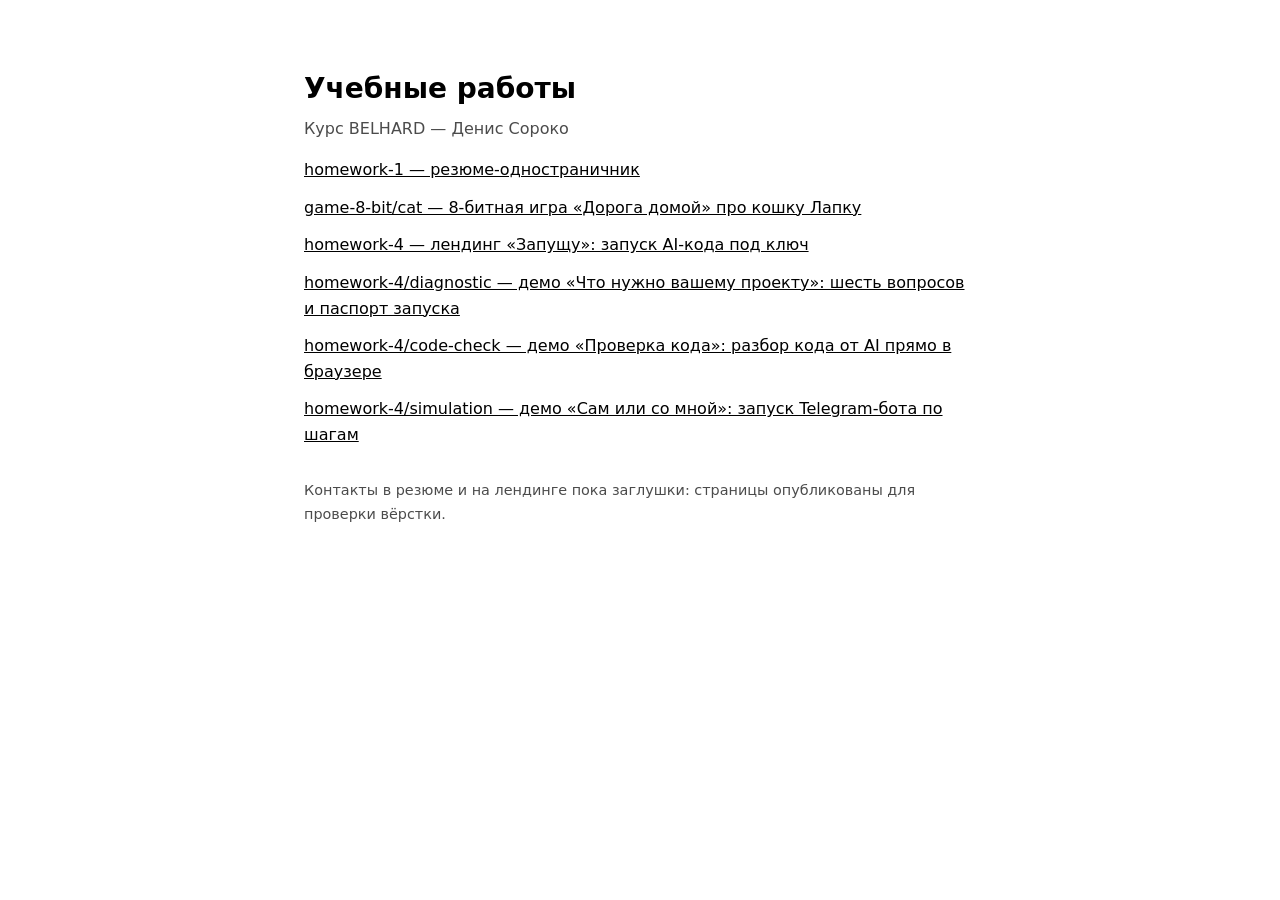
<file: index.html>
<!DOCTYPE html>
<html lang="ru">
<head>
  <meta charset="utf-8">
  <meta name="viewport" content="width=device-width, initial-scale=1">
  <title>Учебные работы — курс BELHARD</title>
  <meta name="description" content="Оглавление учебных работ по курсу BELHARD.">
  <!-- Временно: сайт опубликован для проверки вёрстки. Убрать после заполнения реальных данных. -->
  <meta name="robots" content="noindex">
  <!-- Пустая иконка: браузер не запрашивает favicon.ico и не пишет 404 в консоль -->
  <link rel="icon" href="data:,">
  <style>
    /* Страница простая и без зависимостей: оглавление, а не полноценный сайт */
    :root { color-scheme: light dark; }
    body {
      margin: 0 auto;
      padding: 48px 16px;
      max-width: 42rem;
      font: 16px/1.6 system-ui, -apple-system, "Segoe UI", sans-serif;
    }
    h1 { font-size: 1.75rem; margin-bottom: .25rem; }
    .sub { opacity: .7; margin-top: 0; }
    ul { list-style: none; padding: 0; }
    li { margin: 12px 0; }
    a { color: inherit; }
    .note { opacity: .7; font-size: .9rem; margin-top: 32px; }
  </style>
</head>
<body>
  <h1>Учебные работы</h1>
  <p class="sub">Курс BELHARD — Денис Сороко</p>

  <ul>
    <li><a href="homework-1/">homework-1 — резюме-одностраничник</a></li>
    <li><a href="game-8-bit/cat/">game-8-bit/cat — 8-битная игра «Дорога домой» про кошку Лапку</a></li>
    <li><a href="homework-4/">homework-4 — лендинг «Запущу»: запуск AI-кода под ключ</a></li>
    <li><a href="homework-4/diagnostic/">homework-4/diagnostic — демо «Что нужно вашему проекту»: шесть вопросов и паспорт запуска</a></li>
    <li><a href="homework-4/code-check/">homework-4/code-check — демо «Проверка кода»: разбор кода от AI прямо в браузере</a></li>
    <li><a href="homework-4/simulation/">homework-4/simulation — демо «Сам или со мной»: запуск Telegram-бота по шагам</a></li>
  </ul>

  <p class="note">Контакты в резюме и на лендинге пока заглушки: страницы опубликованы для проверки вёрстки.</p>
</body>
</html>
</file>
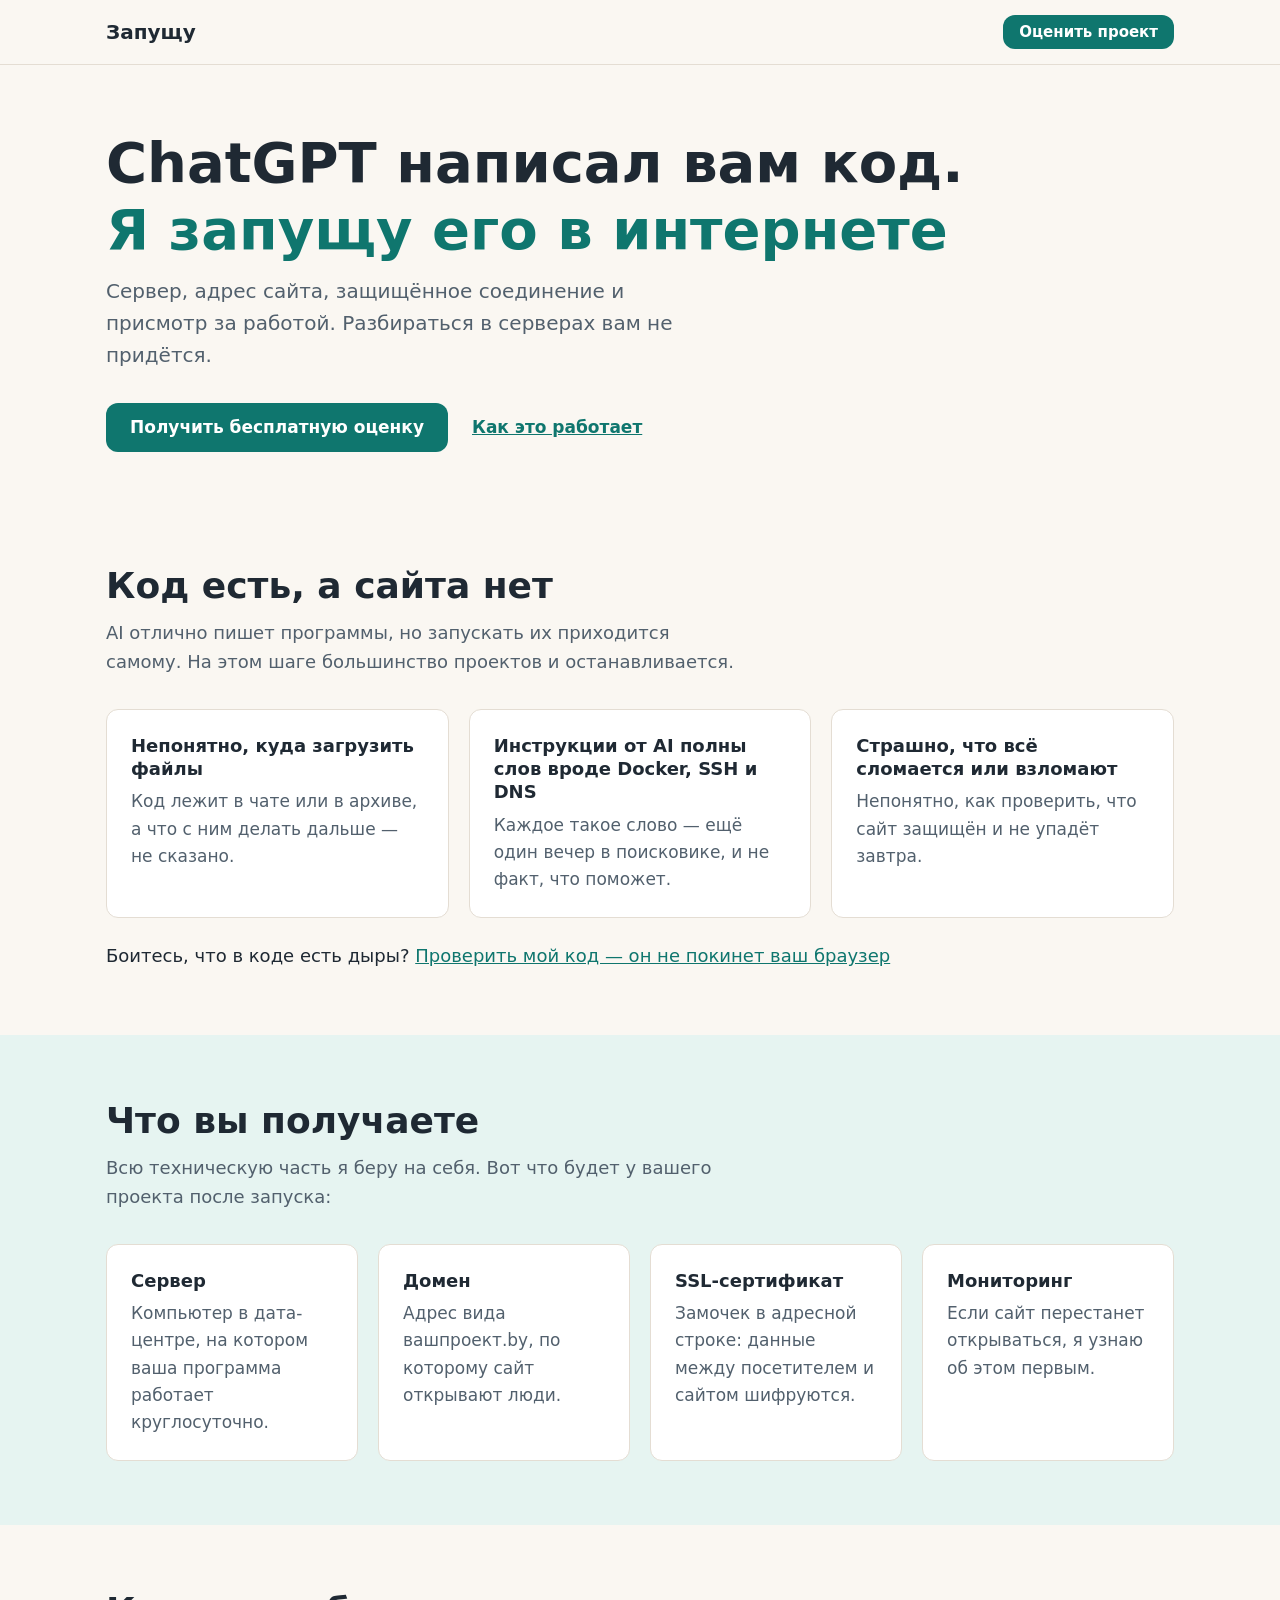
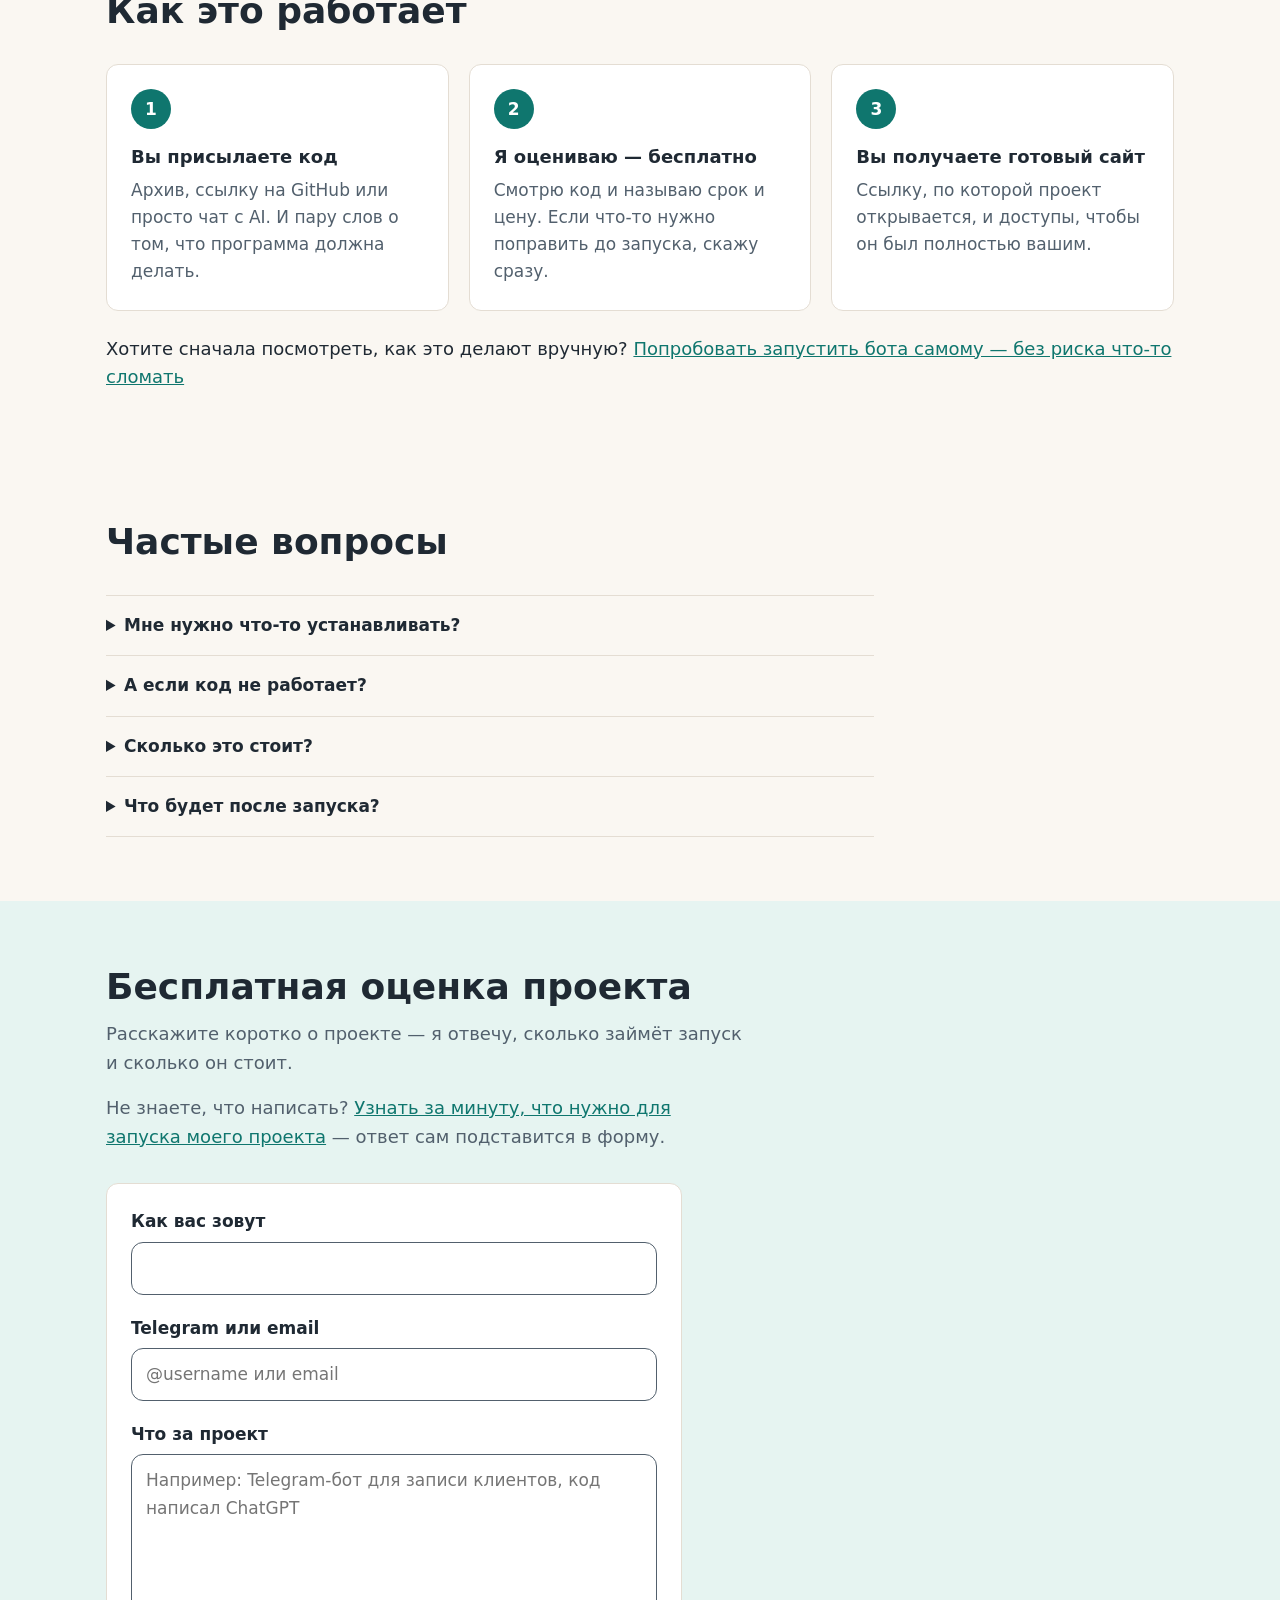
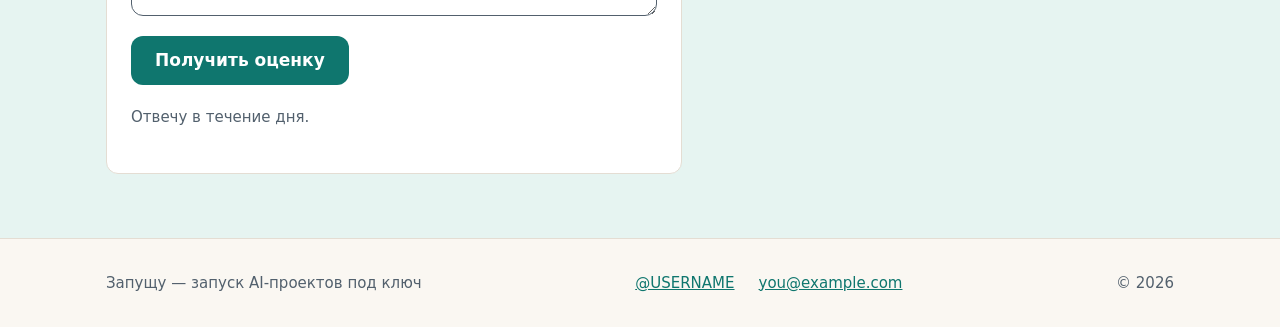
<file: homework-4/index.html>
<!DOCTYPE html>
<html lang="ru">
<head>
  <meta charset="utf-8">
  <meta name="viewport" content="width=device-width, initial-scale=1">
  <title>Запущу — запуск кода от ChatGPT и Claude под ключ</title>
  <meta name="description" content="Запущу ваш проект, написанный ChatGPT или Claude: сервер, домен, SSL и мониторинг. Оценка — бесплатно.">
  <!-- Временно: контакты и ID формы — заглушки, поэтому страница закрыта от поисковиков -->
  <meta name="robots" content="noindex">
  <!-- Пустая иконка: браузер не запрашивает favicon.ico и не пишет 404 в консоль -->
  <link rel="icon" href="data:,">
  <link rel="stylesheet" href="styles.css">
  <!-- defer: скрипт выполнится, когда разметка уже готова -->
  <script src="script.js" defer></script>
</head>
<body id="top">
  <header class="site-header">
    <div class="container site-header__inner">
      <a class="logo" href="#top">Запущу</a>
      <a class="btn btn--small" href="#form">Оценить проект</a>
    </div>
  </header>

  <main>
    <section id="hero" class="hero">
      <div class="container">
        <h1 class="hero__title">ChatGPT написал вам код. <span class="hero__accent">Я запущу его в интернете</span></h1>
        <p class="hero__lead">Сервер, адрес сайта, защищённое соединение и присмотр за работой. Разбираться в серверах вам не придётся.</p>
        <div class="hero__actions">
          <a class="btn" href="#form">Получить бесплатную оценку</a>
          <a class="hero__link" href="#steps">Как это работает</a>
        </div>
      </div>
    </section>

    <section id="problem" class="section">
      <div class="container">
        <h2 class="section-title">Код есть, а сайта нет</h2>
        <p class="section-intro">AI отлично пишет программы, но запускать их приходится самому. На этом шаге большинство проектов и останавливается.</p>
        <ul class="cards">
          <li class="card">
            <h3>Непонятно, куда загрузить файлы</h3>
            <p>Код лежит в чате или в архиве, а что с ним делать дальше — не сказано.</p>
          </li>
          <li class="card">
            <h3>Инструкции от AI полны слов вроде Docker, SSH и DNS</h3>
            <p>Каждое такое слово — ещё один вечер в поисковике, и не факт, что поможет.</p>
          </li>
          <li class="card">
            <h3>Страшно, что всё сломается или взломают</h3>
            <p>Непонятно, как проверить, что сайт защищён и не упадёт завтра.</p>
          </li>
        </ul>
        <!-- Ссылка на index.html, а не на папку: по двойному клику ссылка на папку открывает список файлов -->
        <p class="problem-cta">Боитесь, что в коде есть дыры? <a href="code-check/index.html">Проверить мой код — он не покинет ваш браузер</a></p>
      </div>
    </section>

    <section id="included" class="section section--soft">
      <div class="container">
        <h2 class="section-title">Что вы получаете</h2>
        <p class="section-intro">Всю техническую часть я беру на себя. Вот что будет у вашего проекта после запуска:</p>
        <!-- Список определений: термин и его объяснение простыми словами -->
        <dl class="cards">
          <div class="card">
            <dt>Сервер</dt>
            <dd>Компьютер в дата-центре, на котором ваша программа работает круглосуточно.</dd>
          </div>
          <div class="card">
            <dt>Домен</dt>
            <dd>Адрес вида вашпроект.by, по которому сайт открывают люди.</dd>
          </div>
          <div class="card">
            <dt>SSL-сертификат</dt>
            <dd>Замочек в адресной строке: данные между посетителем и сайтом шифруются.</dd>
          </div>
          <div class="card">
            <dt>Мониторинг</dt>
            <dd>Если сайт перестанет открываться, я узнаю об этом первым.</dd>
          </div>
        </dl>
      </div>
    </section>

    <section id="steps" class="section">
      <div class="container">
        <h2 class="section-title">Как это работает</h2>
        <ol class="cards steps">
          <li class="card step">
            <h3>Вы присылаете код</h3>
            <p>Архив, ссылку на GitHub или просто чат с AI. И пару слов о том, что программа должна делать.</p>
          </li>
          <li class="card step">
            <h3>Я оцениваю — бесплатно</h3>
            <p>Смотрю код и называю срок и цену. Если что-то нужно поправить до запуска, скажу сразу.</p>
          </li>
          <li class="card step">
            <h3>Вы получаете готовый сайт</h3>
            <p>Ссылку, по которой проект открывается, и доступы, чтобы он был полностью вашим.</p>
          </li>
        </ol>
        <p class="steps-cta">Хотите сначала посмотреть, как это делают вручную? <a href="simulation/index.html">Попробовать запустить бота самому — без риска что-то сломать</a></p>
      </div>
    </section>

    <section id="faq" class="section">
      <div class="container">
        <h2 class="section-title">Частые вопросы</h2>
        <!-- <details> раскрывается по клику сам, без JavaScript -->
        <div class="faq">
          <details class="faq__item">
            <summary>Мне нужно что-то устанавливать?</summary>
            <p>Нет. Всё настраивается на сервере, от вас нужен только код и ответы на пару вопросов.</p>
          </details>
          <details class="faq__item">
            <summary>А если код не работает?</summary>
            <p>Это видно на этапе оценки. Я скажу, что именно не так и что нужно поправить, — и можно ли сделать это вместе с запуском.</p>
          </details>
          <details class="faq__item">
            <summary>Сколько это стоит?</summary>
            <p>Зависит от проекта: простой бот и сервис с базой данных — разная работа. Поэтому сначала бесплатная оценка, и цену вы узнаёте до начала работы.</p>
          </details>
          <details class="faq__item">
            <summary>Что будет после запуска?</summary>
            <p>Мониторинг включён: если сайт упадёт, я узнаю первым. Постоянную поддержку — обновления и доработки — можно подключить отдельно.</p>
          </details>
        </div>
      </div>
    </section>

    <section id="form" class="section section--soft">
      <div class="container">
        <h2 class="section-title">Бесплатная оценка проекта</h2>
        <p class="section-intro">Расскажите коротко о проекте — я отвечу, сколько займёт запуск и сколько он стоит.</p>
        <!-- Ссылка на index.html, а не на папку: по двойному клику ссылка на папку открывает список файлов -->
        <p class="section-intro">Не знаете, что написать? <a href="diagnostic/index.html">Узнать за минуту, что нужно для запуска моего проекта</a> — ответ сам подставится в форму.</p>
        <!-- [ВАШ_ID] — заглушка: без настоящего ID из Formspree отправка всегда заканчивается ошибкой -->
        <form id="lead-form" class="lead-form" action="https://formspree.io/f/[ВАШ_ID]" method="POST">
          <div class="field">
            <label for="name">Как вас зовут</label>
            <input id="name" name="name" type="text" required maxlength="80" autocomplete="name">
          </div>
          <div class="field">
            <label for="contact">Telegram или email</label>
            <input id="contact" name="contact" type="text" required maxlength="120" placeholder="@username или email">
          </div>
          <div class="field">
            <label for="project">Что за проект</label>
            <textarea id="project" name="project" rows="5" required maxlength="2000" placeholder="Например: Telegram-бот для записи клиентов, код написал ChatGPT"></textarea>
          </div>
          <button class="btn" type="submit">Получить оценку</button>
          <p class="form-note">Отвечу в течение дня.</p>
          <!-- Сюда script.js пишет результат отправки; aria-live зачитывает его скринридером -->
          <p id="form-status" class="form-status" role="status" aria-live="polite"></p>
        </form>
      </div>
    </section>
  </main>

  <footer class="site-footer">
    <div class="container site-footer__inner">
      <p>Запущу — запуск AI-проектов под ключ</p>
      <ul class="site-footer__contacts">
        <li><a href="https://t.me/USERNAME">@USERNAME</a></li>
        <li><a href="mailto:you@example.com">you@example.com</a></li>
      </ul>
      <p>© 2026</p>
    </div>
  </footer>
</body>
</html>
</file>
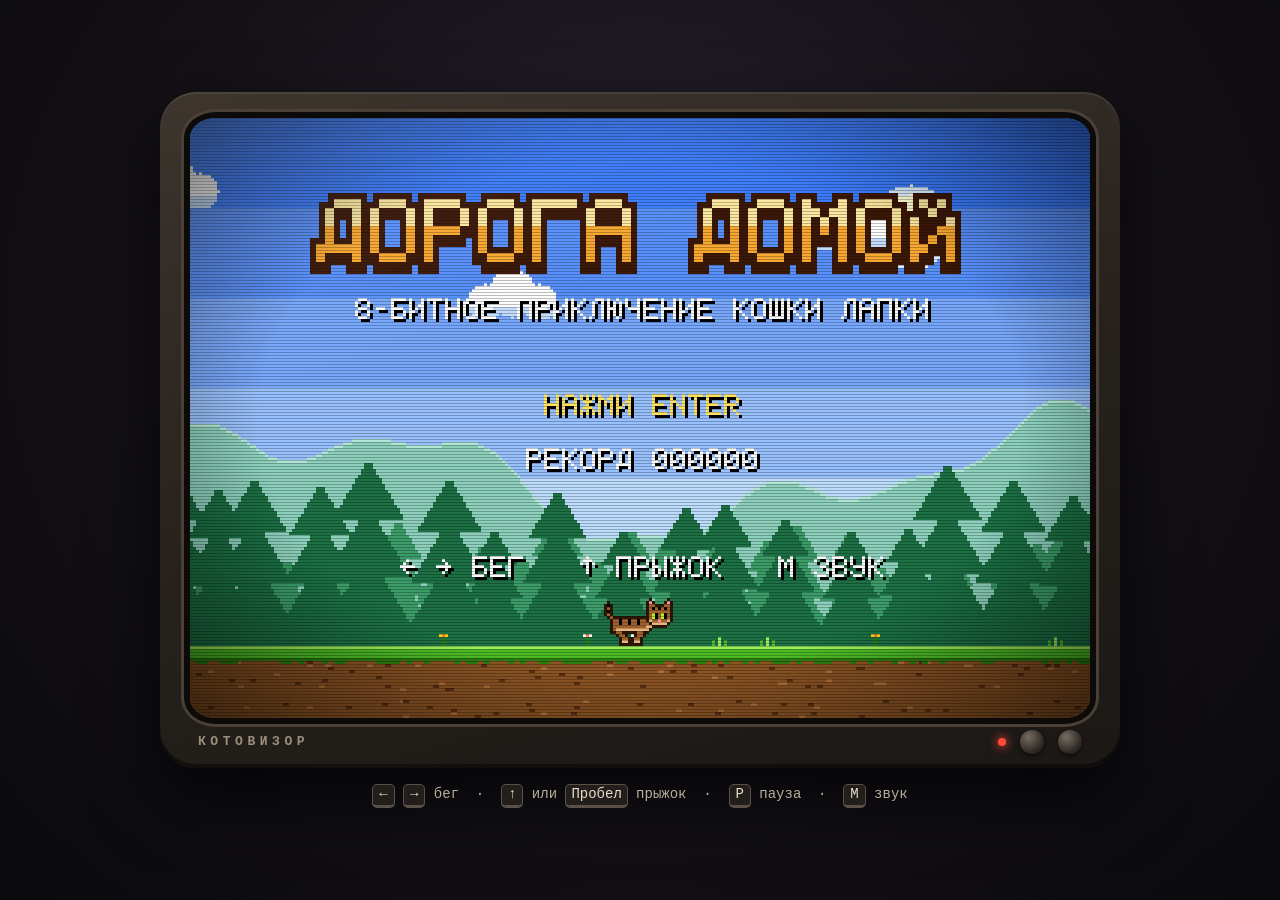
<file: game-8-bit/cat/index.html>
<!DOCTYPE html>
<html lang="ru">
<head>
<meta charset="utf-8">
<meta name="viewport" content="width=device-width, initial-scale=1">
<title>Дорога домой — 8-битная игра про кошку Лапку</title>
<meta name="description" content="Ретро-платформер в духе старых приставок: кошка Лапка выбралась из коробки в лесу и ищет дорогу домой, где её ждёт Соня.">
<meta name="theme-color" content="#110f14">
<!-- Значок вкладки нарисован прямо здесь, чтобы не нужен был отдельный файл -->
<link rel="icon" href="data:image/svg+xml,%3Csvg xmlns='http://www.w3.org/2000/svg' viewBox='0 0 100 100'%3E%3Ctext y='.9em' font-size='90'%3E%F0%9F%90%88%3C/text%3E%3C/svg%3E">
<style>
  /* Страница — «тёмная комната», в центре стоит старый телевизор с игрой */
  * { box-sizing: border-box; }
  html { height: 100%; }
  body {
    margin: 0;
    min-height: 100%;
    display: flex;
    flex-direction: column;
    align-items: center;
    justify-content: center;
    gap: 16px;
    padding: 16px;
    background: radial-gradient(ellipse at 50% 35%, #2b2430 0%, #141117 55%, #0a090c 100%);
    color: #b9ae9c;
    font: 14px/1.5 "Courier New", Courier, monospace;
  }

  /* Корпус телевизора. Экран = корпус минус поля: 960 − 2 × 30 = 900 px в ширину.
     На маленьком экране всё пропорционально ужимается, чтобы влезть без прокрутки */
  .tv {
    width: min(960px, 100%, calc((100vh - 150px) * 1.5 + 60px));
    padding: 26px 30px 14px;
    border-radius: 36px;
    background: linear-gradient(165deg, #3d352e 0%, #27221d 50%, #1b1815 100%);
    box-shadow:
      inset 0 2px 0 rgba(255, 255, 255, .08),
      inset 0 -4px 0 rgba(0, 0, 0, .45),
      0 30px 70px rgba(0, 0, 0, .75);
  }
  .screen {
    position: relative;
    aspect-ratio: 3 / 2;
    border-radius: 26px / 20px;          /* чуть выпуклый кинескоп */
    overflow: hidden;
    background: #000;
    box-shadow: 0 0 0 6px #0c0b0a, 0 0 0 9px #4a4036;
  }
  .screen canvas {
    display: block;
    width: 100%;
    height: 100%;
    image-rendering: crisp-edges;        /* пиксели остаются чёткими квадратами, без размытия */
    image-rendering: pixelated;
  }
  /* Скан-линии, затемнение по краям и блик стекла.
     pointer-events: none — клики проходят сквозь слой к игре */
  .screen::after {
    content: "";
    position: absolute;
    inset: 0;
    pointer-events: none;
    border-radius: inherit;
    background:
      linear-gradient(160deg, rgba(255, 255, 255, .07) 0%, transparent 35%),
      radial-gradient(ellipse at center, transparent 60%, rgba(0, 0, 0, .55) 100%),
      linear-gradient(to bottom, rgba(0, 0, 0, .25) 0 33%, transparent 33% 100%);
    /* Скан-линия повторяется ровно 200 раз — по одной на каждую строку игровых пикселей,
       поэтому совпадает с картинкой при любом размере экрана */
    background-size: auto, auto, 100% calc(100% / 200);
  }
  .panel {
    display: flex;
    align-items: center;
    justify-content: space-between;
    padding: 12px 8px 0;
  }
  .brand { color: #9d8f7b; font-weight: bold; letter-spacing: .35em; font-size: 13px; }
  .knobs { display: flex; align-items: center; gap: 14px; }
  .knob {
    width: 24px;
    height: 24px;
    border-radius: 50%;
    background: radial-gradient(circle at 35% 30%, #756b61, #2a2521 70%);
    box-shadow: 0 2px 4px rgba(0, 0, 0, .6);
  }
  .led { width: 8px; height: 8px; border-radius: 50%; background: #ff4a3a; box-shadow: 0 0 8px 2px rgba(255, 74, 58, .6); }

  .hint { margin: 0; text-align: center; }
  kbd {
    display: inline-block;
    min-width: 1.6em;
    padding: 0 .35em;
    border: 1px solid #5a5046;
    border-bottom-width: 3px;
    border-radius: 5px;
    background: #221e1b;
    color: #e8dcc8;
    font: inherit;
    line-height: 1.4;
    text-align: center;
  }

  /* ---------- Телефон ----------
     Кнопки как на джойстике старой приставки. Класс .touch на <html> ставит скрипт,
     когда видит сенсорный экран. Вертикально: экран сверху, кнопки под ним.
     Горизонтально: крестовина слева от экрана, прыжок справа — как на портативной приставке */
  .pad, .rotate { display: none; }
  .touch, .touch body { overscroll-behavior: none; }
  .touch body {
    display: grid;
    grid-template-columns: 1fr 1fr;
    grid-template-areas: "tv tv" "left right" "note note";
    align-content: center;
    gap: 14px 12px;
    padding: 12px;
    touch-action: manipulation;          /* двойной тап не увеличивает страницу */
    -webkit-user-select: none;
    user-select: none;
    -webkit-touch-callout: none;
  }
  .touch .hint, .touch .panel { display: none; }
  .touch .tv {
    grid-area: tv;
    justify-self: center;
    width: min(100%, calc((100vh - 210px) * 1.5 + 24px));
    width: min(100%, calc((100dvh - 210px) * 1.5 + 24px));
    padding: 12px;
    border-radius: 22px;
  }
  .touch .pad { display: flex; align-items: center; gap: 10px; touch-action: none; }
  .touch .pad-left { grid-area: left; justify-self: start; }
  .touch .pad-right { grid-area: right; justify-self: end; }
  .touch .rotate { display: block; grid-area: note; margin: 0; text-align: center; font-size: 12px; }
  .pad button {
    width: 68px;
    height: 68px;
    border: 2px solid #56493d;
    border-radius: 16px;
    background: linear-gradient(#3a332d, #1f1b18);
    color: #eee4d2;
    font: bold 22px/1 "Courier New", monospace;
    touch-action: none;
    -webkit-tap-highlight-color: transparent;
  }
  .pad .dpad { display: flex; gap: 8px; touch-action: none; }
  .pad .small { width: auto; height: 36px; padding: 0 12px; border-radius: 18px; font-size: 12px; }
  .pad .jump {
    width: 84px;
    height: 84px;
    border-color: #5c120b;
    border-radius: 50%;
    background: radial-gradient(circle at 35% 30%, #e0493a, #9a1c12);
    font-size: 28px;
  }
  .pad .menu { display: flex; flex-direction: column; gap: 8px; }
  .pad button.on { filter: brightness(1.45); transform: translateY(2px); }

  @media (orientation: landscape) {
    .touch body {
      grid-template-columns: auto 1fr auto;
      grid-template-areas: "left tv right";
      gap: 10px;
      padding: 8px;
    }
    .touch .tv {
      width: min(calc(100vw - 330px), calc((100vh - 16px) * 1.5 + 24px));
      width: min(calc(100vw - 330px), calc((100dvh - 16px) * 1.5 + 24px));
    }
    .touch .pad-left, .touch .pad-right { justify-self: center; }
    .touch .pad-right { flex-direction: column-reverse; }
    .touch .rotate { display: none; }
  }
</style>
</head>
<body>

<main class="tv">
  <div class="screen">
    <canvas id="game" width="300" height="200" role="img"
      aria-label="Игра «Дорога домой»: коричневая полосатая кошка Лапка бежит через лес, перепрыгивает мухоморы и реки"></canvas>
  </div>
  <div class="panel" aria-hidden="true">
    <span class="brand">КОТОВИЗОР</span>
    <span class="knobs"><span class="led"></span><span class="knob"></span><span class="knob"></span></span>
  </div>
</main>

<p class="hint">
  <kbd>←</kbd> <kbd>→</kbd> бег &nbsp;·&nbsp; <kbd>↑</kbd> или <kbd>Пробел</kbd> прыжок &nbsp;·&nbsp;
  <kbd>P</kbd> пауза &nbsp;·&nbsp; <kbd>M</kbd> звук
</p>

<!-- Кнопки для телефона (на компьютере спрятаны) -->
<div class="pad pad-left">
  <div class="dpad" aria-label="Крестовина: влево и вправо">
    <button type="button" data-dir="left" aria-label="Влево">◀</button>
    <button type="button" data-dir="right" aria-label="Вправо">▶</button>
  </div>
</div>
<div class="pad pad-right">
  <div class="menu">
    <button type="button" class="small" data-key="start">СТАРТ</button>
    <button type="button" class="small" id="fullscreen" hidden>ВО ВЕСЬ ЭКРАН</button>
  </div>
  <button type="button" class="jump" data-key="jump" aria-label="Прыжок">A</button>
</div>
<p class="rotate">Поверни телефон горизонтально — экран станет больше</p>

<script>
'use strict';

/* =====================================================================
   ДОРОГА ДОМОЙ — 8-битная игра про кошку Лапку.

   Кошка Лапка уснула в коробке, а проснулась в лесу. Нужно добежать
   до дома, где её ждёт девочка Соня, перепрыгивая мухоморы, ежей и реки.

   Всё в одном файле: картинки нарисованы буквами прямо в коде,
   музыка синтезируется на лету. Поэтому игра открывается двойным
   кликом и работает без интернета.

   Оглавление:
     1. Настройки              8. Мир: карта и столкновения
     2. Палитра                9. Кошка
     3. Пиксельный шрифт      10. Объекты: рыбки, мухоморы, ежи
     4. Спрайты               11. Эффекты: брызги, искры, надписи
     5. Уровни и темы         12. Рисование
     6. Звук и музыка         13. Экраны и ход игры
     7. Управление            14. Главный цикл
   ===================================================================== */


// ---------------------------------------------------------------------
// 1. НАСТРОЙКИ
// ---------------------------------------------------------------------
const W = 300, H = 200;      // внутреннее разрешение: 300×200 «кубиков», на экране растянуто в 3 раза — до 900×600
const TILE = 16;             // размер одной клетки карты
const ROWS = 13;             // строк в карте; нижняя видна наполовину, как на старых телевизорах
const GROUND_Y = 11 * TILE;  // верх земли — по нему выравниваем фон

const GRAVITY = 0.32;        // ускорение падения за кадр
const MAX_FALL = 6;          // предельная скорость падения: меньше клетки, чтобы не проскочить сквозь землю
const RUN_SPEED = 1.9;       // максимальная скорость бега
const JUMP_SPEED = 6.6;      // сила прыжка: хватает на 4 клетки вверх и почти на 5 вперёд
const START_LIVES = 9;       // у кошки девять жизней!
const FISH_FOR_LIFE = 50;    // столько рыбок — ещё одна жизнь

const canvas = document.getElementById('game');
const ctx = canvas.getContext('2d');
// Сенсорный экран? Тогда показываем кнопки и подписи «СТАРТ» вместо «ENTER»
let isTouch = matchMedia('(hover: none) and (pointer: coarse)').matches;
function enableTouch() {
  isTouch = true;
  document.documentElement.classList.add('touch');
}
if (isTouch) enableTouch();
window.addEventListener('touchstart', enableTouch, { once: true, passive: true });

// Мелкие помощники
const clamp = (v, min, max) => Math.max(min, Math.min(max, v));
const pad = (n, len) => String(n).padStart(len, '0');
const overlap = (a, b) => a.x < b.x + b.w && a.x + a.w > b.x && a.y < b.y + b.h && a.y + a.h > b.y;
// «Случайное» число от 0 до 1, но для одного и того же n — всегда одно и то же.
// Так трава и цветы на земле не «прыгают» от кадра к кадру
const rnd = n => { const s = Math.sin(n * 127.1 + 311.7) * 43758.5453; return s - Math.floor(s); };

function rect(g, x, y, w, h, color) {
  g.fillStyle = color;
  g.fillRect(x, y, w, h);
}


// ---------------------------------------------------------------------
// 2. ПАЛИТРА — как у старой приставки: немного ярких цветов.
//    Каждая буква в рисунках спрайтов означает свой цвет.
// ---------------------------------------------------------------------
const PAL = {
  o: '#2c1608', // контур — почти чёрный, тёплый коричневый
  k: '#000000', // чёрный: полоски кошки, зрачки, нос ежа
  b: '#a0602c', // коричневая шерсть кошки
  l: '#e8b478', // светлая шерсть: мордочка, грудка, лапки
  p: '#f890a8', // розовый: нос и уши кошки, щёчки Сони
  e: '#b8f018', // жёлто-зелёные глаза
  w: '#fcfcfc', // белый
  r: '#e82818', // красный: шляпка мухомора, бант Сони
  R: '#a01008', // тень под шляпкой, улыбка Сони
  c: '#fce4b0', // кремовый: ножка гриба, мордочка ежа
  y: '#f8b800', // золотая рыбка
  Y: '#fcf0a0', // блик на рыбке
  a: '#d05800', // брюшко рыбки
  h: '#6c5440', // иголки ежа
  H: '#a88c6c', // светлые иголки
  x: '#c8904c', // картон коробки
  X: '#8c5c28', // тень картона
  t: '#ecd8a8', // скотч
  s: '#fcc8a0', // кожа Сони
  g: '#f8c848', // золотистые волосы
  G: '#c88820', // тень на волосах
  d: '#3c8cfc', // голубое платье
  D: '#1c5cc8', // тень на платье
  n: '#6c3010', // туфельки
};


// ---------------------------------------------------------------------
// 3. ПИКСЕЛЬНЫЙ ШРИФТ 5×7 — буквы нарисованы решётками.
//    Хочешь поправить букву — перерисуй её «#» и «.».
// ---------------------------------------------------------------------
const FONT = {};
const FONT_SRC = [
  ['АБВГДЕЁЖ', `
    .###. ##### ####. ##### ..### ##### .#.#. #.#.#
    #...# #.... #...# #.... .#..# #.... ..... #.#.#
    #...# #.... #...# #.... .#..# #.... ##### .###.
    ##### ####. ####. #.... .#..# ####. #.... ..#..
    #...# #...# #...# #.... .#..# #.... ####. .###.
    #...# #...# #...# #.... ##### #.... #.... #.#.#
    #...# ####. ####. #.... #...# ##### ##### #.#.#`],
  ['ЗИЙКЛМНО', `
    .###. #...# .#.#. #...# ..### #...# #...# .###.
    #...# #...# ..#.. #..#. .#..# ##.## #...# #...#
    ....# #..## #...# #.#.. .#..# #.#.# #...# #...#
    ..##. #.#.# #..## ##... .#..# #.#.# ##### #...#
    ....# ##..# #.#.# #.#.. .#..# #...# #...# #...#
    #...# #...# ##..# #..#. .#..# #...# #...# #...#
    .###. #...# #...# #...# #...# #...# #...# .###.`],
  ['ПРСТУФХЦ', `
    ##### ####. .###. ##### #...# ..#.. #...# #..#.
    #...# #...# #...# ..#.. #...# .###. #...# #..#.
    #...# #...# #.... ..#.. #...# #.#.# .#.#. #..#.
    #...# ####. #.... ..#.. .#### #.#.# ..#.. #..#.
    #...# #.... #.... ..#.. ....# #.#.# .#.#. #..#.
    #...# #.... #...# ..#.. #...# .###. #...# #####
    #...# #.... .###. ..#.. .###. ..#.. #...# ....#`],
  ['ЧШЩЪЫЬЭЮЯ', `
    #...# #.#.# #.#.# ##... #...# #.... .###. #..#. .####
    #...# #.#.# #.#.# .#... #...# #.... #...# #.#.# #...#
    #...# #.#.# #.#.# .#... #...# #.... ....# #.#.# #...#
    .#### #.#.# #.#.# .###. ##..# ####. ..### ###.# .####
    ....# #.#.# #.#.# .#..# #.#.# #...# ....# #.#.# ..#.#
    ....# #.#.# ##### .#..# #.#.# #...# #...# #.#.# .#..#
    ....# ##### ....# .###. ##..# ####. .###. #..#. #...#`],
  ['0123456789', `
    .###. ..#.. .###. ##### ...#. ##### ..##. ##### .###. .###.
    #...# .##.. #...# ....# ..##. #.... .#... ....# #...# #...#
    #..## ..#.. ....# ...#. .#.#. ####. #.... ...#. #...# #...#
    #.#.# ..#.. ...#. ..##. #..#. ....# ####. ..#.. .###. .####
    ##..# ..#.. ..#.. ....# ##### ....# #...# .#... #...# ....#
    #...# ..#.. .#... #...# ...#. #...# #...# .#... #...# ...#.
    .###. .###. ##### .###. ...#. .###. .###. .#... .###. .##..`],
  ['DFGIJLNQ', `
    ####. ##### .###. .###. ..### #.... #...# .###.
    #...# #.... #...# ..#.. ...#. #.... #...# #...#
    #...# #.... #.... ..#.. ...#. #.... ##..# #...#
    #...# ####. #.### ..#.. ...#. #.... #.#.# #...#
    #...# #.... #...# ..#.. ...#. #.... #..## #.#.#
    #...# #.... #...# ..#.. #..#. #.... #...# #..#.
    ####. #.... .#### .###. .##.. ##### #...# .##.#`],
  ['RSUVWYZ', `
    ####. .###. #...# #...# #...# #...# #####
    #...# #...# #...# #...# #...# #...# ....#
    #...# #.... #...# #...# #...# .#.#. ...#.
    ####. .###. #...# #...# #.#.# ..#.. ..#..
    #.#.. ....# #...# #...# #.#.# ..#.. .#...
    #..#. #...# #...# .#.#. #.#.# ..#.. #....
    #...# .###. .###. ..#.. .#.#. ..#.. #####`],
  ['.,!?:-+×/←→↑♥()', `
    ..... ..... ..#.. .###. ..... ..... ..... ..... ....# ..... ..... ..#.. ..... ...#. .#...
    ..... ..... ..#.. #...# ..#.. ..... ..#.. #...# ....# ..#.. ..#.. .###. ##.## ..#.. ..#..
    ..... ..... ..#.. ....# ..... ..... ..#.. .#.#. ...#. .#... ...#. #.#.# ##### .#... ...#.
    ..... ..... ..#.. ...#. ..... .###. ##### ..#.. ..#.. ##### ##### ..#.. ##### .#... ...#.
    ..... ..... ..#.. ..#.. ..... ..... ..#.. .#.#. .#... .#... ...#. ..#.. .###. .#... ...#.
    ..... ..#.. ..... ..... ..#.. ..... ..#.. #...# #.... ..#.. ..#.. ..#.. ..#.. ..#.. ..#..
    ..#.. .#... ..#.. ..#.. ..... ..... ..... ..... #.... ..... ..... ..... ..... ...#. .#...`],
];
for (const [chars, block] of FONT_SRC) {
  const lines = block.trim().split('\n').map(line => line.trim().split(/\s+/));
  [...chars].forEach((ch, i) => { FONT[ch] = lines.map(row => row[i]); });
  if (lines.some(row => row.length !== chars.length)) console.warn('Шрифт: не совпадает число букв в блоке', chars);
}
// Латинские буквы, которые выглядят как русские, берём готовыми
for (const [lat, cyr] of Object.entries({ A: 'А', B: 'В', C: 'С', E: 'Е', H: 'Н', K: 'К', M: 'М', O: 'О', P: 'Р', T: 'Т', X: 'Х' })) {
  FONT[lat] = FONT[cyr];
}

// Рисует одну строку. scale — во сколько раз крупнее, g — на каком холсте
function paintText(g, str, x, y, color, scale = 1) {
  g.fillStyle = color;
  for (let i = 0; i < str.length; i++) {
    const glyph = FONT[str[i]];
    if (!glyph) continue;                       // пробел и незнакомые символы пропускаем
    for (let row = 0; row < 7; row++) {
      for (let col = 0; col < 5; col++) {
        if (glyph[row][col] === '#') g.fillRect(x + (i * 6 + col) * scale, y + row * scale, scale, scale);
      }
    }
  }
}

// Пишем текст на экране игры. align: 'left' | 'center' | 'right', shadow — цвет тени
function text(str, x, y, { color = '#fcfcfc', scale = 1, align = 'left', shadow = null, g = ctx } = {}) {
  str = String(str).toUpperCase();
  const width = str.length * 6 * scale - scale;
  if (align === 'center') x -= Math.floor(width / 2);
  if (align === 'right') x -= width;
  x = Math.round(x);
  y = Math.round(y);
  if (shadow) paintText(g, str, x + scale, y + scale, shadow, scale);
  paintText(g, str, x, y, color, scale);
}

// ---------------------------------------------------------------------
// 4. СПРАЙТЫ — картинки нарисованы буквами палитры, «.» — прозрачно.
//    Поменяй буквы — поменяется картинка. Все строки одного рисунка
//    должны быть одинаковой длины.
// ---------------------------------------------------------------------

// Создаёт маленький холст и даёт на нём порисовать
function makeCanvas(w, h, paint) {
  const c = document.createElement('canvas');
  c.width = w;
  c.height = h;
  paint(c.getContext('2d'));
  return c;
}

// Превращает рисунок из букв в картинку
function sprite(rows) {
  if (rows.some(row => row.length !== rows[0].length)) console.warn('Спрайт: строки разной длины', rows);
  return makeCanvas(rows[0].length, rows.length, g => {
    rows.forEach((row, y) => {
      for (let x = 0; x < row.length; x++) {
        if (row[x] !== '.') rect(g, x, y, 1, 1, PAL[row[x]]);
      }
    });
  });
}

// Поворачивает рисунок на четверть оборота (для рыбы, которая выпрыгивает из реки)
function rotateRows(rows, clockwise) {
  const h = rows.length, w = rows[0].length, out = [];
  for (let x = 0; x < w; x++) {
    let line = '';
    for (let y = 0; y < h; y++) line += clockwise ? rows[h - 1 - y][x] : rows[y][w - 1 - x];
    out.push(line);
  }
  return out;
}

// Кошка смотрит вправо. Верх (голова, спина, хвост) одинаковый во всех кадрах,
// а лапы в каждом кадре свои — из их смены и получается бег.
// o — контур, b — коричневая шерсть, k — чёрные полоски, l — светлая шерсть
const CAT_TOP = [
  '...............o.....o..',
  '.o............opo...opo.',
  'oko...........obbooobbo.',
  'obo...........obkbkbkbo.',
  'oko...........obbbbbbbo.',
  'obo...........obekbekbo.',
  '.oboooooooooooobekbekbo.',
  '..obbkbbkbbkbbolbbpbblo.',
  '..obbkbbkbbkbbbolllllo..',
  '..obbbbbbbbbbbllooooo...',
  '..oblllllllllllo........',
];
// Та же кошка, но моргает: вместо глаз — чёрточки
const CAT_BLINK = CAT_TOP.map((row, i) =>
  i === 5 ? 'obo...........obbbbbbbo.' :
  i === 6 ? '.oboooooooooooobkkbkkbo.' : row);

const CAT_LEGS = {
  stand: [                       // стоит
    '..obbooooooobbo.........',
    '..obbo.....obbo.........',
    '..obbo.....obbo.........',
    '..ollo.....ollo.........',
    '..oooo.....oooo.........',
  ],
  spread: [                      // лапы врозь — в беге и в прыжке
    '..obbooooooobbo.........',
    '.obbo.......obbo........',
    'obbo.........obbo.......',
    'ollo..........ollo......',
    'oooo..........oooo......',
  ],
  together: [                    // лапы вместе — в беге и в падении
    '..oobbooooobboo.........',
    '....obbo..obbo..........',
    '.....obboobbo...........',
    '.....olloollo...........',
    '.....oooooooo...........',
  ],
};

// Картонная коробка, из которой кошка вылезает в начале игры
const BOX_CLOSED = [
  '........................',
  '........................',
  '........................',
  '........................',
  '........................',
  '........................',
  '..oooooooooooooooooooo..',
  '..oxxxxxxxxttxxxxxxxxo..',
  '..oXXXXXXXXttXXXXXXXXo..',
  '..oxxxxxxxxttxxxxxxxxo..',
  '..oxxxxxxxxttxxxxxxxxo..',
  '..oxxxxxxxxxxxxxxxxxxo..',
  '..oxxxxxxxxxxxxxxxxxxo..',
  '..oxxxxxxxxxxxxxxxxxxo..',
  '..oXXXXXXXXXXXXXXXXXXo..',
  '..oooooooooooooooooooo..',
];
const BOX_OPEN = [
  '........................',
  '........................',
  'oo....................oo',
  'oxo..................oxo',
  '.oxo................oxo.',
  '..oxo..............oxo..',
  '..ooXXXXXXXXXXXXXXXXoo..',
  '..oooooooooooooooooooo..',
  '..oxxxxxxxxxxxxxxxxxxo..',
  '..oxxxxxxxxxxxxxxxxxxo..',
  '..oxxxxxxxxxxxxxxxxxxo..',
  '..oxxxxxxxxxxxxxxxxxxo..',
  '..oxxxxxxxxxxxxxxxxxxo..',
  '..oxxxxxxxxxxxxxxxxxxo..',
  '..oXXXXXXXXXXXXXXXXXXo..',
  '..oooooooooooooooooooo..',
];

// Мухомор — трогать нельзя!
const MUSHROOM = [
  '................',
  '................',
  '................',
  '......oooo......',
  '....oorrrroo....',
  '...orrwwrrrro...',
  '..orrwwrrrwwro..',
  '..orrrrrrrwwro..',
  '.orwwrrrrrrrrro.',
  '.orwwrrrrwwrrro.',
  '.oRRRRRRRRRRRRo.',
  '...ooccccccoo...',
  '......occo......',
  '......occo......',
  '.....occcco.....',
  '.....oooooo.....',
];

// Ёжик идёт вправо; два кадра — переставляет лапки
const HOG = [
  '................',
  '................',
  '................',
  '................',
  '................',
  '....o.o.o.o.....',
  '...ohohohoho....',
  '..ohHhHhHhHho...',
  '.ohHhHhHhHhHco..',
  '.ohhHhHhHhHcccoo',
  'ohHhHhHhHhcckcco',
  'ohhHhHhHhhccccck',
  'ohHhHhHhhcccccoo',
  '.oooooooooooooo.',
  '..oco.....oco...',
  '..ooo.....ooo...',
];
const HOG_STEP = HOG.slice(0, 14).concat(['...oco...oco....', '...ooo...ooo....']);

// Рыбка — её собираем
const FISH = [
  '.....oooo...',
  'o...oyyyyo..',
  'oo.oyyYyyyo.',
  'oaoyyyyyykyo',
  'oaoyyyyyyyyo',
  'oo.oaaaaaao.',
  'o...oaaaao..',
  '.....oooo...',
];

// Соня — девочка, которая ждёт Лапку у дома: два хвостика с бантиками, голубое платье.
// s — кожа, g — волосы, d — платье, w — воротничок и гольфы, n — туфельки
const SONYA = [
  '.....oooooo.....',
  '....oggggggo....',
  '...oggggGgggo...',
  '..oggggGGggggo..',
  'rroggggggggggorr',
  'rrogssssssssgorr',
  '.gogskssssksgog.',
  '.gogskssssksgog.',
  '.gogpsssssspgog.',
  '.gogsssRRsssgog.',
  '.gooossssssooog.',
  '.gg..oossoo..gg.',
  '.oo.owwwwwwo.oo.',
  '..osoddddddoso..',
  '..osoddddddoso..',
  '..osoDDDDDDoso..',
  '..osddddddddso..',
  '..oddddDDddddo..',
  '.odddddDDdddddo.',
  '.oDDDDDDDDDDDDo.',
  '..oooooooooooo..',
  '....owwoowwo....',
  '....owwoowwo....',
  '...onnnoonnno...',
];
// Радостная Соня: глаза-«галочки» и открытая улыбка
const SONYA_HAPPY = SONYA.map((row, i) =>
  i === 7 ? '.gogksksskskgog.' :
  i === 10 ? '.gooossRRssooog.' : row);
// Шаг: одна туфелька приподнята
const SONYA_STEP = SONYA_HAPPY.slice(0, 22).concat(['....onnoowwo....', '........onnno...']);

const SPR = {
  catIdle:   sprite([...CAT_TOP, ...CAT_LEGS.stand]),
  catBlink:  sprite([...CAT_BLINK, ...CAT_LEGS.stand]),
  catJump:   sprite([...CAT_TOP, ...CAT_LEGS.spread]),
  catFall:   sprite([...CAT_TOP, ...CAT_LEGS.together]),
  // Цикл бега: врозь → стоя → вместе → стоя
  catRun:    [CAT_LEGS.spread, CAT_LEGS.stand, CAT_LEGS.together, CAT_LEGS.stand]
               .map(legs => sprite([...CAT_TOP, ...legs])),
  boxClosed: sprite(BOX_CLOSED),
  boxOpen:   sprite(BOX_OPEN),
  mushroom:  sprite(MUSHROOM),
  hog:       [sprite(HOG), sprite(HOG_STEP)],
  fish:      sprite(FISH),
  fishUp:    sprite(rotateRows(FISH, false)),   // носом вверх — взлетает
  fishDown:  sprite(rotateRows(FISH, true)),    // носом вниз — падает обратно
  sonya:      sprite(SONYA),
  sonyaHappy: sprite(SONYA_HAPPY),
  sonyaStep:  sprite(SONYA_STEP),
};

// Рисует спрайт; flipX — отразить (смотрит влево), flipY — вверх ногами
function drawSprite(img, x, y, flipX = false, flipY = false) {
  x = Math.round(x);
  y = Math.round(y);
  if (!flipX && !flipY) {
    ctx.drawImage(img, x, y);
    return;
  }
  ctx.save();
  ctx.translate(x + (flipX ? img.width : 0), y + (flipY ? img.height : 0));
  ctx.scale(flipX ? -1 : 1, flipY ? -1 : 1);
  ctx.drawImage(img, 0, 0);
  ctx.restore();
}

// ---------------------------------------------------------------------
// 5. УРОВНИ И ТЕМЫ
//
// Уровень нарисован буквами — одна буква = одна клетка 16×16.
//   .  воздух                  #  земля (сверху сама вырастет трава)
//   ~  река — упадёшь в воду, потеряешь жизнь
//   S  камень                  L  бревно
//   =  мостик: на него можно запрыгнуть и снизу
//   B  коробка с рыбкой — стукни её головой снизу
//   o  рыбка — собирай         f  рыба в реке: выпрыгивает, лови её!
//   M  мухомор — не трогай!    h  ёжик — не трогай!
//   C  флажок: если кошка упадёт, она начнёт отсюда
//   P  откуда кошка начинает   E  указатель «ДОМОЙ» — конец уровня
//   D  дом — конец игры        G  Соня: ждёт кошку у дома
//   t  ёлка, T  берёза, *  куст, F  забор — просто украшения
// ---------------------------------------------------------------------
const LEVELS = [
  {
    name: 'ЛЕС', theme: 'morning', music: 'forest', startInBox: true,
    map: [
      '................................................................................................................................................................',
      '................................................................................................................................................................',
      '................................................................................................................................................................',
      '................................................................................................................................................................',
      '................................................................................................................................................................',
      '................................................................................................................................................................',
      '................................................................................................................................................................',
      '..................................BB..................................................ooo...ooo..................B.B............................................',
      '..............ooo.........oo.....................ooo.................................=====.=====.................................................ooo............',
      '.............o...o.......o..o....................###..........oo....oo................................oo....oo..................................o...o...........',
      'T..P...t....*..M......*.............t...C...T..#####....h..............t....M...C..t....M.....M...................*.....C....h....L....T.h....*.........t...E...',
      '##########################~~##################################~~SSS~~################################~~~SSS~~~###################################~~~############',
      '##########################~~##################################~~SSS~~################################~~~SSS~~f###################################~~~############',
    ],
  },
  {
    name: 'У РЕКИ', theme: 'day', music: 'river',
    map: [
      '....................................................................................................................................................................................',
      '....................................................................................................................................................................................',
      '....................................................................................................................................................................................',
      '....................................................................................................................................................................................',
      '....................................................................................................................................................................................',
      '....................................................................................................................................................................................',
      '....................................................................................................................................................................................',
      '..................................................ooo.............................BB.BB.............................................................................................',
      '.................................................SSSS..............oo...................................oooooooo.............o.....o................................................',
      '.........oo.................oo................................oo.....ooooo.............................==========...........o.o...o.o............ooo................................',
      '.P...t...........T......................C....M..........M............SSS........C..T.....LL......h......................C....M.....M...##...................h..M...T...h.t.....E....',
      '#########~~############=====~~=====###########################~~SSS~~SSS~~#############################~~~~~~~~~~################################~~~################################',
      '#########~~############~~~~~~~~~~~~###########################~~SSS~fSSS~f#############################~~~~~f~~~~################################~f~################################',
    ],
  },
  {
    name: 'ДОРОГА ДОМОЙ', theme: 'sunset', music: 'home',
    map: [
      '....................................................................................................................................................................................',
      '....................................................................................................................................................................................',
      '....................................................................................................................................................................................',
      '....................................................................................................................................................................................',
      '....................................................................................................................................................................................',
      '....................................................................................................................................................................................',
      '....................................................................................................................................................................................',
      '......................................................................ooo...............................B.B.B...................oooo................................................',
      '............................oooo.....................................=====.....................................................SSSSSS............o.....o............................',
      '...........................######...........oo...oo.....................................oo....................................SSSSSSSS..........o.o...o.o...........................',
      '.P....t....T....*........##########.M...C.................h...FFF....M...M..FFF.C.............................L......h..C....SSSSSSSSSS......FFF.M.....M...FFF....FFFF..*....G..D...',
      '############################################~~SSS~~#################################====~~=====#####################################################################################',
      '############################################~~SSS~f#################################~~~~f~~~~~~#####################################################################################',
    ],
  },
];

// Время суток у каждого уровня своё: утро → день → закат.
// Небо — полосами сверху вниз, как рисовали на старых приставках.
const THEMES = {
  morning: {
    sky: ['#3c7cfc', '#5890fc', '#78a8fc', '#98c0fc', '#bcdcfc'],
    sun: { x: 240, y: 36, r: 11, color: '#fcfcd0', glow: '#d8ecfc' },
    cloud: ['#fcfcfc', '#c4dcfc'],
    hills: '#8cd0bc', hillsRim: '#b0e4d4',
    forestFar: '#3c9c68', forestNear: '#1c7044',
    grass: ['#a0ec5c', '#4cbc24', '#2c7c10'],   // светлая, обычная и тёмная трава
    dirt: ['#8c5424', '#b07038', '#5c3010'],    // земля, светлые и тёмные крошки
    water: ['#b0e8fc', '#48a4fc', '#2468d8'],   // блики, вода, глубина
    leaves: ['#8ce454', '#3cac2c', '#1c6c1c'],
  },
  day: {
    sky: ['#2464ec', '#3c7cf4', '#5c98fc', '#80b4fc', '#a8d0fc'],
    sun: { x: 64, y: 30, r: 12, color: '#fcfcb0', glow: '#bcdcfc' },
    cloud: ['#fcfcfc', '#bcd4fc'],
    hills: '#7cacdc', hillsRim: '#a8c8ec',
    forestFar: '#2c9454', forestNear: '#146838',
    grass: ['#a0ec5c', '#4cbc24', '#2c7c10'],
    dirt: ['#8c5424', '#b07038', '#5c3010'],
    water: ['#a8e4fc', '#3c9cfc', '#1c5cd0'],
    leaves: ['#8ce454', '#3cac2c', '#1c6c1c'],
  },
  sunset: {
    sky: ['#2c1854', '#58206c', '#943068', '#d4504c', '#f89444'],
    sun: { x: 176, y: 128, r: 20, color: '#fcd878', glow: '#fcb058', stripes: true },
    cloud: ['#fcb0a0', '#c8687c'],
    hills: '#7c2c5c', hillsRim: '#a84468',
    forestFar: '#4c1844', forestNear: '#2c0c2c',
    grass: ['#c8d85c', '#7ca030', '#44641c'],
    dirt: ['#7c4424', '#a05c34', '#4c2414'],
    water: ['#fcc088', '#d06c70', '#703070'],   // в реке отражается закат
    leaves: ['#b8d058', '#6c9434', '#34541c'],
  },
};

// ---------------------------------------------------------------------
// 6. ЗВУК И МУЗЫКА — всё синтезируется на лету через Web Audio.
//    Инструменты как у приставки: две «пищалки» (прямоугольная волна
//    разной ширины), треугольная волна для баса и шум для барабанов.
// ---------------------------------------------------------------------
let actx = null;                        // звуковой движок; браузер разрешает его только после нажатия
let master, sfxBus, musicBus;           // микшер: общая громкость, эффекты и музыка отдельно
let pulseWide, pulseThin, noiseBuffer;  // «инструменты»
const MUSIC_VOLUME = 0.4;
let muted = false;
try { muted = localStorage.getItem('cat-home-muted') === '1'; } catch (e) { /* хранилище недоступно — не страшно */ }

function initAudio() {
  if (actx) {
    if (actx.state === 'suspended') actx.resume();
    return;
  }
  const AudioCtx = window.AudioContext || window.webkitAudioContext;
  if (!AudioCtx) return;                // совсем старый браузер — играем без звука
  actx = new AudioCtx();
  master = actx.createGain();
  master.gain.value = muted ? 0 : 0.7;
  master.connect(actx.destination);
  sfxBus = actx.createGain();
  sfxBus.gain.value = 0.55;
  sfxBus.connect(master);
  musicBus = newMusicBus();
  pulseWide = makePulseWave(0.25);      // звонкая «пищалка» — для мелодии
  pulseThin = makePulseWave(0.125);     // тонкая и тихая — для аккордов
  noiseBuffer = actx.createBuffer(1, actx.sampleRate, actx.sampleRate);
  const data = noiseBuffer.getChannelData(0);
  for (let i = 0; i < data.length; i++) data[i] = Math.random() * 2 - 1;
}

function newMusicBus() {
  const bus = actx.createGain();
  bus.gain.value = MUSIC_VOLUME;
  bus.connect(master);
  return bus;
}

// Прямоугольная волна нужной ширины, собранная из синусоид (ряд Фурье)
function makePulseWave(duty) {
  const n = 64, real = new Float32Array(n), imag = new Float32Array(n);
  for (let i = 1; i < n; i++) {
    real[i] = Math.sin(2 * Math.PI * i * duty) / (i * Math.PI);
    imag[i] = (1 - Math.cos(2 * Math.PI * i * duty)) / (i * Math.PI);
  }
  return actx.createPeriodicWave(real, imag);
}

// Одна нота: частота, длительность, тембр и громкость
function tone(bus, time, freq, dur, { wave = 'square', vol = 0.2, slide = 0, sustain = 0.7, vibrato = 0 } = {}) {
  const osc = actx.createOscillator();
  if (wave === 'wide') osc.setPeriodicWave(pulseWide);
  else if (wave === 'thin') osc.setPeriodicWave(pulseThin);
  else osc.type = wave;
  osc.frequency.setValueAtTime(freq, time);
  if (slide) osc.frequency.exponentialRampToValueAtTime(slide, time + dur);   // звук «съезжает» вверх или вниз
  if (vibrato) {                        // лёгкое дрожание длинных нот — как у живого певца
    const lfo = actx.createOscillator(), depth = actx.createGain();
    lfo.frequency.value = 5.5;
    depth.gain.setValueAtTime(0, time);
    depth.gain.linearRampToValueAtTime(vibrato, time + Math.min(0.25, dur));
    lfo.connect(depth).connect(osc.detune);
    lfo.start(time);
    lfo.stop(time + dur + 0.05);
  }
  const env = actx.createGain();        // громкость: быстро вверх, потом плавно вниз — без щелчков
  const release = Math.min(0.05, dur / 3);
  env.gain.setValueAtTime(0, time);
  env.gain.linearRampToValueAtTime(vol, time + 0.005);
  env.gain.linearRampToValueAtTime(vol * sustain, time + dur - release);
  env.gain.linearRampToValueAtTime(0, time + dur);
  osc.connect(env).connect(bus);
  osc.start(time);
  osc.stop(time + dur + 0.05);
}

// Шум — для барабанов и всплесков
function noise(bus, time, dur, { vol = 0.2, type = 'highpass', freq = 5000, q = 1 } = {}) {
  const src = actx.createBufferSource();
  src.buffer = noiseBuffer;
  const filter = actx.createBiquadFilter();
  filter.type = type;
  filter.frequency.value = freq;
  filter.Q.value = q;
  const env = actx.createGain();
  env.gain.setValueAtTime(vol, time);
  env.gain.exponentialRampToValueAtTime(0.001, time + dur);
  src.connect(filter).connect(env).connect(bus);
  src.start(time, Math.random() * 0.5, dur + 0.05);
}

// «Мяу»: высота звука и окраска гласной меняются — м-я-у
function meow(time) {
  const d = 0.55;
  const osc = actx.createOscillator();
  osc.type = 'sawtooth';
  osc.frequency.setValueAtTime(420, time);
  osc.frequency.linearRampToValueAtTime(720, time + 0.14);
  osc.frequency.linearRampToValueAtTime(600, time + 0.32);
  osc.frequency.linearRampToValueAtTime(380, time + d);
  const filter = actx.createBiquadFilter();
  filter.type = 'bandpass';
  filter.Q.value = 2.5;
  filter.frequency.setValueAtTime(600, time);
  filter.frequency.linearRampToValueAtTime(1700, time + 0.16);
  filter.frequency.linearRampToValueAtTime(700, time + d);
  const env = actx.createGain();
  env.gain.setValueAtTime(0, time);
  env.gain.linearRampToValueAtTime(0.5, time + 0.07);
  env.gain.linearRampToValueAtTime(0.4, time + d - 0.12);
  env.gain.linearRampToValueAtTime(0, time + d);
  osc.connect(filter).connect(env).connect(sfxBus);
  osc.start(time);
  osc.stop(time + d + 0.05);
}

// Звуковые эффекты
function play(fn) { if (actx) fn(actx.currentTime + 0.005); }
const sfx = {
  jump:   () => play(t => tone(sfxBus, t, 280, 0.16, { wave: 'wide', vol: 0.16, slide: 620, sustain: 0.6 })),
  fish:   () => play(t => {
    tone(sfxBus, t, 1319, 0.07, { wave: 'thin', vol: 0.12 });
    tone(sfxBus, t + 0.07, 1976, 0.18, { wave: 'thin', vol: 0.12, sustain: 0.5 });
  }),
  catch:  () => play(t => [784, 988, 1175, 1568].forEach((f, i) => tone(sfxBus, t + i * 0.06, f, 0.1, { wave: 'wide', vol: 0.13 }))),
  box:    () => play(t => tone(sfxBus, t, 220, 0.08, { vol: 0.14, slide: 110 })),
  bonk:   () => play(t => tone(sfxBus, t, 140, 0.06, { wave: 'triangle', vol: 0.3, slide: 80 })),
  splash: () => play(t => {
    noise(sfxBus, t, 0.45, { vol: 0.35, type: 'bandpass', freq: 900, q: 0.6 });
    tone(sfxBus, t, 520, 0.25, { wave: 'triangle', vol: 0.25, slide: 90 });
  }),
  drip:   () => play(t => noise(sfxBus, t, 0.18, { vol: 0.12, type: 'bandpass', freq: 1400, q: 0.8 })),
  hurt:   () => play(t => tone(sfxBus, t, 880, 0.45, { wave: 'wide', vol: 0.18, slide: 120, sustain: 0.8 })),
  flag:   () => play(t => {
    tone(sfxBus, t, 1047, 0.08, { wave: 'thin', vol: 0.12 });
    tone(sfxBus, t + 0.09, 1568, 0.2, { wave: 'thin', vol: 0.12 });
  }),
  life:   () => play(t => [1047, 1319, 1568, 2093].forEach((f, i) => tone(sfxBus, t + i * 0.07, f, 0.09, { wave: 'thin', vol: 0.12 }))),
  pop:    () => play(t => tone(sfxBus, t, 300, 0.1, { vol: 0.12, slide: 900 })),
  rustle: () => play(t => noise(sfxBus, t, 0.12, { vol: 0.15, type: 'bandpass', freq: 2500 })),
  blip:   () => play(t => tone(sfxBus, t, 1760, 0.025, { wave: 'thin', vol: 0.04 })),
  pause:  () => play(t => {
    tone(sfxBus, t, 988, 0.06, { wave: 'thin', vol: 0.1 });
    tone(sfxBus, t + 0.08, 1319, 0.08, { wave: 'thin', vol: 0.1 });
  }),
  meow:   () => play(meow),
};

// ---- Ноты ----
const NOTE_STEPS = { C: 0, D: 2, E: 4, F: 5, G: 7, A: 9, B: 11 };
// «F#5» → номер ноты (как клавиша пианино); ля первой октавы A4 = 69 = 440 Гц
function noteToMidi(name) {
  const m = /^([A-G])([#b]?)(\d)$/.exec(name);
  return 12 * (Number(m[3]) + 1) + NOTE_STEPS[m[1]] + (m[2] === '#' ? 1 : m[2] === 'b' ? -1 : 0);
}
const midiToFreq = n => 440 * Math.pow(2, (n - 69) / 12);

// Мелодия записана восьмыми: «G5 . B5 -» — нота, пауза, нота, «-» тянет предыдущую ноту
function parseMelody(textLine) {
  const tokens = textLine.trim().split(/\s+/), notes = [];
  tokens.forEach((tok, i) => {
    if (tok === '.' || tok === '-') return;
    let len = 1;
    while (tokens[i + len] === '-') len++;
    notes.push({ at: i, midi: noteToMidi(tok), len });
  });
  return notes;
}

// Аккорд «Em» → звуки аккорда и нота для баса
function parseChord(name) {
  const m = /^([A-G])([#b]?)(m?)$/.exec(name);
  const root = (NOTE_STEPS[m[1]] + (m[2] === '#' ? 1 : m[2] === 'b' ? -1 : 0) + 12) % 12;
  let bass = 36 + root;
  if (bass < 40) bass += 12;            // бас держим в удобном диапазоне
  return { root, tones: [0, m[3] ? 3 : 4, 7], bass };
}

// ---- Песни ----
// chords — аккорд на каждый такт («C+D» — полтакта C, полтакта D),
// lead — мелодия по тактам, bass — рисунок баса восьмыми
// (0 — основной звук аккорда, 7 — квинта, 12 — октава выше, null — тишина),
// drums — барабаны шестнадцатыми: k — бочка, s — малый, h — тарелочка.
const SONGS = {
  // Уровень 1: бодрая лесная тропинка, соль мажор
  forest: {
    bpm: 140,
    chords: 'G Em C D G Em C+D G C D Em Em C D G D',
    lead: [
      'G5 . B5 A5 G5 . D5 .',   'E5 . G5 F#5 E5 . B4 .',  'C5 . E5 D5 C5 . A4 .',   'D5 . F#5 E5 D5 C5 B4 A4',
      'G5 . B5 A5 G5 . D5 .',   'E5 . G5 F#5 E5 . G5 A5', 'B5 . A5 G5 A5 . F#5 D5', 'G5 - - - . . . D5',
      'E5 - - D5 C5 - D5 E5',   'F#5 - - E5 D5 - E5 F#5', 'G5 - - F#5 E5 - F#5 G5', 'B5 - - - A5 - G5 -',
      'E5 - - D5 C5 - D5 E5',   'F#5 - - E5 D5 - E5 F#5', 'G5 - D5 - B4 - D5 -',    'A5 - - - F#5 - D5 -',
    ],
    bass: [0, null, 7, null, 12, null, 7, null],
    harmony: 'stab',
    drums: 'k.h.s.h.k.hks.h.',
  },
  // Уровень 2: течёт река — ре мажор, «перекатывающийся» ритм
  river: {
    bpm: 132,
    chords: 'D A Bm G D A G A Em A D Bm Em A D D',
    lead: [
      'F#5 - - E5 - - D5 -',    'E5 - - C#5 - - A4 -',    'D5 - - C#5 - - B4 -',    'D5 - - - B4 - - -',
      'F#5 - - E5 - - D5 -',    'E5 - - A5 - - G5 -',     'F#5 - - E5 - - D5 -',    'E5 - - - - - . .',
      'G5 - F#5 - E5 - B4 -',   'C#5 - E5 - A5 - G5 -',   'F#5 - - - A5 - F#5 -',   'D5 - - - F#5 - B5 -',
      'G5 - - F#5 E5 - F#5 G5', 'A5 - - G5 E5 - C#5 -',   'D5 - F#5 - A5 - D6 -',   'D6 - - - - - . .',
    ],
    bass: [0, 7, 12, 7, 0, 7, 12, 7],
    harmony: 'arp',
    drums: 'k.h.h.k.h.h.s.h.',
  },
  // Заставка, уровень 3 и финал: тёплая мелодия «дорога домой», до мажор
  home: {
    bpm: 112,
    chords: 'C G Am F C G F G F G Em Am F G C C',
    lead: [
      'G4 - C5 - E5 - D5 C5',   'D5 - - - B4 - G4 -',     'A4 - C5 - E5 - D5 C5',   'C5 - - - A4 - - -',
      'G4 - C5 - E5 - G5 -',    'G5 - F5 - D5 - B4 -',    'A4 - C5 - F5 - E5 D5',   'D5 - - - - - . .',
      'A5 - - G5 F5 - - -',     'G5 - - F5 D5 - - -',     'E5 - - D5 E5 - G5 -',    'A5 - - - E5 - - -',
      'F5 - - E5 D5 - C5 -',    'B4 - C5 - D5 - G5 -',    'E5 - - - D5 - C5 -',     'C5 - - - - - . .',
    ],
    bass: [0, null, 7, null, 12, null, 7, null],
    harmony: 'broken',
    drums: 'k...h.h.k...h.h.',
  },
};

// Короткие мелодии-сигналы
const JINGLES = {
  clear:    ['G5 C6 E6 G6 - - E6 G6 - - - -', 170],
  home:     ['C5 E5 G5 C6 - B5 C6 D6 E6 - - - - - - -', 150],
  sad:      ['G4 - F#4 - F4 - E4 - - - - -', 200],
  gameover: ['A4 - C5 - B4 - G#4 - A4 - - - - - - -', 110],
};

// Раскладываем песню по шестнадцатым долям: в каждой доле — список нот для разных инструментов
function buildSong(def) {
  const bars = def.chords.split(' ');
  const steps = Array.from({ length: bars.length * 16 }, () => []);
  def.lead.forEach((line, bar) => {
    for (const n of parseMelody(line)) steps[bar * 16 + n.at * 2].push({ inst: 'lead', midi: n.midi, len: n.len * 2 });
  });
  bars.forEach((barName, bar) => {
    const halves = barName.split('+');
    for (let s = 0; s < 16; s++) {
      const chord = parseChord(halves[halves.length > 1 && s >= 8 ? 1 : 0]);
      const at = steps[bar * 16 + s];
      // звук аккорда в диапазоне соль малой — фа-диез первой октавы, под мелодией
      const chordNote = i => 55 + (chord.root + chord.tones[i] + 5) % 12;
      if (s % 2 === 0 && def.bass[s / 2] !== null) {
        let len = 2;                           // нота баса тянется до следующей — звук плотнее
        while (s / 2 + len / 2 < 8 && def.bass[s / 2 + len / 2] === null) len += 2;
        at.push({ inst: 'bass', midi: chord.bass + def.bass[s / 2], len });
      }
      if (def.harmony === 'arp') at.push({ inst: 'arp', midi: chordNote([0, 1, 2, 1][s % 4]), len: 1 });
      if (def.harmony === 'stab' && s % 4 === 2) [0, 1, 2].forEach(i => at.push({ inst: 'stab', midi: chordNote(i), len: 1 }));
      if (def.harmony === 'broken' && s % 2 === 0) at.push({ inst: 'arp', midi: chordNote([0, 1, 2, 1][(s / 2) % 4]), len: 2 });
      const drum = { k: 'kick', s: 'snare', h: 'hat' }[def.drums[s]];
      if (drum) at.push({ inst: drum });
    }
  });
  return { bpm: def.bpm, steps };
}
const SONG_DATA = Object.fromEntries(Object.entries(SONGS).map(([name, def]) => [name, buildSong(def)]));

// Сыграть одну ноту песни в нужный момент
function playEvent(ev, time, stepDur) {
  const dur = (ev.len || 1) * stepDur;
  const f = ev.midi ? midiToFreq(ev.midi) : 0;
  switch (ev.inst) {
    case 'lead':  tone(musicBus, time, f, dur * 0.92, { wave: 'wide', vol: 0.2, sustain: 0.65, vibrato: dur > 0.35 ? 10 : 0 }); break;
    case 'arp':   tone(musicBus, time, f, dur * 0.8, { wave: 'thin', vol: 0.055, sustain: 0.5 }); break;
    case 'stab':  tone(musicBus, time, f, dur * 0.9, { wave: 'thin', vol: 0.045, sustain: 0.4 }); break;
    case 'bass':  tone(musicBus, time, f, dur * 0.85, { wave: 'triangle', vol: 0.38, sustain: 0.9 }); break;
    case 'kick':  tone(musicBus, time, 150, 0.12, { wave: 'triangle', vol: 0.5, slide: 45, sustain: 0.3 }); break;
    case 'snare': noise(musicBus, time, 0.12, { vol: 0.16, type: 'bandpass', freq: 1800, q: 0.8 }); break;
    case 'hat':   noise(musicBus, time, 0.035, { vol: 0.07, type: 'highpass', freq: 7000 }); break;
  }
}

// Проигрыватель: каждый кадр заранее ставит в очередь ноты на ближайшие доли секунды
const music = { name: '', song: null, step: 0, time: 0, paused: false };

function playMusic(name) {
  if (!actx || music.name === name) return;
  stopMusic();
  music.name = name;
  music.song = SONG_DATA[name];
  music.step = 0;
  music.time = actx.currentTime + 0.08;
}

function stopMusic() {
  music.name = '';
  music.song = null;
  music.paused = false;
  if (!actx) return;
  // Уже запланированные ноты глушим вместе со старым «проводом», а музыку дальше ведём по новому
  const old = musicBus;
  old.gain.setTargetAtTime(0, actx.currentTime, 0.02);
  setTimeout(() => old.disconnect(), 400);
  musicBus = newMusicBus();
}

function pauseMusic(paused) {
  if (!actx || !music.song) return;
  music.paused = paused;
  musicBus.gain.setTargetAtTime(paused ? 0 : MUSIC_VOLUME, actx.currentTime, 0.02);
  if (!paused) music.time = actx.currentTime + 0.05;
}

function updateMusic() {
  if (!actx || !music.song || music.paused) return;
  const stepDur = 60 / music.song.bpm / 4;
  if (music.time < actx.currentTime - 0.25) music.time = actx.currentTime + 0.05;  // вкладка «спала» — не догоняем
  while (music.time < actx.currentTime + 0.2) {
    for (const ev of music.song.steps[music.step]) playEvent(ev, music.time, stepDur);
    music.time += stepDur;
    music.step = (music.step + 1) % music.song.steps.length;
  }
}

function playJingle(name) {
  if (!actx) return;
  const [line, bpm] = JINGLES[name];
  const stepDur = 60 / bpm / 2;
  const t0 = actx.currentTime + 0.03;
  for (const n of parseMelody(line)) {
    const t = t0 + n.at * stepDur, d = n.len * stepDur * 0.95;
    tone(sfxBus, t, midiToFreq(n.midi), d, { wave: 'wide', vol: 0.2, sustain: 0.7 });
    tone(sfxBus, t, midiToFreq(n.midi - 12), d, { wave: 'triangle', vol: 0.3, sustain: 0.9 });
  }
}

function toggleMute() {
  muted = !muted;
  try { localStorage.setItem('cat-home-muted', muted ? '1' : '0'); } catch (e) { /* не страшно */ }
  if (actx) master.gain.setTargetAtTime(muted ? 0 : 0.7, actx.currentTime, 0.02);
  showToast(muted ? 'ЗВУК ВЫКЛ' : 'ЗВУК ВКЛ');
}

// ---------------------------------------------------------------------
// 7. УПРАВЛЕНИЕ: клавиатура и кнопки на экране телефона
// ---------------------------------------------------------------------
const input = { left: false, right: false, jump: false };   // что зажато прямо сейчас
const pressed = {};                                          // что нажали в этом кадре

// e.code — это физическая клавиша, поэтому WASD работает и в русской раскладке
const KEYS = {
  ArrowLeft: 'left', KeyA: 'left',
  ArrowRight: 'right', KeyD: 'right',
  ArrowUp: 'jump', KeyW: 'jump', Space: 'jump', KeyZ: 'jump',
  Enter: 'start', NumpadEnter: 'start',
  KeyP: 'pause', Escape: 'pause',
  KeyM: 'mute',
};

function setKey(action, down) {
  if (down && !input[action]) pressed[action] = true;
  input[action] = down;
}

window.addEventListener('keydown', e => {
  const action = KEYS[e.code];
  if (!action) return;
  e.preventDefault();             // стрелки и пробел двигают кошку, а не прокручивают страницу
  initAudio();                    // звук браузер разрешает только после действия игрока
  if (e.repeat) return;           // зажатая клавиша не «нажимается» много раз
  if (action === 'mute') toggleMute();
  else setKey(action, true);
});
window.addEventListener('keyup', e => {
  const action = KEYS[e.code];
  if (action && action !== 'mute') setKey(action, false);
});

// Ушли в другую вкладку или окно — отпускаем кнопки и ставим паузу
function releaseAll() {
  for (const k in input) input[k] = false;
  document.querySelectorAll('.pad .on').forEach(b => b.classList.remove('on'));
}
window.addEventListener('blur', () => { releaseAll(); autoPause(); });
document.addEventListener('visibilitychange', () => { if (document.hidden) { releaseAll(); autoPause(); } });

// Крестовина — одна зона: левая половина «влево», правая «вправо».
// Большой палец можно не отрывать и просто перекатывать с одной стрелки на другую
const dpad = document.querySelector('.dpad');
let dpadFinger = null;
function dpadMove(e) {
  const box = dpad.getBoundingClientRect();
  const left = e.clientX < box.left + box.width / 2;
  setKey('left', left);
  setKey('right', !left);
  dpad.children[0].classList.toggle('on', left);
  dpad.children[1].classList.toggle('on', !left);
}
function dpadEnd(e) {
  if (e.pointerId !== dpadFinger) return;
  dpadFinger = null;
  setKey('left', false);
  setKey('right', false);
  for (const b of dpad.children) b.classList.remove('on');
}
// Палец уехал за край кнопки — всё равно следим за ним.
// Некоторые браузеры этого не умеют — тогда просто работаем без «захвата»
function capture(el, e) {
  try { el.setPointerCapture(e.pointerId); } catch (err) { /* не страшно */ }
}
dpad.addEventListener('pointerdown', e => {
  e.preventDefault();
  initAudio();
  dpadFinger = e.pointerId;
  capture(dpad, e);
  dpadMove(e);
});
dpad.addEventListener('pointermove', e => { if (e.pointerId === dpadFinger) dpadMove(e); });
dpad.addEventListener('pointerup', dpadEnd);
dpad.addEventListener('pointercancel', dpadEnd);

// Кнопки «A» (прыжок) и «СТАРТ»
document.querySelectorAll('.pad [data-key]').forEach(btn => {
  const action = btn.dataset.key;
  const release = () => { setKey(action, false); btn.classList.remove('on'); };
  btn.addEventListener('pointerdown', e => {
    e.preventDefault();
    initAudio();
    capture(btn, e);
    setKey(action, true);
    btn.classList.add('on');
  });
  btn.addEventListener('pointerup', release);
  btn.addEventListener('pointercancel', release);
});
// Долгое нажатие не должно открывать меню «сохранить картинку» и т. п.
document.querySelectorAll('.pad, canvas').forEach(el => el.addEventListener('contextmenu', e => e.preventDefault()));

// Во весь экран — только там, где браузер это умеет (на iPhone кнопки не будет)
const fullscreenBtn = document.getElementById('fullscreen');
if (document.documentElement.requestFullscreen) {
  fullscreenBtn.hidden = false;
  fullscreenBtn.addEventListener('click', () => {
    if (document.fullscreenElement) {
      document.exitFullscreen();
      return;
    }
    document.documentElement.requestFullscreen()
      .then(() => screen.orientation && screen.orientation.lock && screen.orientation.lock('landscape'))
      .catch(() => { /* не разрешили — играем как есть */ });
  });
}

// Тап или клик по экрану игры — «дальше» на заставках (во время игры ничего не делает)
canvas.addEventListener('pointerdown', () => {
  initAudio();
  if (state !== 'play') pressed.start = true;
});

// ---------------------------------------------------------------------
// 8. МИР: карта, клетки, столкновения, подготовка картинок уровня
// ---------------------------------------------------------------------
let level = LEVELS[0];     // описание текущего уровня
let theme = THEMES.morning;
let tiles = [];            // карта: tiles[строка][столбец] — буква клетки
let cols = 0;              // ширина уровня в клетках
let objects = [];          // рыбки, мухоморы, ежи, флажки, дом...
let effects = [];          // брызги, искры, дымок
let popups = [];           // всплывающие надписи и облачка с репликами
let bumps = [];            // коробки, которые подпрыгнули от удара головой
let checkpoint = { x: 0, y: 0 };
let camX = 0;              // насколько камера сдвинута вправо
let bg = null;             // заранее нарисованный фон: небо, холмы, лес
let levelCanvas = null;    // заранее нарисованные земля, камни и украшения всего уровня

const SOLID = '#SLBb';     // клетки, сквозь которые не пройти
const isSolid = t => SOLID.includes(t);

function tileAt(tx, ty) {
  if (ty < 0 || ty >= ROWS) return '.';   // выше и ниже карты — пустота
  if (tx < 0 || tx >= cols) return '#';   // слева и справа — невидимая стена
  return tiles[ty][tx];
}

// Двигаем объект по горизонтали; упёрся в стену — останавливаем. Возвращает true, если упёрся
function moveX(e) {
  e.x += e.vx;
  const top = Math.floor(e.y / TILE), bottom = Math.floor((e.y + e.h - 0.01) / TILE);
  if (e.vx > 0) {
    const tx = Math.floor((e.x + e.w - 0.01) / TILE);
    for (let ty = top; ty <= bottom; ty++) {
      if (isSolid(tileAt(tx, ty))) { e.x = tx * TILE - e.w; e.vx = 0; return true; }
    }
  } else if (e.vx < 0) {
    const tx = Math.floor(e.x / TILE);
    for (let ty = top; ty <= bottom; ty++) {
      if (isSolid(tileAt(tx, ty))) { e.x = (tx + 1) * TILE; e.vx = 0; return true; }
    }
  }
  return false;
}

// Двигаем по вертикали: приземляемся на землю и мостики, бьёмся головой о потолок.
// Если ударились головой — возвращает клетку, в которую ударились
function moveY(e) {
  const oldBottom = e.y + e.h;
  e.y += e.vy;
  e.onGround = false;
  const left = Math.floor(e.x / TILE), right = Math.floor((e.x + e.w - 0.01) / TILE);
  if (e.vy > 0) {
    const ty = Math.floor((e.y + e.h - 0.01) / TILE);
    for (let tx = left; tx <= right; tx++) {
      const t = tileAt(tx, ty);
      // На мостик «=» встаём, только если были над ним, — снизу он пропускает
      if (isSolid(t) || (t === '=' && oldBottom <= ty * TILE + 0.01)) {
        e.y = ty * TILE - e.h;
        e.vy = 0;
        e.onGround = true;
        return null;
      }
    }
  } else if (e.vy < 0) {
    const ty = Math.floor(e.y / TILE);
    let hit = null;
    const center = e.x + e.w / 2;
    for (let tx = left; tx <= right; tx++) {
      if (!isSolid(tileAt(tx, ty))) continue;
      // Из двух клеток над головой выбираем ту, что ближе к центру кошки
      if (!hit || Math.abs(tx * TILE + 8 - center) < Math.abs(hit.tx * TILE + 8 - center)) hit = { tx, ty };
    }
    if (hit) {
      e.y = (ty + 1) * TILE;
      e.vy = 0;
      return hit;
    }
  }
  return null;
}

// Где в этом столбце поверхность воды
function waterTop(tx) {
  for (let ty = 0; ty < ROWS; ty++) if (tiles[ty][tx] === '~') return ty * TILE + 5;
  return H + 100;
}

// ---- Картинки, которые рисуем один раз при загрузке уровня ----

// Круг из пикселей
function pixelCircle(g, cx, cy, r, color) {
  g.fillStyle = color;
  for (let dy = -r; dy <= r; dy++) {
    const dx = Math.floor(Math.sqrt(r * r - dy * dy));
    g.fillRect(cx - dx, cy + dy, dx * 2 + 1, 1);
  }
}

// Силуэт ёлки из трёх ярусов-«ступенек»
function pineSilhouette(g, cx, bottom, h, color) {
  g.fillStyle = color;
  const tier = Math.max(4, Math.floor(h / 3));
  for (let y = 0; y < h; y++) {
    const t = Math.min(2, Math.floor(y / tier)), yin = y - t * tier;
    const hw = Math.floor(yin * 0.6) + t * 2 + 1;
    g.fillRect(cx - hw, bottom - h + y, hw * 2 + 1, 1);
  }
}

// Фон: небо с солнцем, облако, дальние холмы и два ряда леса.
// Холмы и лес шириной 512 пикселей повторяются по кругу и едут медленнее земли — так кажется, что они далеко
function buildBackground(th) {
  const sky = makeCanvas(W, H, g => {
    // Небо — ровными полосами: плавных градиентов у старых приставок не было
    th.sky.forEach((color, i) => rect(g, 0, i * 30, W, i === th.sky.length - 1 ? H : 30, color));
    const s = th.sun;
    pixelCircle(g, s.x, s.y, s.r + 3, s.glow);
    pixelCircle(g, s.x, s.y, s.r, s.color);
    if (s.stripes) {   // полоски на закатном солнце
      [[4, 1], [8, 2], [12, 2], [16, 3]].forEach(([dy, h]) => rect(g, s.x - s.r - 3, s.y + dy, (s.r + 3) * 2 + 1, h, th.sky[4]));
    }
  });
  const cloud = makeCanvas(40, 16, g => {
    const puffs = [[11, 10, 6], [20, 7, 8], [29, 10, 6]];
    for (let y = 0; y < 16; y++) {
      for (let x = 0; x < 40; x++) {
        if (puffs.some(([cx, cy, r]) => (x - cx) ** 2 + (y - cy) ** 2 <= r * r)) rect(g, x, y, 1, 1, th.cloud[y >= 12 ? 1 : 0]);
      }
    }
  });
  const hills = makeCanvas(512, H, g => {
    for (let x = 0; x < 512; x++) {
      const k = 2 * Math.PI * x / 512;
      const top = Math.round(120 - 16 * Math.sin(2 * k + 0.6) - 8 * Math.sin(5 * k + 2.1) - 3 * Math.sin(11 * k));
      rect(g, x, top, 1, H - top, th.hills);
      rect(g, x, top, 1, 1, th.hillsRim);
    }
  });
  const forest = (color, spacing, minH, maxH, seed) => makeCanvas(512, H, g => {
    rect(g, 0, GROUND_Y - 6, 512, H, color);
    for (let x = 0; x < 512; x += spacing) {
      const h = minH + Math.floor(rnd(x + seed) * (maxH - minH));
      const cx = x + Math.floor(rnd(x * 3 + seed) * spacing * 0.6);
      for (const shift of [-512, 0, 512]) pineSilhouette(g, cx + shift, GROUND_Y - 4, h, color);
    }
  });
  return {
    sky, cloud, hills,
    mid: forest(th.forestFar, 13, 22, 40, 1),
    near: forest(th.forestNear, 19, 34, 58, 7),
  };
}

// Кружок листвы с тенью и бликами
function leafBlob(g, cx, cy, r, [light, mid, dark]) {
  pixelCircle(g, cx, cy, r, dark);
  pixelCircle(g, cx - 1, cy - 1, r - 2, mid);
  for (let i = 0; i < 4; i++) {
    rect(g, cx - r / 2 + Math.floor(rnd(cx * 7 + i) * r), cy - r / 2 + Math.floor(rnd(cy * 5 + i) * r * 0.8), 2, 1, light);
  }
}

// Украшения: ёлка, берёза, куст, забор
function buildDecor(th) {
  const trunk = '#6c3c14';
  const pine = makeCanvas(32, 60, g => {
    rect(g, 14, 50, 4, 10, trunk);
    for (const t of [{ bottom: 53, h: 20, hw: 14 }, { bottom: 38, h: 18, hw: 11 }, { bottom: 24, h: 18, hw: 8 }]) {
      for (let i = 0; i < t.h; i++) {
        const y = t.bottom - t.h + i, hw = Math.round((i + 1) / t.h * t.hw);
        rect(g, 16 - hw, y, hw * 2, 1, th.leaves[2]);
        rect(g, 16 - hw, y, hw, 1, th.leaves[1]);
        if (i % 3 === 0) rect(g, 16 - hw, y, 2, 1, th.leaves[0]);
      }
    }
  });
  const birch = makeCanvas(32, 72, g => {
    rect(g, 14, 18, 4, 54, '#f0f0e8');
    rect(g, 17, 18, 1, 54, '#b8b8b0');
    for (let y = 26, i = 0; y < 70; y += 7, i++) rect(g, 14 + (i % 2), y, 2, 1, '#202020');
    leafBlob(g, 10, 18, 9, th.leaves);
    leafBlob(g, 22, 12, 10, th.leaves);
    leafBlob(g, 23, 25, 7, th.leaves);
    leafBlob(g, 12, 29, 6, th.leaves);
  });
  const bush = makeCanvas(32, 16, g => {
    leafBlob(g, 9, 11, 7, th.leaves);
    leafBlob(g, 23, 11, 7, th.leaves);
    leafBlob(g, 16, 8, 8, th.leaves);
    rect(g, 2, 15, 28, 1, th.leaves[2]);
  });
  const fence = makeCanvas(16, 16, g => {
    for (const y of [6, 11]) { rect(g, 0, y, 16, 2, '#c08040'); rect(g, 0, y + 1, 16, 1, '#7c4818'); }
    for (const x of [2, 10]) {
      rect(g, x, 3, 4, 13, '#c88c48');
      rect(g, x, 3, 1, 13, '#e8b878');
      rect(g, x + 3, 3, 1, 13, '#7c4818');
      rect(g, x + 1, 2, 2, 1, '#c88c48');
    }
  });
  return { pine, birch, bush, fence };
}

// ---- Клетки карты ----
function drawGroundTile(g, x, y, seed, open, th) {
  const [dirt, crumb, dark] = th.dirt;
  rect(g, x, y, TILE, TILE, dirt);
  for (let i = 0; i < 5; i++) {   // камешки и крошки
    rect(g, x + 1 + Math.floor(rnd(seed + i * 1.7) * 13), y + 2 + Math.floor(rnd(seed + i * 3.1 + 9) * 13), 2, 1, i % 2 ? crumb : dark);
  }
  if (open.left) rect(g, x, y, 1, TILE, dark);        // край обрыва
  if (open.right) rect(g, x + 15, y, 1, TILE, dark);
  if (!open.top) return;
  const [light, grass, deep] = th.grass;               // сверху растёт трава
  rect(g, x, y, TILE, 4, grass);
  rect(g, x, y, TILE, 1, light);
  for (let i = 0; i < TILE; i += 2) rect(g, x + i, y + 4, 2, rnd(seed + i) < 0.5 ? 1 : 2, deep);
  const r = rnd(seed * 3.3);                           // травинки и цветочки
  if (r < 0.3) {
    rect(g, x + 4, y - 2, 1, 2, grass);
    rect(g, x + 6, y - 3, 1, 3, light);
    rect(g, x + 8, y - 2, 1, 2, grass);
  } else if (r < 0.42) {
    rect(g, x + 10, y - 3, 1, 3, deep);
    rect(g, x + 9, y - 4, 3, 1, r < 0.36 ? '#f8f8f8' : '#fcd800');
    rect(g, x + 10, y - 4, 1, 1, '#f87858');
  }
}

function drawStoneTile(g, x, y) {
  rect(g, x + 1, y, 14, 16, '#3c3c3c');
  rect(g, x, y + 1, 16, 14, '#3c3c3c');
  rect(g, x + 1, y + 1, 14, 14, '#9c9c9c');
  rect(g, x + 2, y + 2, 6, 2, '#d8d8d8');
  rect(g, x + 2, y + 2, 2, 5, '#d8d8d8');
  rect(g, x + 1, y + 13, 14, 2, '#6c6c6c');
  rect(g, x + 13, y + 3, 2, 11, '#6c6c6c');
  rect(g, x + 9, y + 7, 2, 1, '#6c6c6c');
}

function drawLogTile(g, x, y, leftEnd, rightEnd) {
  rect(g, x, y + 1, TILE, 15, '#8c5424');
  rect(g, x, y + 1, TILE, 1, '#4c2808');
  rect(g, x, y + 2, TILE, 2, '#b07038');
  rect(g, x, y + 7, TILE, 1, '#6c3c14');
  rect(g, x, y + 11, TILE, 1, '#6c3c14');
  rect(g, x, y + 15, TILE, 1, '#4c2808');
  for (const [end, ex] of [[leftEnd, x], [rightEnd, x + 11]]) {
    if (!end) continue;                                 // спил бревна с кольцами
    rect(g, ex, y + 2, 5, 13, '#4c2808');
    rect(g, ex + 1, y + 3, 3, 11, '#e0b878');
    rect(g, ex + 2, y + 6, 1, 5, '#a87840');
  }
}

function drawPlankTile(g, x, y) {
  rect(g, x, y, TILE, 5, '#c07830');
  rect(g, x, y, TILE, 1, '#e8a860');
  rect(g, x, y + 4, TILE, 1, '#6c3810');
  rect(g, x + 7, y + 1, 1, 3, '#6c3810');
  rect(g, x + 2, y + 2, 1, 1, '#3c1c08');
  rect(g, x + 12, y + 2, 1, 1, '#3c1c08');
}

// Всю неподвижную часть уровня рисуем один раз в большую картинку.
// Потом каждый кадр просто показываем её нужный кусок — так быстрее
function renderLevel(decor) {
  const D = buildDecor(theme);
  return makeCanvas(cols * TILE, ROWS * TILE, g => {
    for (const d of decor) {
      const ground = d.y + TILE;          // украшение стоит на земле под своей клеткой
      if (d.ch === 't') g.drawImage(D.pine, d.x - 8, ground - 60);
      if (d.ch === 'T') g.drawImage(D.birch, d.x - 8, ground - 72);
      if (d.ch === '*') g.drawImage(D.bush, d.x - 8, ground - 16);
      if (d.ch === 'F') g.drawImage(D.fence, d.x, ground - 16);
    }
    for (let ty = 0; ty < ROWS; ty++) {
      for (let tx = 0; tx < cols; tx++) {
        const t = tiles[ty][tx], x = tx * TILE, y = ty * TILE;
        if (t === '#') {
          drawGroundTile(g, x, y, tx * 31 + ty * 7, {
            top: !isSolid(tileAt(tx, ty - 1)),
            left: !isSolid(tileAt(tx - 1, ty)),
            right: !isSolid(tileAt(tx + 1, ty)),
          }, theme);
        }
        if (t === 'S') drawStoneTile(g, x, y);
        if (t === 'L') drawLogTile(g, x, y, tileAt(tx - 1, ty) !== 'L', tileAt(tx + 1, ty) !== 'L');
        if (t === '=') drawPlankTile(g, x, y);
      }
    }
  });
}

// Загружаем уровень: разбираем карту, расставляем объекты, рисуем картинки
function loadLevel(index) {
  level = LEVELS[index];
  theme = THEMES[level.theme];
  tiles = level.map.map(row => row.split(''));
  cols = tiles[0].length;
  objects = [];
  effects = [];
  popups = [];
  bumps = [];
  const decor = [];
  for (let ty = 0; ty < ROWS; ty++) {
    for (let tx = 0; tx < cols; tx++) {
      const ch = tiles[ty][tx], x = tx * TILE, y = ty * TILE;
      if (ch === 'P') {
        placeCat(x, y);
        checkpoint = { x, y };
        if (level.startInBox) {
          cat.inBox = true;
          cat.hidden = true;
          objects.push({ type: 'startbox', x: x - 4, y, t: 0, open: false, peek: 9 });
        }
      } else if (ch === 'o') objects.push({ type: 'fish', x: x + 2, y: y + 4, w: 12, h: 8, phase: tx });
      else if (ch === 'M') objects.push({ type: 'shroom', x: x + 3, y: y + 5, w: 10, h: 11, sx: x, sy: y });
      else if (ch === 'h') objects.push({ type: 'hog', x: x + 1, y: y + 6, w: 14, h: 10, homeX: x + 1, vx: 0, vy: 0, dir: -1, anim: 0, active: false });
      else if (ch === 'f') {
        objects.push({ type: 'jumper', homeX: x + 4, x: x + 4, y: GROUND_Y + 8, w: 8, h: 12, vy: 0, wait: 40 + (tx % 4) * 25, flying: false });
        tiles[ty][tx] = '~';
        continue;
      } else if (ch === 'C') objects.push({ type: 'flag', x, y, active: false, raise: 0 });
      else if (ch === 'E') objects.push({ type: 'exit', x, y });
      else if (ch === 'D') objects.unshift({ type: 'house', x, y, door: 0, guests: false });   // в начало списка: дом рисуется позади всех
      else if (ch === 'G') objects.push({ type: 'girl', x, y: y + TILE - 24, happy: false, inside: false, walk: 0 });
      else if ('tT*F'.includes(ch)) decor.push({ ch, x, y });
      else continue;                      // клетки карты (#, ~, S, L, =, B) остаются как есть
      tiles[ty][tx] = '.';
    }
  }
  bg = buildBackground(theme);
  levelCanvas = renderLevel(decor);
  camX = clamp(cat.x - W * 0.4, 0, cols * TILE - W);
}

// ---------------------------------------------------------------------
// 9. КОШКА ЛАПКА
// ---------------------------------------------------------------------
const cat = {
  x: 0, y: 0, w: 16, h: 12,      // «коробка» столкновений — меньше картинки 24×16
  vx: 0, vy: 0,
  onGround: false,
  facing: 1,                     // 1 — смотрит вправо, −1 — влево
  coyote: 0,                     // ещё пару кадров после края обрыва прыгать можно
  jumpBuffer: 0,                 // нажал прыжок чуть раньше приземления — всё равно прыгнет
  anim: 0, blink: 0,
  invuln: 0,                     // после возрождения кошка мигает и ничего не боится
  hidden: false, inBox: false, dead: false, deathReason: '',
};

// Ставим кошку на клетку (x, y) — лапами на землю
function placeCat(x, y) {
  Object.assign(cat, {
    x, y: y + TILE - cat.h, vx: 0, vy: 0, onGround: true, facing: 1,
    coyote: 0, jumpBuffer: 0, anim: 0, invuln: 0,
    hidden: false, inBox: false, dead: false,
  });
}

function updateCat() {
  // Разгон и торможение: кошка не стартует и не останавливается мгновенно
  const dir = (input.right ? 1 : 0) - (input.left ? 1 : 0);
  if (dir !== 0) {
    cat.vx += dir * (cat.onGround ? 0.25 : 0.18);
    cat.facing = dir;
  } else {
    cat.vx *= cat.onGround ? 0.7 : 0.93;
    if (Math.abs(cat.vx) < 0.05) cat.vx = 0;
  }
  cat.vx = clamp(cat.vx, -RUN_SPEED, RUN_SPEED);

  // Прыжок. Два «запаса» делают управление мягким:
  // coyote — можно прыгнуть, даже если уже чуть сошёл с края,
  // jumpBuffer — нажатие незадолго до приземления не пропадает
  if (pressed.jump) cat.jumpBuffer = 8;
  else if (cat.jumpBuffer > 0) cat.jumpBuffer--;
  cat.coyote = cat.onGround ? 7 : Math.max(0, cat.coyote - 1);
  if (cat.jumpBuffer > 0 && cat.coyote > 0) {
    cat.vy = -JUMP_SPEED;
    cat.jumpBuffer = 0;
    cat.coyote = 0;
    cat.onGround = false;
    sfx.jump();
    dust(cat.x + cat.w / 2, cat.y + cat.h);
  }
  // Кнопку отпустили раньше — прыжок пониже. Но даже самый короткий тап
  // (на телефоне так и тапают) даёт прыжок, которого хватает на мухомор и ручей
  if (!input.jump && cat.vy < -4.5) cat.vy = -4.5;

  // Падение и движение с учётом стен, земли и мостиков
  const wasInAir = !cat.onGround, fallSpeed = cat.vy;
  cat.vy = Math.min(cat.vy + GRAVITY, MAX_FALL);
  moveX(cat);
  const head = moveY(cat);
  if (head) hitFromBelow(head);
  if (cat.onGround && wasInAir && fallSpeed > 3) dust(cat.x + cat.w / 2, cat.y + cat.h);

  // Анимация: бег, моргание, мигание после возрождения
  if (cat.onGround && Math.abs(cat.vx) > 0.3) cat.anim += Math.abs(cat.vx) * 0.13;
  else cat.anim = 0;
  if (cat.blink > 0) cat.blink--;
  else if (Math.random() < 0.006) cat.blink = 8;
  if (cat.invuln > 0) cat.invuln--;

  // Вода и пропасть
  const tx = Math.floor((cat.x + cat.w / 2) / TILE), feet = cat.y + cat.h;
  if (tx >= 0 && tx < cols && tileAt(tx, Math.floor((feet - 1) / TILE)) === '~' && feet > waterTop(tx) + 4) {
    killCat('water');
  } else if (cat.y > H + 24) {
    killCat('fall');
  }
}

// Кошка ударилась головой о клетку снизу
function hitFromBelow({ tx, ty }) {
  if (tileAt(tx, ty) !== 'B') {
    sfx.bonk();
    return;
  }
  tiles[ty][tx] = 'b';                  // коробка опустела
  bumps.push({ tx, ty, t: 0 });
  sfx.box();
  effects.push({ img: SPR.fish, x: tx * TILE + 2, y: ty * TILE - 8, vx: 0, vy: -2.6, gravity: 0.12, life: 30 });
  collectFish(tx * TILE + 8, ty * TILE - 6);
}

function collectFish(x, y) {
  fishCount++;
  score += 100;
  sfx.fish();
  sparkle(x, y);
  if (fishCount % FISH_FOR_LIFE === 0) {
    if (lives < START_LIVES) {
      lives++;
      sfx.life();
      popup(x, y - 10, '+1 ♥', '#f85878');
    } else {
      score += 1000;
      popup(x, y - 10, '+1000', '#fce060');
    }
  }
}

function killCat(reason) {
  if (state !== 'play') return;
  state = 'dying';
  timer = 0;
  lives--;
  cat.dead = true;
  cat.deathReason = reason;
  cat.vx = 0;
  cat.vy = 0;
  stopMusic();
  if (reason === 'water') {
    const tx = Math.floor((cat.x + cat.w / 2) / TILE);
    splash(cat.x + cat.w / 2, waterTop(tx));
    sfx.splash();
    cat.hidden = true;                  // кошка скрылась под водой
  } else {
    sfx.hurt();
  }
}

function updateDying() {
  // Мухомор или ёж: кошка подпрыгивает и падает с экрана вверх лапами
  if (cat.deathReason !== 'water' && cat.deathReason !== 'fall') {
    if (timer === 25) cat.vy = -5;
    if (timer > 25) {
      cat.vy = Math.min(cat.vy + GRAVITY, MAX_FALL);
      cat.y += cat.vy;
    }
  }
  if (timer === 30) playJingle('sad');
  if (timer < 120) return;
  if (lives > 0) {
    respawn();
  } else {
    state = 'gameover';
    timer = 0;
    saveRecord();
    playJingle('gameover');
  }
}

// Возвращаемся к последнему флажку
function respawn() {
  placeCat(checkpoint.x, checkpoint.y);
  cat.invuln = 120;
  camX = clamp(cat.x - W * 0.4, 0, cols * TILE - W);
  state = 'play';
  timer = 0;
  playMusic(level.music);
}

function updateCamera() {
  const target = cat.x + cat.w / 2 - W * 0.4;   // кошка чуть левее центра — видно, что впереди
  camX += (target - camX) * 0.12;
  camX = clamp(camX, 0, cols * TILE - W);
}

// ---------------------------------------------------------------------
// 10. ОБЪЕКТЫ: рыбки, мухоморы, ежи, рыбы в реке, флажки, выход, дом
// ---------------------------------------------------------------------
function updateObjects() {
  // Для опасностей берём «коробку» кошки поменьше: задеть мухомор краешком не страшно
  const hurtBox = { x: cat.x + 3, y: cat.y + 3, w: cat.w - 6, h: cat.h - 4 };
  const catReady = !cat.inBox && !cat.hidden;
  const safe = cat.invuln > 0;
  for (const o of objects) {
    switch (o.type) {
      case 'fish':
        if (catReady && overlap(cat, o)) {
          o.taken = true;
          collectFish(o.x + 6, o.y + 4);
        }
        break;
      case 'shroom':
        if (catReady && !safe && overlap(hurtBox, o)) killCat('shroom');
        break;
      case 'hog':
        updateHog(o);
        if (catReady && !safe && overlap(hurtBox, o)) killCat('hog');
        break;
      case 'jumper':
        updateJumper(o);
        if (catReady && o.flying && overlap(cat, o)) {
          o.taken = true;
          score += 500;
          sfx.catch();
          sparkle(o.x + 4, o.y + 6);
          popup(o.x + 4, o.y - 6, 'НЯМ! +500', '#fce060');
        }
        break;
      case 'flag':
        if (o.active) o.raise++;
        else if (catReady && cat.x > o.x - 8) {
          o.active = true;
          checkpoint = { x: o.x, y: o.y };
          sfx.flag();
          popup(o.x + 8, o.y - 32, 'СОХРАНЕНО', '#fcfcfc');
        }
        break;
      case 'exit':
        if (catReady && cat.x + cat.w / 2 > o.x + 8) levelClear();
        break;
      case 'house':
        houseSmoke(o);
        // Если у дома никто не ждёт, игра заканчивается у двери
        if (catReady && !objects.some(g => g.type === 'girl') && cat.x + cat.w / 2 > o.x - 10) reachHome();
        break;
      case 'girl':
        // Соня зовёт кошку, когда та уже близко, а встреча с ней — конец игры
        if (catReady && Math.abs(o.x - cat.x) < 220 && frameCount % 170 === 0) bubble(o.x + 8, o.y - 2, 'КИС-КИС!', 80);
        if (catReady && cat.x + cat.w > o.x - 6) reachHome();
        break;
    }
    if (state !== 'play') break;      // кошка погибла или уровень закончился — дальше не проверяем
  }
  objects = objects.filter(o => !o.taken);
}

// Ёжик ходит туда-сюда около своего места: у стены, у края обрыва
// и в двух с половиной клетках от дома поворачивает — так его легко обойти
function updateHog(o) {
  if (!o.active) {
    if (o.x > camX + W + 32) return;  // оживает, только когда появится на экране
    o.active = true;
  }
  if (Math.abs(o.x - o.homeX) > 40 && Math.sign(o.x - o.homeX) === o.dir) o.dir = -o.dir;
  o.vx = o.dir * 0.35;
  if (moveX(o)) o.dir = -o.dir;
  o.vy = Math.min(o.vy + GRAVITY, MAX_FALL);
  moveY(o);
  if (o.onGround) {
    const aheadX = o.dir > 0 ? o.x + o.w + 1 : o.x - 1;
    const ahead = tileAt(Math.floor(aheadX / TILE), Math.floor((o.y + o.h + 2) / TILE));
    if (!isSolid(ahead) && ahead !== '=') o.dir = -o.dir;
  }
  if (o.y > H + 32) o.taken = true;
  o.anim++;
}

// Рыба в реке время от времени выпрыгивает — поймай её в прыжке
function updateJumper(o) {
  if (!o.flying) {
    if (--o.wait > 0) return;
    if (Math.abs(o.homeX - (camX + W / 2)) > W * 0.75) {   // прыгает, только когда кошка рядом
      o.wait = 30;
      return;
    }
    o.flying = true;
    o.x = o.homeX;
    o.y = GROUND_Y + 8;
    o.vy = -5.4;
    splash(o.x + 4, GROUND_Y + 5, 5);
    sfx.drip();
    return;
  }
  o.vy += 0.16;
  o.y += o.vy;
  if (o.vy > 0 && o.y > GROUND_Y + 8) {
    o.flying = false;
    o.wait = 100 + Math.floor(Math.random() * 80);
    splash(o.x + 4, GROUND_Y + 5, 5);
  }
}

// Начало игры: коробка шуршит, открывается, кошка выглядывает и выпрыгивает
function updateStartBox(box) {
  box.t++;
  box.shake = (box.t > 25 && box.t < 45) || (box.t > 60 && box.t < 80);
  if (box.t === 26 || box.t === 61) sfx.rustle();
  if (box.t === 95) {
    box.open = true;
    sfx.pop();
  }
  if (box.open) box.peek = Math.max(0, 9 - (box.t - 95));   // голова медленно поднимается
  if (box.t === 112) bubble(box.x + 12, box.y - 4, 'ГДЕ Я?', 70);
  if (box.t === 190) {
    cat.inBox = false;
    cat.hidden = false;
    cat.x = box.x + 4;
    cat.y = box.y + 2;
    cat.vx = 1.2;
    cat.vy = -5.2;
    cat.onGround = false;
    cat.facing = 1;
    sfx.meow();
    playMusic(level.music);
  }
}

// Дым из трубы дома
function houseSmoke(o) {
  if (frameCount % 24 === 0) {
    effects.push({ x: o.x + 32, y: o.y + TILE - 104, vx: 0.15, vy: -0.35, gravity: 0, life: 90, color: '#e8e0d8', size: 2 });
  }
}

// ---------------------------------------------------------------------
// 11. ЭФФЕКТЫ: пыль, искры, брызги, всплывающие надписи
// ---------------------------------------------------------------------
function particle(x, y, vx, vy, color, life, gravity = 0.15, size = 1) {
  effects.push({ x, y, vx, vy, color, life, gravity, size });
}
function dust(x, y) {
  for (let i = 0; i < 4; i++) particle(x + (Math.random() - 0.5) * 10, y - 1, (Math.random() - 0.5) * 0.8, -Math.random() * 0.5, '#e8dcc0', 14, 0.02);
}
function sparkle(x, y) {
  for (let i = 0; i < 6; i++) {
    const a = i / 6 * Math.PI * 2;
    particle(x, y, Math.cos(a) * 1.2, Math.sin(a) * 1.2, i % 2 ? '#fcfcfc' : '#f8d800', 16, 0);
  }
}
function splash(x, y, count = 14) {
  for (let i = 0; i < count; i++) {
    particle(x + (Math.random() - 0.5) * 10, y, (Math.random() - 0.5) * 2, -1.5 - Math.random() * 2.5,
      i % 3 ? theme.water[0] : '#fcfcfc', 40, 0.18, 2);
  }
}
function popup(x, y, str, color = '#fcfcfc') { popups.push({ x, y, text: str, color, t: 55 }); }
function bubble(x, y, str, t = 90) { popups.push({ x, y, text: str, bubble: true, t }); }

let toast = { text: '', t: 0 };
function showToast(str) { toast = { text: str, t: 90 }; }

function updateEffects() {
  for (const p of effects) {
    p.x += p.vx;
    p.y += p.vy;
    p.vy += p.gravity;
    p.life--;
  }
  effects = effects.filter(p => p.life > 0);
  for (const p of popups) {
    p.t--;
    if (!p.bubble) p.y -= 0.5;
  }
  popups = popups.filter(p => p.t > 0);
  for (const b of bumps) b.t++;
  bumps = bumps.filter(b => b.t < BUMP.length);
}
const BUMP = [0, 2, 4, 5, 5, 4, 2, 1];   // как подпрыгивает коробка от удара, по кадрам

// ---------------------------------------------------------------------
// 12. РИСОВАНИЕ
// ---------------------------------------------------------------------

// Слой фона шириной 512 повторяется по кругу
function drawLayer(img, offset, y = 0) {
  const x = -Math.floor(((offset % img.width) + img.width) % img.width);
  ctx.drawImage(img, x, y);
  if (x + img.width < W) ctx.drawImage(img, x + img.width, y);
}

// Чем дальше слой, тем медленнее он едет — получается объём
function drawBackground(b, cx) {
  ctx.drawImage(b.sky, 0, 0);
  for (let i = 0; i < 5; i++) {            // облака плывут сами по себе
    const span = 520;
    const x = ((i * 113 + 40 - cx * 0.08 - frameCount * 0.04) % span + span) % span - 60;
    ctx.drawImage(b.cloud, Math.round(x), 14 + (i * 37) % 60);
  }
  drawLayer(b.hills, cx * 0.12);
  drawLayer(b.mid, cx * 0.25);
  drawLayer(b.near, cx * 0.45);
}

// Коробка с рыбкой (или уже пустая)
function drawBox(x, y, full) {
  rect(ctx, x, y, 16, 16, '#3c1c08');
  rect(ctx, x + 1, y + 1, 14, 14, full ? '#d09850' : '#9c7040');
  rect(ctx, x + 1, y + 1, 14, 2, full ? '#ecc080' : '#b08050');
  rect(ctx, x + 1, y + 12, 14, 3, full ? '#a87030' : '#7c5028');
  rect(ctx, x + 7, y + 1, 2, 5, '#ecd8a8');                 // скотч
  if (!full) return;
  const c = frameCount % 50 < 8 ? '#fcfcfc' : '#f8b800';    // рыбка на коробке поблёскивает
  rect(ctx, x + 5, y + 7, 6, 3, c);
  rect(ctx, x + 3, y + 7, 1, 1, c);
  rect(ctx, x + 3, y + 9, 1, 1, c);
  rect(ctx, x + 4, y + 8, 1, 1, c);
  rect(ctx, x + 9, y + 8, 1, 1, '#3c1c08');
}

function drawBoxes(cx) {
  const c0 = Math.floor(cx / TILE), c1 = c0 + Math.ceil(W / TILE);
  for (let ty = 0; ty < ROWS; ty++) {
    for (let tx = c0; tx <= c1; tx++) {
      const t = tileAt(tx, ty);
      if (t !== 'B' && t !== 'b') continue;
      const bump = bumps.find(b => b.tx === tx && b.ty === ty);
      drawBox(tx * TILE - cx, ty * TILE - (bump ? BUMP[bump.t] : 0), t === 'B');
    }
  }
}

// Вода рисуется поверх кошки — так она «уходит под воду»
function drawWater(cx) {
  const [light, mid, deep] = theme.water;
  const c0 = Math.max(0, Math.floor(cx / TILE)), c1 = Math.min(cols - 1, c0 + Math.ceil(W / TILE));
  for (let tx = c0; tx <= c1; tx++) {
    for (let ty = 0; ty < ROWS; ty++) {
      const t = tiles[ty][tx], x = tx * TILE - cx, y = ty * TILE;
      if (t === '=' && tileAt(tx, ty + 1) === '~') {         // вода под мостиком
        rect(ctx, x, y + 6, TILE, TILE - 6, mid);
        continue;
      }
      if (t !== '~') continue;
      const above = tileAt(tx, ty - 1);
      if (above === '~' || above === '=') {
        rect(ctx, x, y, TILE, TILE, deep);
        if ((tx + ty) % 3 === 0) rect(ctx, x + 4, y + 6, 3, 1, mid);
        continue;
      }
      rect(ctx, x, y + 5, TILE, TILE - 5, mid);                // поверхность
      rect(ctx, x, y + 5, TILE, 2, light);
      const shift = (Math.floor(frameCount / 6) + tx * 5) % 13;   // бегущие блики
      rect(ctx, x + shift, y + 5, 3, 1, '#fcfcfc');
      rect(ctx, x + (shift + 7) % 14, y + 10, 2, 1, light);
    }
  }
}

function drawFlag(o, x) {
  const base = o.y + TILE, top = base - 30;
  rect(ctx, x + 7, top, 2, 30, '#8c8c8c');
  rect(ctx, x + 7, top, 1, 30, '#e0e0e0');
  rect(ctx, x + 6, top - 2, 4, 3, '#f8b800');
  const lift = o.active ? Math.min(1, o.raise / 30) : 0;
  const fy = Math.round(base - 12 - lift * 16);
  const color = o.active ? '#e82818' : '#a8a8a8';
  const wave = o.active && Math.floor(frameCount / 10) % 2 ? 1 : 0;
  for (let i = 0; i < 7; i++) rect(ctx, x + 9, fy + i + (i > 3 ? wave : 0), 9 - Math.abs(i - 3) * 2, 1, color);
}

function drawExitSign(x, y) {
  const base = y + TILE;
  rect(ctx, x + 6, base - 26, 4, 26, '#5c3010');
  rect(ctx, x + 7, base - 26, 1, 26, '#8c5424');
  rect(ctx, x - 13, base - 34, 42, 13, '#3c1c08');
  rect(ctx, x - 12, base - 33, 40, 11, '#d8a050');
  rect(ctx, x - 12, base - 33, 40, 1, '#f0c880');
  text('ДОМОЙ→', x - 9, base - 31, { color: '#4c2408' });
}

// Дом, куда кошка так спешила: бревенчатые стены, красная крыша, в окне горит свет
function drawHouse(o, x) {
  const g = o.y + TILE;                   // земля
  const left = x - 40;
  rect(ctx, x + 27, g - 100, 12, 36, '#8c3c1c');                 // труба
  rect(ctx, x + 25, g - 102, 16, 3, '#4c1c0c');
  for (let i = 0; i < 7; i++) {                                  // стены из брёвен
    const y = g - 56 + i * 8;
    rect(ctx, left, y, 96, 8, i % 2 ? '#9c5a24' : '#b06a2c');
    rect(ctx, left, y + 7, 96, 1, '#5c3010');
    rect(ctx, left - 3, y + 1, 4, 6, '#d8a060');                 // торцы брёвен
    rect(ctx, left + 95, y + 1, 4, 6, '#d8a060');
  }
  for (let i = 0; i < 36; i++) {                                 // крыша
    const hw = 58 - Math.floor(i * 1.55);
    rect(ctx, x + 8 - hw, g - 57 - i, hw * 2, 1, i % 6 === 0 ? '#7c1408' : '#b82818');
  }
  rect(ctx, x - 36, g - 44, 30, 20, '#4c2408');                  // окно
  rect(ctx, x - 34, g - 42, 26, 16, '#fce078');
  if (o.guests) {                                                // Соня и Лапка уже дома!
    ctx.drawImage(SPR.sonyaHappy, 2, 0, 12, 12, x - 34, g - 38, 12, 12);
    ctx.drawImage(SPR.catIdle, 14, 0, 9, 9, x - 19, g - 35, 9, 9);
  } else {
    rect(ctx, x - 34, g - 35, 26, 2, '#4c2408');                 // перекладина рамы
  }
  rect(ctx, x - 22, g - 42, 2, 16, '#4c2408');
  rect(ctx, x - 38, g - 24, 34, 3, '#6c3810');                   // подоконник
  rect(ctx, x - 2, g - 31, 20, 31, '#4c2408');                   // дверь
  if (o.door) {
    rect(ctx, x, g - 29, 16, 29, '#fcc860');
    rect(ctx, x, g - 29, 3, 29, '#8c5424');
  } else {
    rect(ctx, x, g - 29, 16, 29, '#7c4414');
    rect(ctx, x + 5, g - 29, 1, 29, '#5c3010');
    rect(ctx, x + 10, g - 29, 1, 29, '#5c3010');
    rect(ctx, x + 12, g - 16, 2, 2, '#f8d800');
  }
  rect(ctx, x - 5, g - 2, 26, 2, '#9c9c9c');                     // крыльцо
}

function drawStartBox(o, x) {
  const dx = o.shake ? (frameCount % 4 < 2 ? -1 : 1) : 0;
  if (!o.open) {
    drawSprite(SPR.boxClosed, x + dx, o.y);
    return;
  }
  drawSprite(SPR.boxOpen, x, o.y);
  if (cat.inBox) {
    // Голова кошки между стенками коробки, потом снова рисуем переднюю стенку поверх
    ctx.drawImage(SPR.catIdle, 14, 0, 9, 9, x + 8, o.y + o.peek, 9, 9);
    ctx.drawImage(SPR.boxOpen, 0, 7, 24, 9, x, o.y + 7, 24, 9);
  }
}

function drawObject(o, cx) {
  const x = Math.round(o.x - cx);
  if (x < -120 || x > W + 60) return;       // за экраном не рисуем
  switch (o.type) {
    case 'fish':
      drawSprite(SPR.fish, x, o.y + Math.round(Math.sin(frameCount / 12 + o.phase) * 1.5));
      break;
    case 'shroom':
      drawSprite(SPR.mushroom, o.sx - cx, o.sy);
      break;
    case 'hog':
      drawSprite(SPR.hog[Math.floor(o.anim / 10) % 2], x - 1, o.y + o.h - 16, o.dir < 0);
      break;
    case 'jumper':
      if (o.flying) drawSprite(o.vy < 0 ? SPR.fishUp : SPR.fishDown, x, o.y);
      break;
    case 'flag':     drawFlag(o, x); break;
    case 'exit':     drawExitSign(x, o.y); break;
    case 'house':    drawHouse(o, x); break;
    case 'girl': {
      if (o.inside) break;                    // уже зашла в дом
      // Идёт — переставляет ноги; обрадовалась — подпрыгивает на месте
      const img = o.walk ? (Math.floor(o.walk / 10) % 2 ? SPR.sonyaStep : SPR.sonyaHappy)
        : o.happy ? SPR.sonyaHappy : SPR.sonya;
      const hop = o.happy && !o.walk ? Math.round(Math.abs(Math.sin(frameCount / 5)) * 2) : 0;
      drawSprite(img, x, o.y - hop);
      break;
    }
    case 'startbox': drawStartBox(o, x); break;
  }
}

function drawCat(cx) {
  if (cat.hidden) return;
  if (cat.invuln > 0 && Math.floor(cat.invuln / 3) % 2 === 0) return;   // мигает
  let img;
  if (cat.dead) img = SPR.catBlink;
  else if (!cat.onGround && state === 'play') img = cat.vy < 0 ? SPR.catJump : SPR.catFall;
  else if (cat.anim > 0) img = SPR.catRun[Math.floor(cat.anim) % 4];
  else img = cat.blink > 0 ? SPR.catBlink : SPR.catIdle;
  const upsideDown = cat.dead && cat.deathReason !== 'water';
  drawSprite(img, cat.x + cat.w / 2 - 12 - cx, cat.y + cat.h - 16, cat.facing < 0, upsideDown);
}

// Облачко с репликой
function drawBubble(str, x, y) {
  const w = str.length * 6 + 5, h = 13;
  const left = Math.round(x - w / 2), top = Math.round(y - h - 4);
  rect(ctx, left + 1, top, w - 2, h, '#000');
  rect(ctx, left, top + 1, w, h - 2, '#000');
  rect(ctx, left + 1, top + 1, w - 2, h - 2, '#fcfcfc');
  rect(ctx, x - 1, top + h - 1, 3, 2, '#fcfcfc');
  rect(ctx, x - 2, top + h - 1, 1, 3, '#000');
  rect(ctx, x + 2, top + h - 1, 1, 2, '#000');
  rect(ctx, x - 1, top + h + 1, 3, 1, '#000');
  text(str, left + 3, top + 3, { color: '#000' });
}

function drawEffects(cx) {
  for (const p of effects) {
    const x = Math.round(p.x - cx), y = Math.round(p.y);
    if (p.img) ctx.drawImage(p.img, x, y);
    else rect(ctx, x, y, p.size || 1, p.size || 1, p.color);
  }
  // Сначала надписи и сердечки, потом облачка с репликами — чтобы их всегда можно было прочитать
  for (const p of popups) {
    if (!p.bubble) text(p.text, p.x - cx, p.y, { align: 'center', color: p.color, shadow: '#000' });
  }
  for (const p of popups) {
    if (p.bubble) drawBubble(p.text, Math.round(p.x - cx), p.y);
  }
}

function drawWorld() {
  const cx = Math.round(camX);
  drawBackground(bg, cx);
  ctx.drawImage(levelCanvas, cx, 0, W, H, 0, 0, W, H);   // земля и украшения — одним куском
  drawBoxes(cx);
  for (const o of objects) drawObject(o, cx);
  drawCat(cx);
  drawWater(cx);
  drawEffects(cx);
}

// Полоса сверху: рыбки, очки, название уровня, жизни
function drawHUD() {
  ctx.drawImage(SPR.fish, 6, 4);
  text('×' + pad(fishCount, 2), 20, 5, { shadow: '#000' });
  text(pad(score, 6), 60, 5, { shadow: '#000' });
  text(level.name, 186, 5, { align: 'center', color: '#fce8a0', shadow: '#000' });
  text('♥', 276, 5, { color: '#f85878', shadow: '#000' });
  text('×' + lives, 282, 5, { shadow: '#000' });
}

// Затемнение ступеньками, как на приставке
function fadeOut(k) {
  const a = clamp(Math.floor(k * 5) / 5, 0, 1);
  if (a <= 0) return;
  ctx.fillStyle = `rgba(0, 0, 0, ${a})`;
  ctx.fillRect(0, 0, W, H);
}

function blinkOn() { return Math.floor(frameCount / 30) % 2 === 0; }
function confirmKey() { return isTouch ? 'СТАРТ' : 'ENTER'; }

// ---------------------------------------------------------------------
// 13. ЭКРАНЫ И ХОД ИГРЫ
//   title → story → intro → play ⇄ pause
//                             play → dying → play (с флажка) или gameover
//                             play → clear → intro следующего уровня
//                             play → home → ending → title
// ---------------------------------------------------------------------
let state = 'title';
let timer = 0;              // сколько кадров длится текущий экран
let frameCount = 0;
let levelIndex = 0;
let score = 0, fishCount = 0, lives = START_LIVES;
let record = 0;
try { record = Number(localStorage.getItem('cat-home-record')) || 0; } catch (e) { /* не страшно */ }

function saveRecord() {
  if (score <= record) return;
  record = score;
  try { localStorage.setItem('cat-home-record', String(record)); } catch (e) { /* не страшно */ }
}

const STORY = ['КОШКА ЛАПКА УСНУЛА В КОРОБКЕ...', 'А ПРОСНУЛАСЬ В ЛЕСУ!', '', 'ДОМА ЕЁ ЖДЁТ СОНЯ.', 'ПОМОГИ ЛАПКЕ НАЙТИ ДОРОГУ ДОМОЙ!'];
const STORY_LEN = STORY.join('').length;

// Картинки заставки: утренний лес, полоска земли и название игры
const titleBg = buildBackground(THEMES.morning);
const titleGround = makeCanvas(512, 40, g => {
  for (let tx = 0; tx < 32; tx++) {
    drawGroundTile(g, tx * TILE, 8, tx * 31, { top: true }, THEMES.morning);
    drawGroundTile(g, tx * TILE, 24, tx * 17 + 5, {}, THEMES.morning);
  }
});
const titleLogo = makeCanvas(222, 30, g => {
  const s = 'ДОРОГА ДОМОЙ';
  for (let dx = -2; dx <= 2; dx++) {
    for (let dy = -2; dy <= 4; dy++) paintText(g, s, 3 + dx, 3 + dy, '#3c1808', 3);   // толстый контур и тень
  }
  paintText(g, s, 3, 3, '#f8a830', 3);
  g.save();                                  // верхняя половина букв светлее — «металлический» блеск
  g.beginPath();
  g.rect(0, 0, 222, 3 + 9);
  g.clip();
  paintText(g, s, 3, 3, '#fce8a0', 3);
  g.restore();
});

function newGame() {
  score = 0;
  fishCount = 0;
  lives = START_LIVES;
  state = 'story';
  timer = 0;
}

function startLevel(i) {
  levelIndex = i;
  loadLevel(i);
  state = 'intro';
  timer = 0;
  stopMusic();
}

function beginPlay() {
  state = 'play';
  timer = 0;
  if (!cat.inBox) playMusic(level.music);   // на первом уровне музыка начнётся, когда кошка вылезет
}

function updatePlay() {
  if (pressed.pause || pressed.start) {
    pauseGame();
    return;
  }
  if (cat.inBox) updateStartBox(objects.find(o => o.type === 'startbox'));
  else updateCat();
  if (state !== 'play') return;
  updateObjects();
  updateCamera();
}

function pauseGame() {
  state = 'pause';
  sfx.pause();
  pauseMusic(true);
}
function resumeGame() {
  state = 'play';
  pauseMusic(false);
}
function autoPause() { if (state === 'play') pauseGame(); }

// Дошли до указателя «ДОМОЙ»
function levelClear() {
  state = 'clear';
  timer = 0;
  score += 1000;
  popup(cat.x + cat.w / 2, cat.y - 14, '+1000', '#fce060');
  stopMusic();
  playJingle('clear');
}
function updateClear() {
  cat.facing = 1;
  cat.onGround = true;
  cat.x += 1.5;                             // кошка сама убегает вправо
  cat.anim += 0.2;
  updateCamera();
  if (timer > 150) startLevel(levelIndex + 1);
}

// Добежали до дома, а там ждёт Соня
function reachHome() {
  const house = objects.find(o => o.type === 'house');
  const girl = objects.find(o => o.type === 'girl');
  state = 'home';
  timer = 0;
  score += 5000;
  popup(house.x + 8, house.y - 50, '+5000', '#fce060');
  cat.vx = 0;
  cat.anim = 0;
  cat.facing = 1;
  if (girl) {
    girl.happy = true;
    popups = popups.filter(p => !p.bubble);          // убираем «КИС-КИС!»
    bubble(girl.x + 8, girl.y - 2, 'ЛАПКА! ТЫ ВЕРНУЛАСЬ!', 110);
  }
  stopMusic();
  playJingle('home');
}

function heart(x, y) {
  popups.push({ x: x + Math.random() * 10 - 5, y, text: '♥', color: '#f85878', t: 55 });
}

// Финал: Соня радуется, потом обе заходят в дом и выглядывают из окошка
function updateHome() {
  const house = objects.find(o => o.type === 'house');
  const girl = objects.find(o => o.type === 'girl');
  const door = house.x + 8;                          // середина двери
  houseSmoke(house);
  if (timer === 30) sfx.meow();
  if (girl && timer < 120 && timer % 12 === 0) heart((girl.x + 8 + cat.x + cat.w / 2) / 2, GROUND_Y - 24);
  if (girl && timer === 125) bubble(girl.x + 8, girl.y - 2, 'ПОШЛИ ДОМОЙ!', 70);
  if (timer === 170) {
    house.door = 1;                                  // дверь открывается
    sfx.pop();
  }
  if (girl && timer > 180 && !girl.inside) {         // первой заходит Соня...
    girl.x += 0.6;
    girl.walk++;
    if (girl.x + 8 >= door) girl.inside = true;
  }
  if (timer > 200 && !cat.hidden) {                  // ...за ней Лапка
    cat.onGround = true;
    cat.x += 0.7;
    cat.anim += 0.12;
    if (cat.x + cat.w / 2 >= door) cat.hidden = true;
  }
  if (cat.hidden && (!girl || girl.inside) && !house.guests) {
    house.door = 0;
    house.guests = true;                             // и обе появляются в окошке
    house.guestsTime = timer;
    sfx.meow();
  }
  if (house.guests && timer % 16 === 0) heart(house.x - 20, house.y + TILE - 50);
  if (house.guests && timer - house.guestsTime > 150) {
    state = 'ending';
    timer = 0;
    saveRecord();
    playMusic('home');
  }
}

// После «ИГРА ОКОНЧЕНА» — снова с начала того же уровня
function continueGame() {
  score = 0;
  fishCount = 0;
  lives = START_LIVES;
  startLevel(levelIndex);
}

function update() {
  frameCount++;
  timer++;
  const confirm = pressed.start || pressed.jump;
  switch (state) {
    case 'title':
      if (actx && !music.name) playMusic('home');   // после первого нажатия заиграет музыка
      if (confirm) newGame();
      break;
    case 'story': {
      const shown = Math.floor(timer / 3);
      if (shown <= STORY_LEN && timer % 6 === 0) sfx.blip();
      if (confirm) {
        if (shown < STORY_LEN) timer = STORY_LEN * 3;   // сразу показать весь текст
        else startLevel(0);
      }
      break;
    }
    case 'intro':
      if (timer > 150 || (timer > 30 && confirm)) beginPlay();
      break;
    case 'play':     updatePlay(); break;
    case 'pause':    if (pressed.pause || pressed.start) resumeGame(); break;
    case 'dying':    updateDying(); break;
    case 'clear':    updateClear(); break;
    case 'home':     updateHome(); break;
    case 'gameover': if (timer > 60 && confirm) continueGame(); break;
    case 'ending':
      houseSmoke(objects.find(o => o.type === 'house'));
      if (timer > 90 && confirm) {
        state = 'title';
        timer = 0;
      }
      break;
  }
  if (state !== 'pause') updateEffects();
  if (toast.t > 0) toast.t--;
  updateMusic();
  for (const k in pressed) pressed[k] = false;
}

// ---- Экраны ----
function drawTitle() {
  const scroll = frameCount * 0.6;         // фон едет — кажется, что кошка бежит по лесу
  drawBackground(titleBg, scroll);
  drawLayer(titleGround, scroll, GROUND_Y - 8);
  drawSprite(SPR.catRun[Math.floor(frameCount / 6) % 4], 138, GROUND_Y - 16);
  ctx.drawImage(titleLogo, Math.floor((W - titleLogo.width) / 2), 24);
  text('8-БИТНОЕ ПРИКЛЮЧЕНИЕ КОШКИ ЛАПКИ', W / 2, 60, { align: 'center', shadow: '#000' });
  if (blinkOn()) text('НАЖМИ ' + confirmKey(), W / 2, 92, { align: 'center', color: '#fce060', shadow: '#000' });
  text('РЕКОРД ' + pad(record, 6), W / 2, 110, { align: 'center', shadow: '#000' });
  if (!isTouch) text('← → БЕГ   ↑ ПРЫЖОК   M ЗВУК', W / 2, 146, { align: 'center', shadow: '#000' });
}

function drawStory() {
  rect(ctx, 0, 0, W, H, '#000');
  drawSprite(SPR.boxClosed, W / 2 - 12, 34);
  for (let i = 0; i < 3; i++) {            // «Z-z-z» над коробкой
    const k = (frameCount / 40 + i / 3) % 1;
    text('Z', W / 2 + 8 + k * 14, 36 - k * 18, { color: k < 0.8 ? '#8c8cfc' : '#3c3c8c' });
  }
  let left = Math.floor(timer / 3);
  STORY.forEach((line, i) => {
    const part = line.slice(0, Math.max(0, left));
    left -= line.length;
    text(part, W / 2 - (line.length * 6 - 1) / 2, 72 + i * 13);
  });
  if (Math.floor(timer / 3) >= STORY_LEN && blinkOn()) {
    text(confirmKey() + ' - ДАЛЬШЕ', W / 2, 166, { align: 'center', color: '#fce060' });
  }
}

function drawIntro() {
  rect(ctx, 0, 0, W, H, '#000');
  text('УРОВЕНЬ ' + (levelIndex + 1), W / 2, 58, { align: 'center', color: '#bcbcbc' });
  text(level.name, W / 2, 74, { align: 'center', scale: 2, color: '#fcc048' });
  ctx.drawImage(SPR.catIdle, W / 2 - 30, 112);
  text('× ' + lives, W / 2 + 2, 120);
}

function drawGameOver() {
  rect(ctx, 0, 0, W, H, '#000');
  text('ИГРА ОКОНЧЕНА', W / 2, 64, { align: 'center', scale: 2, color: '#f83828' });
  text('ОЧКИ   ' + pad(score, 6), W / 2, 100, { align: 'center' });
  text('РЕКОРД ' + pad(record, 6), W / 2, 114, { align: 'center', color: '#bcbcbc' });
  if (timer > 60 && blinkOn()) text(confirmKey() + ' - ЕЩЁ РАЗ', W / 2, 150, { align: 'center', color: '#fce060' });
}

function drawPause() {
  ctx.fillStyle = 'rgba(0, 0, 0, 0.55)';
  ctx.fillRect(0, 0, W, H);
  text('ПАУЗА', W / 2, 80, { align: 'center', scale: 2, shadow: '#000' });
  text(isTouch ? 'СТАРТ - ИГРАТЬ ДАЛЬШЕ' : 'P - ИГРАТЬ ДАЛЬШЕ', W / 2, 108, { align: 'center', color: '#fce060', shadow: '#000' });
}

function drawEnding() {
  ctx.fillStyle = 'rgba(0, 0, 0, 0.6)';
  ctx.fillRect(0, 0, W, H);
  text('ЛАПКА ДОМА!', W / 2, 26, { align: 'center', scale: 3, color: '#fcc048', shadow: '#3c1808' });
  text('СОНЯ И ЛАПКА СНОВА ВМЕСТЕ!', W / 2, 60, { align: 'center', color: '#f8a8c8', shadow: '#000' });
  text('СПАСИБО ЗА ИГРУ!', W / 2, 74, { align: 'center', shadow: '#000' });
  text('РЫБОК  ' + pad(fishCount, 3), W / 2, 98, { align: 'center', shadow: '#000' });
  text('ОЧКИ   ' + pad(score, 6), W / 2, 112, { align: 'center', shadow: '#000' });
  text('РЕКОРД ' + pad(record, 6), W / 2, 126, { align: 'center', color: '#bcbcbc', shadow: '#000' });
  if (timer > 90 && blinkOn()) text(confirmKey() + ' - ИГРАТЬ СНОВА', W / 2, 156, { align: 'center', color: '#fce060', shadow: '#000' });
}

function draw() {
  switch (state) {
    case 'title':    drawTitle(); break;
    case 'story':    drawStory(); break;
    case 'intro':    drawIntro(); break;
    case 'gameover': drawGameOver(); break;
    default:
      drawWorld();
      if (state !== 'ending') drawHUD();
      if (state === 'pause') drawPause();
      if (state === 'dying') fadeOut((timer - 90) / 30);
      if (state === 'clear') fadeOut((timer - 110) / 40);
      if (state === 'ending') drawEnding();
  }
  if (toast.t > 0) text(toast.text, W / 2, H - 14, { align: 'center', color: '#fce060', shadow: '#000' });
}


// ---------------------------------------------------------------------
// 14. ГЛАВНЫЙ ЦИКЛ
// Логика всегда считается 60 раз в секунду, даже на мониторе 120 или 144 Гц, —
// иначе на быстром мониторе кошка бегала бы вдвое быстрее
// ---------------------------------------------------------------------
const STEP = 1000 / 60;
let lastTime = performance.now(), acc = 0;

function loop(now) {
  acc += Math.min(now - lastTime, 250);    // после сворачивания вкладки не пытаемся «догнать» время
  lastTime = now;
  while (acc >= STEP) {
    update();
    acc -= STEP;
  }
  draw();
  requestAnimationFrame(loop);
}
requestAnimationFrame(loop);
</script>
</body>
</html>
</file>
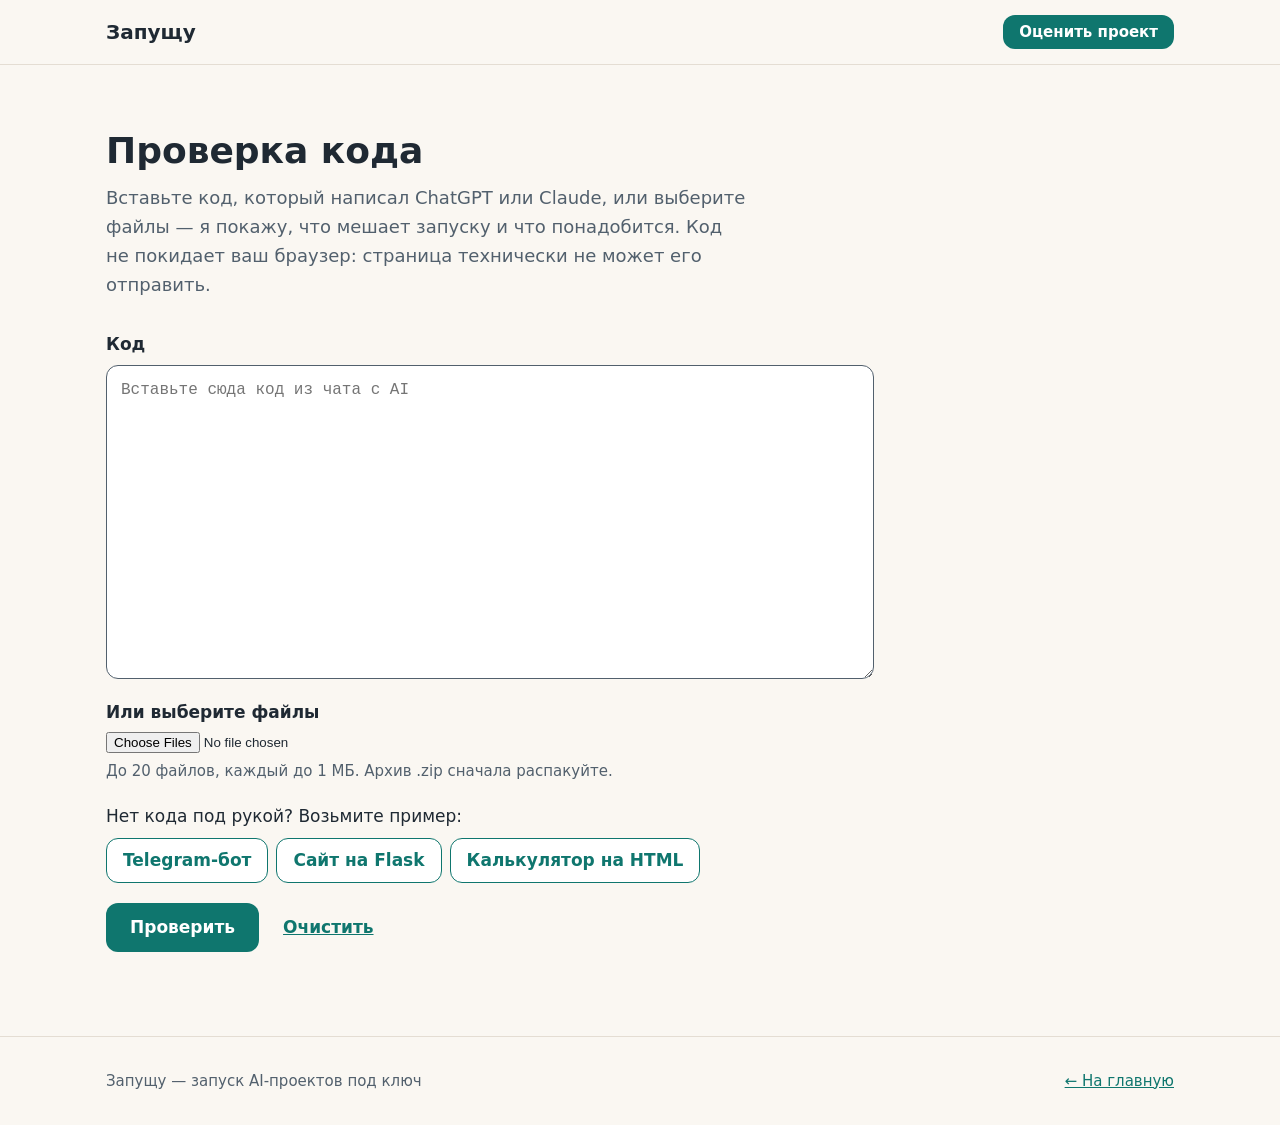
<file: homework-4/code-check/index.html>
<!DOCTYPE html>
<html lang="ru">
<head>
  <meta charset="utf-8">
  <!-- Запрет на отправку данных: браузер заблокирует любой сетевой запрос и отправку формы
       с этой страницы. Поэтому код технически не может покинуть браузер. Не убирать. -->
  <meta http-equiv="Content-Security-Policy" content="connect-src 'none'; form-action 'none'">
  <meta name="viewport" content="width=device-width, initial-scale=1">
  <title>Проверка кода — Запущу</title>
  <meta name="description" content="Вставьте код, который написал AI, и узнайте, что мешает его запуску. Код не покидает ваш браузер.">
  <!-- Как и лендинг: пока на сайте заглушки, страница закрыта от поисковиков -->
  <meta name="robots" content="noindex">
  <!-- Пустая иконка: браузер не запрашивает favicon.ico и не пишет 404 в консоль -->
  <link rel="icon" href="data:,">
  <!-- Цвета, кнопки и карточки — общие с лендингом; свои стили демо идут после них -->
  <link rel="stylesheet" href="../styles.css">
  <link rel="stylesheet" href="code-check.css">
  <!-- defer сохраняет порядок: сначала примеры, потом проверка, которая ими пользуется -->
  <script src="examples.js" defer></script>
  <script src="code-check.js" defer></script>
</head>
<body>
  <header class="site-header">
    <div class="container site-header__inner">
      <a class="logo" href="../index.html">Запущу</a>
      <a class="btn btn--small" href="../index.html#form">Оценить проект</a>
    </div>
  </header>

  <main>
    <section class="section">
      <div class="container">
        <h1 class="section-title">Проверка кода</h1>
        <p class="section-intro">Вставьте код, который написал ChatGPT или Claude, или выберите файлы — я покажу, что мешает запуску и что понадобится. Код не покидает ваш браузер: страница технически не может его отправить.</p>
        <noscript>
          <p class="section-intro">Для проверки нужен JavaScript. Если он выключен, просто <a href="../index.html#form">оставьте заявку</a> — я посмотрю код сам.</p>
        </noscript>
        <form id="checker" class="checker">
          <div class="checker__field">
            <label for="code">Код</label>
            <!-- spellcheck="false": иначе браузер может отправить текст поля на проверку орфографии в облако.
                 autocomplete="off": браузер не восстановит код после перезагрузки.
                 autocorrect и autocapitalize: телефон не «исправит» код. -->
            <textarea id="code" name="code" rows="12" maxlength="200000" placeholder="Вставьте сюда код из чата с AI" spellcheck="false" autocomplete="off" autocorrect="off" autocapitalize="off"></textarea>
          </div>
          <div class="checker__field">
            <label for="files">Или выберите файлы</label>
            <!-- Без accept: на телефоне фильтр по расширениям прячет нужные файлы -->
            <input id="files" name="files" type="file" multiple>
            <p class="checker__hint">До 20 файлов, каждый до 1 МБ. Архив .zip сначала распакуйте.</p>
          </div>
          <div class="checker__examples">
            <p class="checker__examples-title">Нет кода под рукой? Возьмите пример:</p>
            <button class="example-button" type="button" data-example="bot">Telegram-бот</button>
            <button class="example-button" type="button" data-example="flask">Сайт на Flask</button>
            <button class="example-button" type="button" data-example="calc">Калькулятор на HTML</button>
          </div>
          <div class="checker__actions">
            <button class="btn" type="submit">Проверить</button>
            <button id="clear" class="link-button" type="button">Очистить</button>
          </div>
          <p id="check-status" class="checker__status" role="status" aria-live="polite"></p>
        </form>
      </div>
    </section>

    <!-- Отчёт скрыт, пока нет проверки -->
    <section id="report" class="section section--soft" hidden>
      <div class="container">
        <!-- tabindex="-1": на заголовок можно перенести фокус из скрипта -->
        <h2 id="report-title" class="section-title" tabindex="-1">Результат проверки</h2>
        <p id="report-summary" class="report__summary"></p>
        <div id="report-body"></div>
        <details class="report__rules">
          <summary>Что я проверял</summary>
          <ul id="rules-list"></ul>
        </details>
        <p class="report__note">Это первая автоматическая проверка, а не аудит: она ищет только типовые ошибки из списка выше. Точный ответ дам, когда посмотрю весь проект.</p>
        <div class="report__actions">
          <!-- Адрес ссылки с текстом отчёта собирает code-check.js -->
          <a id="send-report" class="btn" href="../index.html#form">Отправить отчёт на бесплатную оценку</a>
          <button id="check-another" class="link-button" type="button">Проверить другой код</button>
        </div>
      </div>
    </section>
  </main>

  <!-- Контактов здесь нет: они заглушки, и каждая копия — лишнее место для правки -->
  <footer class="site-footer">
    <div class="container site-footer__inner">
      <p>Запущу — запуск AI-проектов под ключ</p>
      <a href="../index.html">← На главную</a>
    </div>
  </footer>
</body>
</html>
</file>
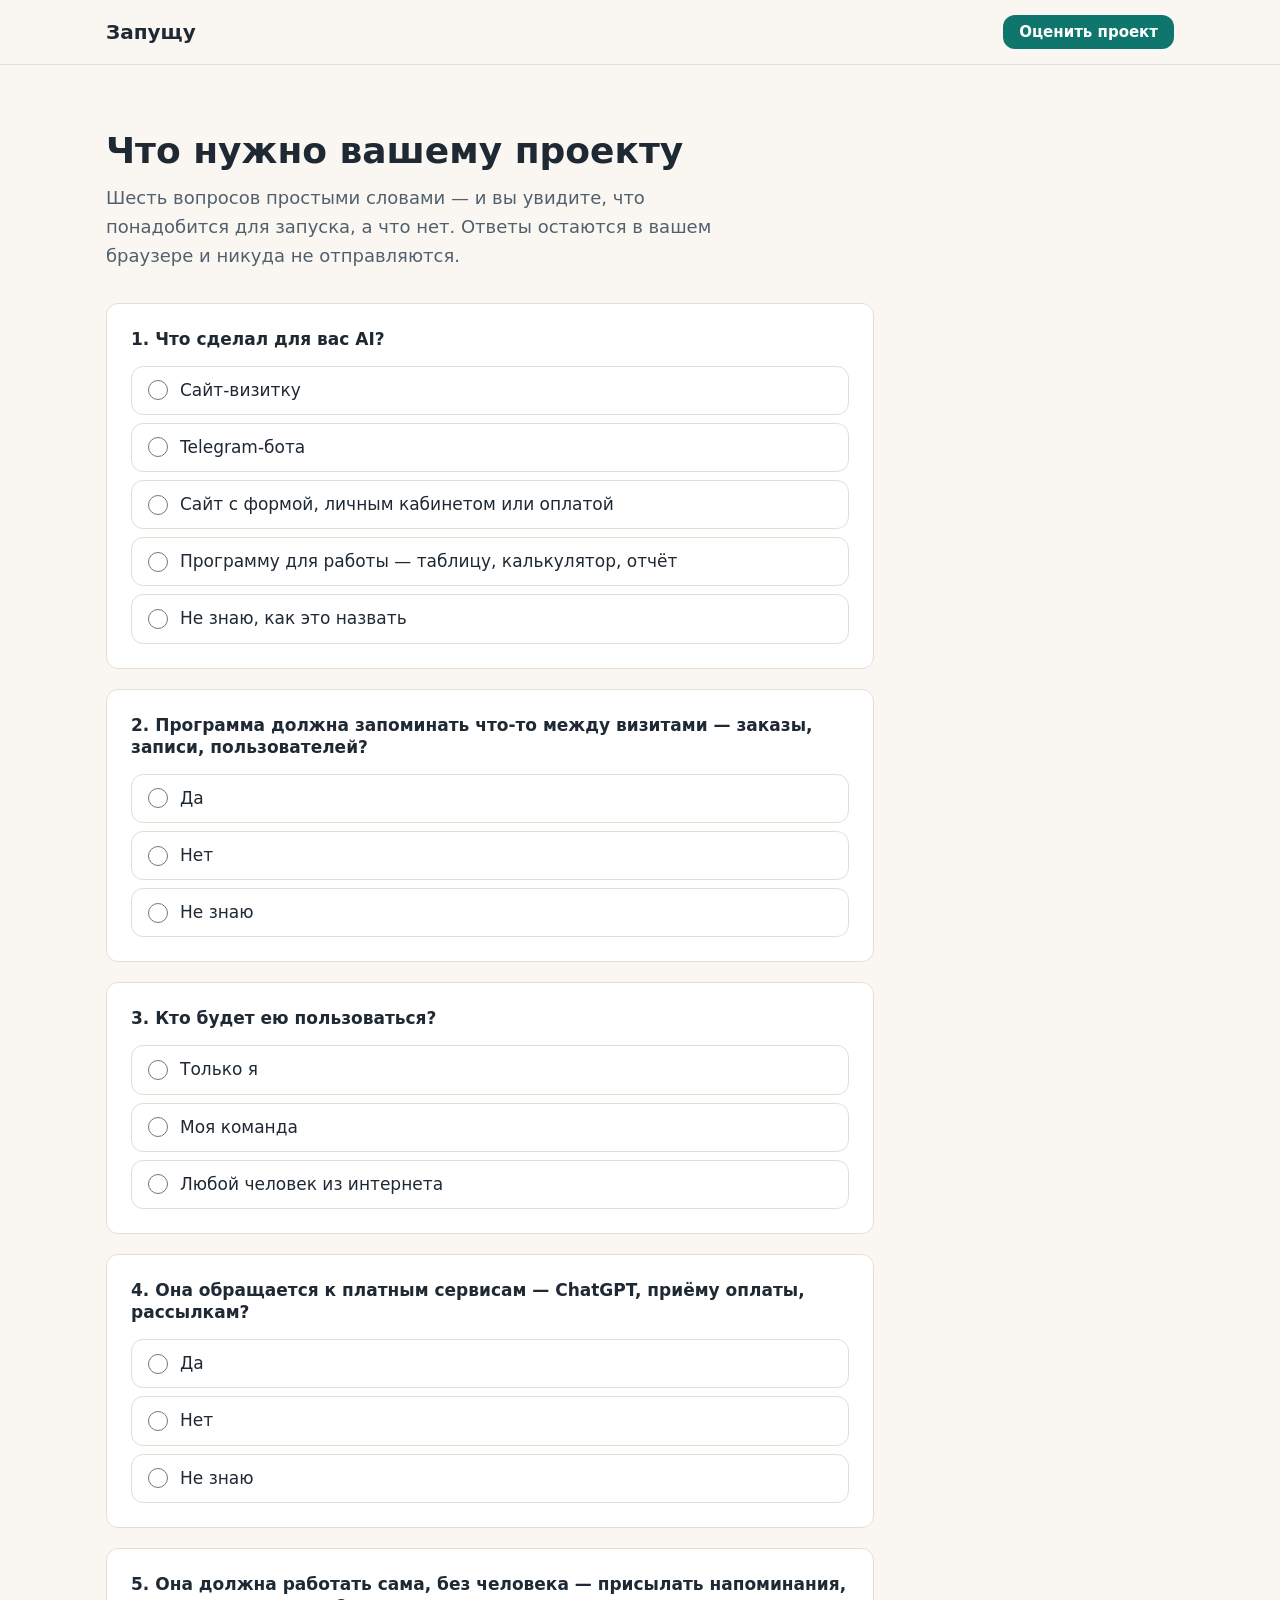
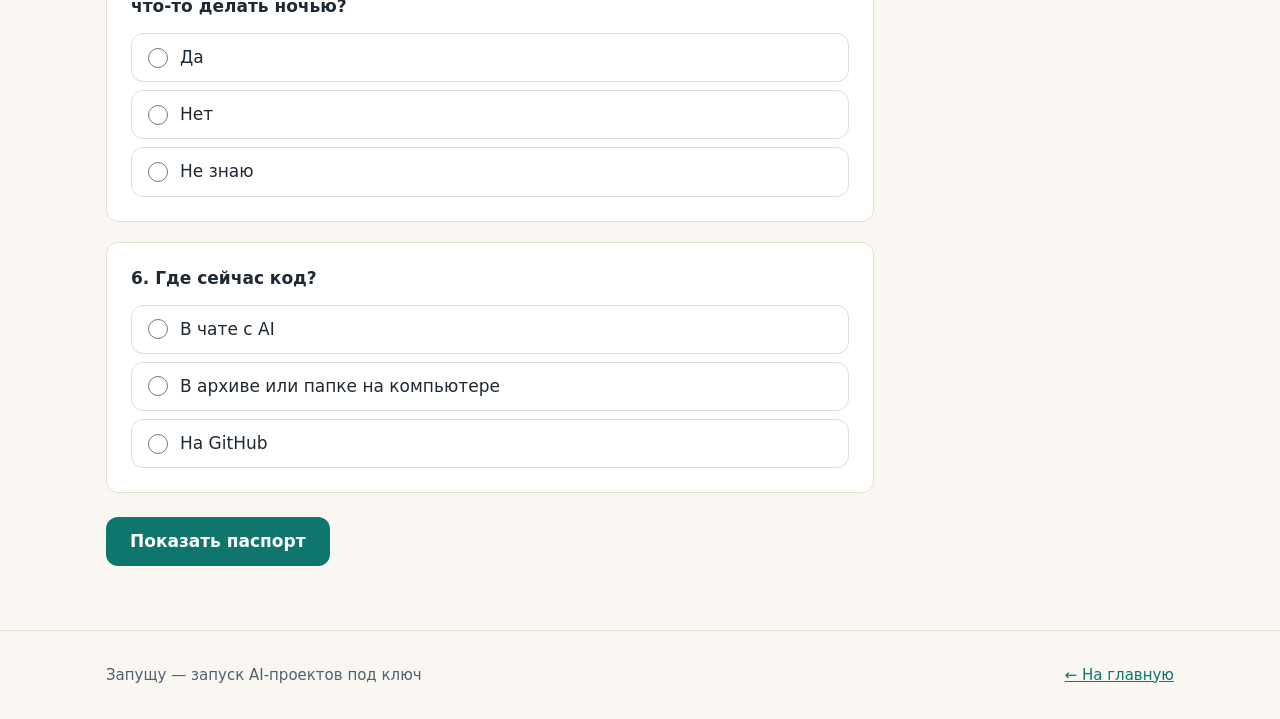
<file: homework-4/diagnostic/index.html>
<!DOCTYPE html>
<html lang="ru">
<head>
  <meta charset="utf-8">
  <meta name="viewport" content="width=device-width, initial-scale=1">
  <title>Что нужно вашему проекту — Запущу</title>
  <meta name="description" content="Ответьте на шесть вопросов о проекте, который написал AI, и узнайте, что понадобится для его запуска.">
  <!-- Как и лендинг: пока на сайте заглушки, страница закрыта от поисковиков -->
  <meta name="robots" content="noindex">
  <!-- Пустая иконка: браузер не запрашивает favicon.ico и не пишет 404 в консоль -->
  <link rel="icon" href="data:,">
  <!-- Цвета, кнопки и карточки — общие с лендингом; свои стили демо идут после них -->
  <link rel="stylesheet" href="../styles.css">
  <link rel="stylesheet" href="diagnostic.css">
  <!-- defer: скрипт выполнится, когда разметка уже готова -->
  <script src="diagnostic.js" defer></script>
</head>
<body>
  <header class="site-header">
    <div class="container site-header__inner">
      <a class="logo" href="../index.html">Запущу</a>
      <a class="btn btn--small" href="../index.html#form">Оценить проект</a>
    </div>
  </header>

  <main>
    <section class="section">
      <div class="container">
        <h1 class="section-title">Что нужно вашему проекту</h1>
        <p class="section-intro">Шесть вопросов простыми словами — и вы увидите, что понадобится для запуска, а что нет. Ответы остаются в вашем браузере и никуда не отправляются.</p>
        <noscript>
          <p class="section-intro">Для диагностики нужен JavaScript. Если он выключен, просто <a href="../index.html#form">оставьте заявку</a> — я разберусь сам.</p>
        </noscript>
        <!-- Вопросы рисует diagnostic.js из таблицы QUESTIONS: тексты вопросов живут в одном месте -->
        <form id="quiz" class="quiz">
          <div id="questions" class="quiz__questions"></div>
          <button class="btn" type="submit">Показать паспорт</button>
        </form>
      </div>
    </section>

    <!-- Паспорт скрыт, пока человек не ответит на все вопросы -->
    <section id="passport" class="section section--soft" hidden>
      <div class="container">
        <!-- tabindex="-1": на заголовок можно перенести фокус из скрипта -->
        <h2 id="passport-title" class="section-title" tabindex="-1">Паспорт запуска</h2>
        <div id="passport-groups"></div>
        <p class="passport__note">Это первая прикидка по правилам. Точный ответ дам, когда посмотрю код.</p>
        <div class="passport__actions">
          <!-- Адрес ссылки с текстом паспорта собирает diagnostic.js -->
          <a id="send-passport" class="btn" href="../index.html#form">Отправить паспорт на бесплатную оценку</a>
          <button id="restart" class="link-button" type="button">Пройти заново</button>
        </div>
      </div>
    </section>
  </main>

  <!-- Контактов здесь нет: они заглушки, и каждая копия — лишнее место для правки -->
  <footer class="site-footer">
    <div class="container site-footer__inner">
      <p>Запущу — запуск AI-проектов под ключ</p>
      <a href="../index.html">← На главную</a>
    </div>
  </footer>
</body>
</html>
</file>
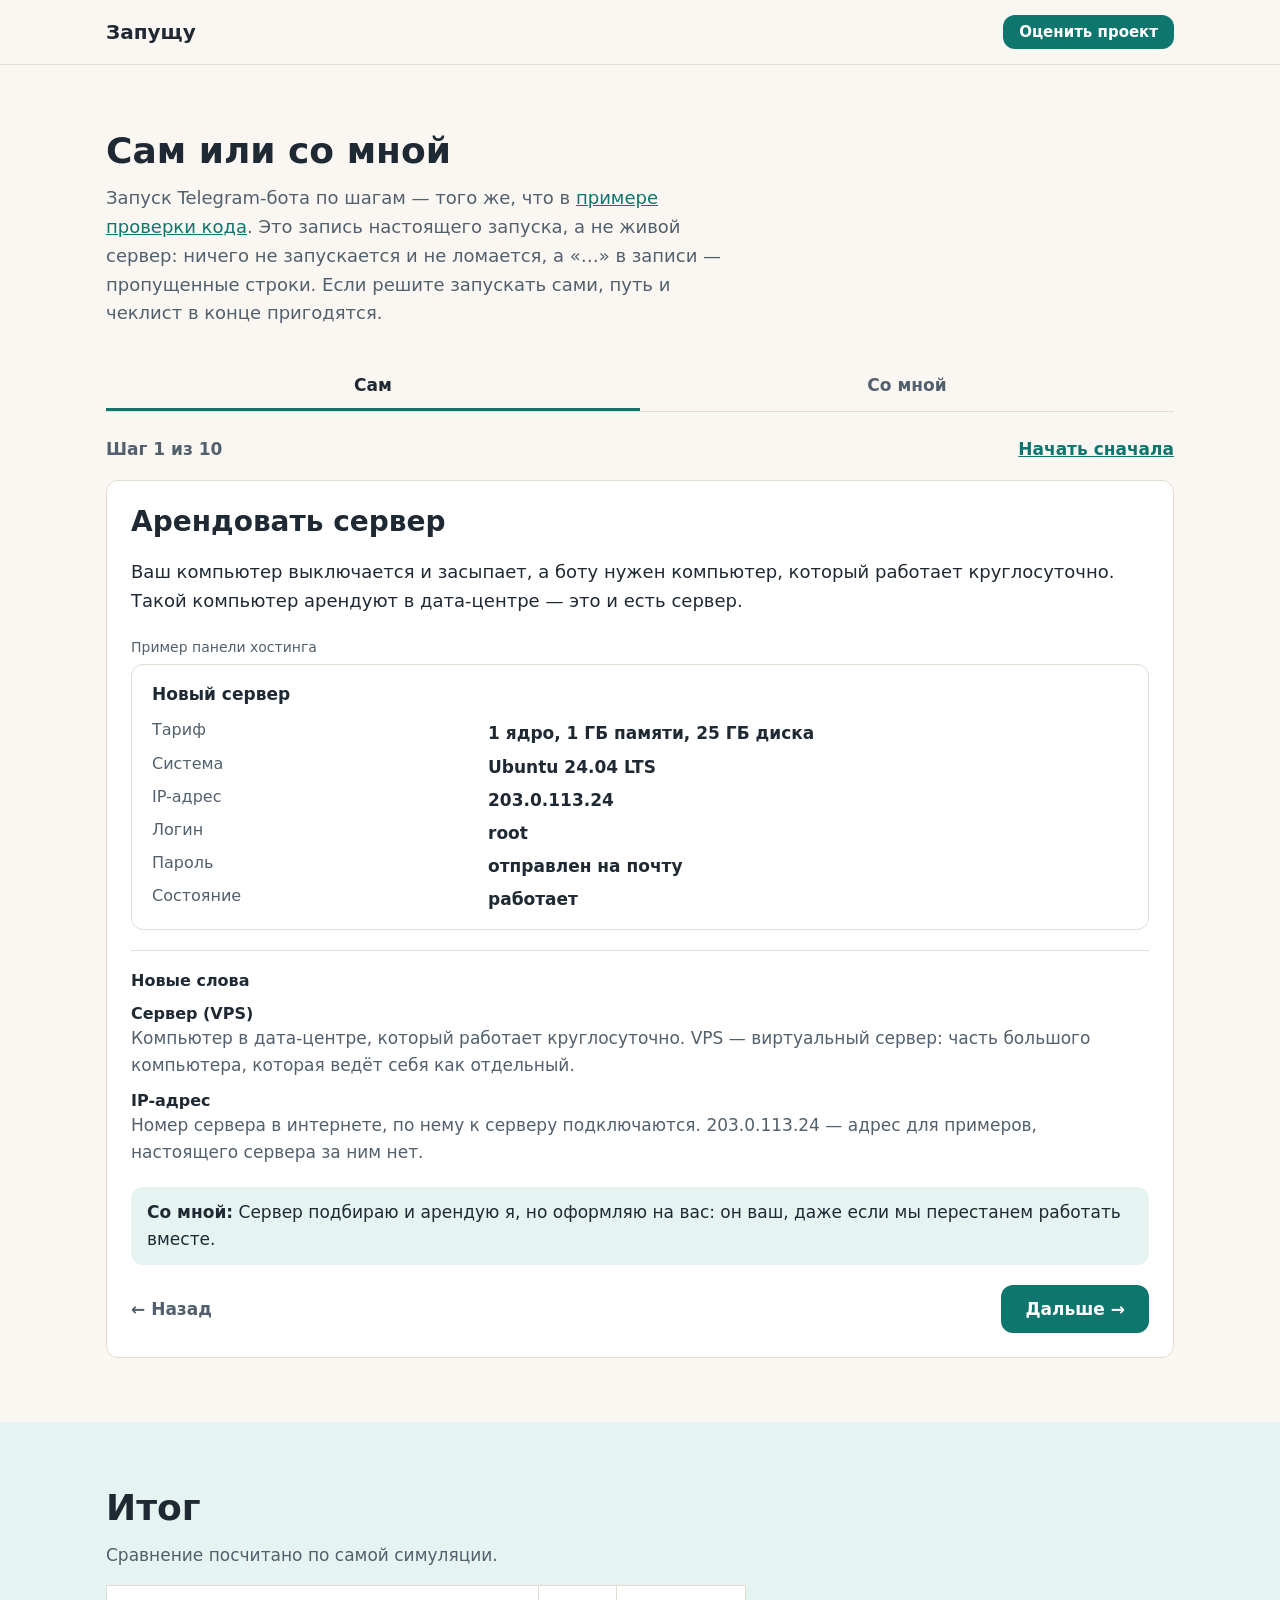
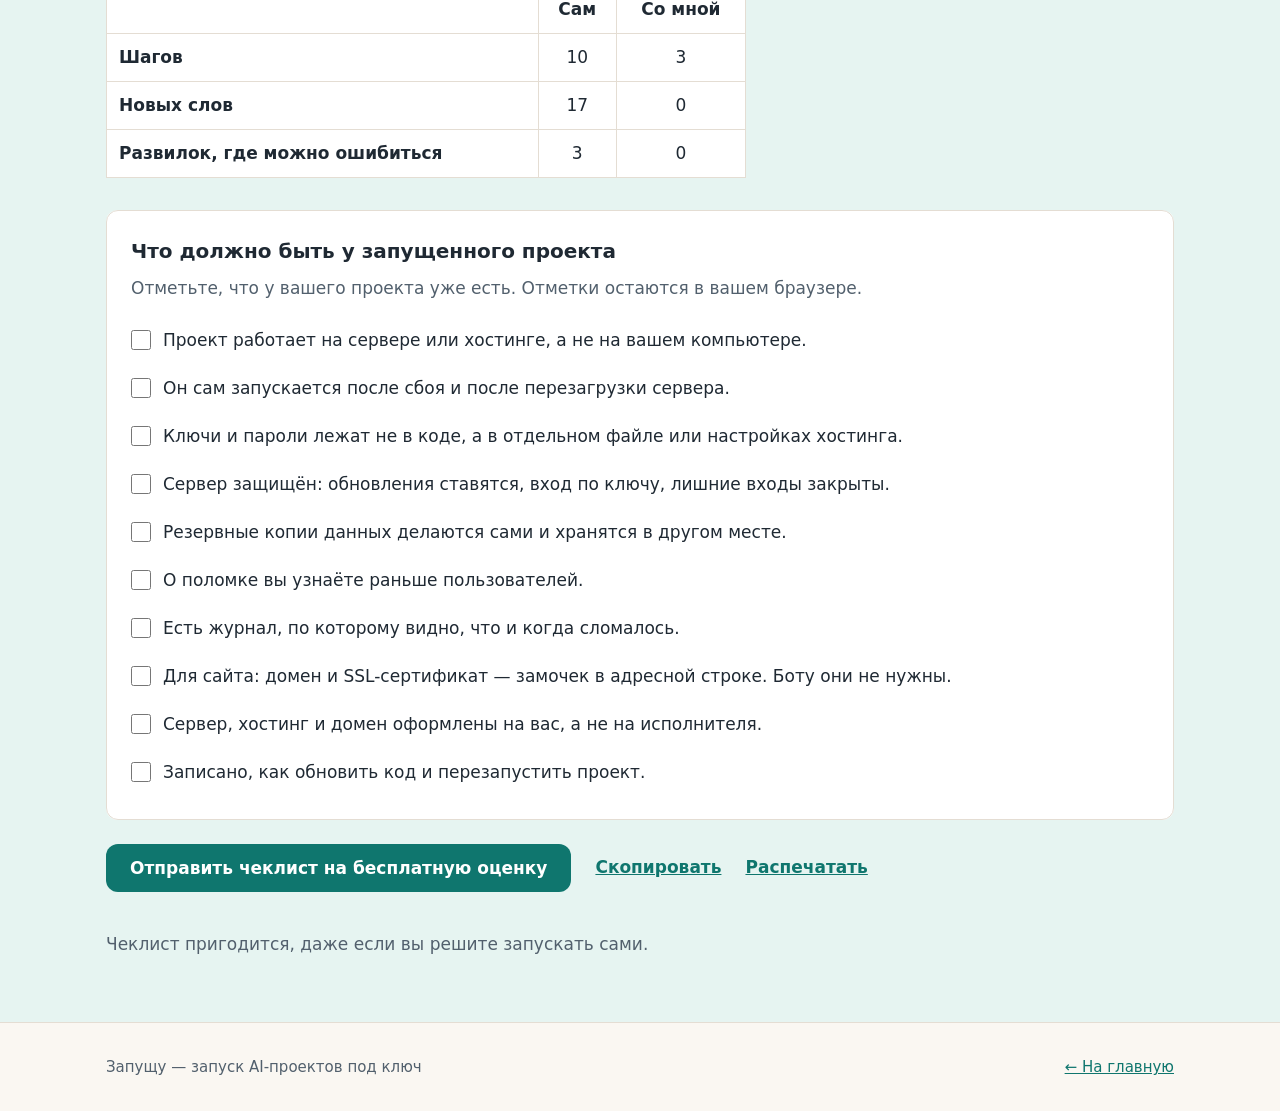
<file: homework-4/simulation/index.html>
<!DOCTYPE html>
<html lang="ru">
<head>
  <meta charset="utf-8">
  <meta name="viewport" content="width=device-width, initial-scale=1">
  <title>Сам или со мной — Запущу</title>
  <meta name="description" content="Пройдите запуск Telegram-бота по шагам — без риска что-то сломать — и сравните с запуском под ключ.">
  <!-- Как и лендинг: пока на сайте заглушки, страница закрыта от поисковиков -->
  <meta name="robots" content="noindex">
  <!-- Пустая иконка: браузер не запрашивает favicon.ico и не пишет 404 в консоль -->
  <link rel="icon" href="data:,">
  <!-- Цвета, кнопки и карточки — общие с лендингом; свои стили демо идут после них -->
  <link rel="stylesheet" href="../styles.css">
  <link rel="stylesheet" href="simulation.css">
  <!-- defer: скрипты выполнятся по порядку, когда разметка уже готова. Сначала данные, потом логика -->
  <script src="scenario.js" defer></script>
  <script src="simulation.js" defer></script>
</head>
<body>
  <header class="site-header">
    <div class="container site-header__inner">
      <a class="logo" href="../index.html">Запущу</a>
      <a class="btn btn--small" href="../index.html#form">Оценить проект</a>
    </div>
  </header>

  <main>
    <section class="section simulation">
      <div class="container">
        <h1 class="section-title">Сам или со мной</h1>
        <p class="section-intro">Запуск Telegram-бота по шагам — того же, что в <a href="../code-check/index.html">примере проверки кода</a>. Это запись настоящего запуска, а не живой сервер: ничего не запускается и не ломается, а «…» в записи — пропущенные строки. Если решите запускать сами, путь и чеклист в конце пригодятся.</p>
        <noscript>
          <p class="section-intro">Для симуляции нужен JavaScript. Если он выключен, просто <a href="../index.html#form">оставьте заявку</a> — я расскажу, что нужно вашему проекту.</p>
        </noscript>

        <!-- Вкладки: видна панель выбранной, вторая скрыта атрибутом hidden. Переключает simulation.js -->
        <div class="tabs" role="tablist" aria-label="Режим">
          <button id="tab-self" class="tab" type="button" role="tab" aria-selected="true" aria-controls="panel-self" tabindex="0">Сам</button>
          <button id="tab-with-me" class="tab" type="button" role="tab" aria-selected="false" aria-controls="panel-with-me" tabindex="-1">Со мной</button>
        </div>

        <div id="panel-self" class="tab-panel" role="tabpanel" aria-labelledby="tab-self">
          <div class="sim-progress">
            <p id="step-progress" class="sim-progress__text"></p>
            <button id="restart" class="link-button" type="button">Начать сначала</button>
          </div>
          <!-- Содержимое шага рисует simulation.js из таблицы STEPS -->
          <article class="card sim-step">
            <!-- tabindex="-1": на заголовок переносится фокус после «Назад» и «Дальше» -->
            <h2 id="step-title" class="sim-step__title" tabindex="-1"></h2>
            <p id="step-why" class="sim-step__why"></p>
            <div id="step-screens" class="screens"></div>
            <p id="step-note" class="sim-step__note" hidden></p>
            <div id="step-fork" class="fork" hidden></div>
            <div id="step-terms" class="terms" hidden>
              <h3 class="terms__title">Новые слова</h3>
              <dl id="step-terms-list" class="terms__list"></dl>
            </div>
            <p class="sim-step__with-me"><strong>Со мной:</strong> <span id="step-with-me"></span></p>
            <div class="sim-step__nav">
              <button id="prev" class="link-button" type="button">← Назад</button>
              <button id="next" class="btn" type="button">Дальше →</button>
            </div>
            <p id="step-hint" class="sim-step__hint" hidden>Чтобы идти дальше, выберите верный вариант.</p>
          </article>
        </div>

        <div id="panel-with-me" class="tab-panel" role="tabpanel" aria-labelledby="tab-with-me" hidden>
          <!-- Те же карточки с номерами, что в «Как это работает» на лендинге; заполняет simulation.js -->
          <ol id="with-me-steps" class="cards steps"></ol>
          <p id="with-me-total" class="with-me__total"></p>
          <p><a href="#summary">К итогу и чеклисту ↓</a></p>
        </div>
      </div>
    </section>

    <!-- Итог виден всегда: кому нужен только чеклист, не придётся проходить все шаги -->
    <section id="summary" class="section section--soft">
      <div class="container">
        <h2 id="summary-title" class="section-title" tabindex="-1">Итог</h2>
        <p class="summary__intro">Сравнение посчитано по самой симуляции.</p>
        <table class="compare">
          <thead>
            <tr>
              <td></td>
              <th scope="col">Сам</th>
              <th scope="col">Со мной</th>
            </tr>
          </thead>
          <!-- Строки с числами строит simulation.js из STEPS и WITH_ME -->
          <tbody id="compare-body"></tbody>
        </table>

        <fieldset class="checklist">
          <legend class="checklist__title">Что должно быть у запущенного проекта</legend>
          <p class="checklist__hint">Отметьте, что у вашего проекта уже есть. Отметки остаются в вашем браузере.</p>
          <!-- Пункты строит simulation.js из таблицы CHECKLIST -->
          <ul id="checklist-items" class="checklist__items"></ul>
        </fieldset>

        <div class="summary__actions">
          <!-- Адрес ссылки с текстом чеклиста собирает simulation.js -->
          <a id="send-checklist" class="btn" href="../index.html#form">Отправить чеклист на бесплатную оценку</a>
          <button id="copy-checklist" class="link-button" type="button">Скопировать</button>
          <button id="print-checklist" class="link-button" type="button">Распечатать</button>
        </div>
        <p id="copy-status" class="summary__status" role="status"></p>
        <p class="summary__note">Чеклист пригодится, даже если вы решите запускать сами.</p>
      </div>
    </section>
  </main>

  <!-- Контактов здесь нет: они заглушки, и каждая копия — лишнее место для правки -->
  <footer class="site-footer">
    <div class="container site-footer__inner">
      <p>Запущу — запуск AI-проектов под ключ</p>
      <a href="../index.html">← На главную</a>
    </div>
  </footer>
</body>
</html>
</file>
<file: homework-4/styles.css>
/* Стили лендинга «Запущу». Цвета — только через переменные из блока 1. */

/* ===== 1. Токены и база ===== */
:root {
  --color-bg: #faf7f2;
  --color-surface: #ffffff;
  --color-text: #1f2933;
  --color-muted: #52606d;
  --color-accent: #0f766e;
  --color-accent-hover: #115e59;
  --color-accent-soft: #e6f4f1;
  --color-border: #e4ddd3;
  --color-error: #b42318;
  --font-sans: system-ui, -apple-system, "Segoe UI", Roboto, Arial, sans-serif;
  --radius: 12px;
  --container: 1100px;
}

*,
*::before,
*::after {
  box-sizing: border-box;
}

html {
  scroll-behavior: smooth;
}

/* Плавная прокрутка мешает тем, кто отключил анимации в системе */
@media (prefers-reduced-motion: reduce) {
  html {
    scroll-behavior: auto;
  }
}

body {
  margin: 0;
  background: var(--color-bg);
  color: var(--color-text);
  font-family: var(--font-sans);
  font-size: 1.0625rem;
  line-height: 1.6;
  /* Длинное слово или ссылка без пробелов переносится, а не распирает страницу */
  overflow-wrap: anywhere;
}

h1,
h2,
h3 {
  margin: 0 0 0.75rem;
  line-height: 1.2;
}

p {
  margin: 0 0 1rem;
}

a {
  color: var(--color-accent);
}

a:hover {
  color: var(--color-accent-hover);
}

/* Видимая рамка фокуса для тех, кто ходит по странице клавишей Tab */
:focus-visible {
  outline: 3px solid var(--color-accent);
  outline-offset: 3px;
}

.container {
  max-width: var(--container);
  margin: 0 auto;
  padding: 0 16px;
}

/* Кнопка: и ссылка-кнопка, и настоящая <button> в форме */
.btn {
  display: inline-block;
  padding: 0.875rem 1.5rem;
  border: 0;
  border-radius: var(--radius);
  background: var(--color-accent);
  color: var(--color-surface); /* белый текст на акцентном фоне */
  font: inherit;
  font-weight: 600;
  line-height: 1.2;
  text-align: center;
  text-decoration: none;
  cursor: pointer;
}

.btn:hover {
  background: var(--color-accent-hover);
  color: var(--color-surface);
}

.btn:disabled {
  opacity: 0.6;
  cursor: wait;
}

.btn--small {
  padding: 0.5rem 1rem;
  font-size: 0.9375rem;
}

/* Кнопка, которая выглядит как ссылка: второстепенное действие рядом с главным.
   Общая для всех демо — не копируй её в их стили */
.link-button {
  padding: 0;
  border: 0;
  background: none;
  color: var(--color-accent);
  font: inherit;
  font-weight: 600;
  text-decoration: underline;
  cursor: pointer;
}

.link-button:hover {
  color: var(--color-accent-hover);
}

.site-header {
  border-bottom: 1px solid var(--color-border);
}

.site-header__inner {
  display: flex;
  align-items: center;
  justify-content: space-between;
  gap: 1rem;
  min-height: 4rem;
}

.logo {
  color: var(--color-text);
  font-size: 1.25rem;
  font-weight: 700;
  text-decoration: none;
}

.section {
  padding: 4rem 0;
}

/* Мягкий бирюзовый фон, чтобы соседние секции не сливались */
.section--soft {
  background: var(--color-accent-soft);
}

.section-title {
  font-size: clamp(1.625rem, 4vw, 2.25rem);
}

.section-intro {
  max-width: 40rem;
  color: var(--color-muted);
  font-size: 1.125rem;
}

.site-footer {
  padding: 2rem 0;
  border-top: 1px solid var(--color-border);
  color: var(--color-muted);
  font-size: 0.9375rem;
}

.site-footer__inner {
  display: flex;
  flex-wrap: wrap;
  align-items: center;
  justify-content: space-between;
  gap: 0.5rem 1.5rem;
}

.site-footer p {
  margin: 0;
}

.site-footer__contacts {
  display: flex;
  flex-wrap: wrap;
  gap: 0.5rem 1.5rem;
  margin: 0;
  padding: 0;
  list-style: none;
}

/* ===== 2. Первый экран ===== */
.hero {
  padding: 4rem 0 3rem;
}

.hero__title {
  font-size: clamp(2rem, 6vw, 3.5rem);
  /* Строки заголовка примерно одной длины — без одинокого слова в конце */
  text-wrap: balance;
}

/* Вторая фраза заголовка — с новой строки и акцентным цветом */
.hero__accent {
  display: block;
  color: var(--color-accent);
}

.hero__lead {
  max-width: 36rem;
  color: var(--color-muted);
  font-size: 1.25rem;
}

.hero__actions {
  display: flex;
  flex-wrap: wrap;
  align-items: center;
  gap: 1rem 1.5rem;
  margin-top: 2rem;
}

.hero__link {
  font-weight: 600;
}

/* ===== 3. Проблема и решение ===== */
/* Сетка карточек: одна колонка на телефоне, несколько — на широком экране */
.cards {
  display: grid;
  grid-template-columns: repeat(auto-fit, minmax(240px, 1fr));
  gap: 1.25rem;
  margin: 2rem 0 0;
  padding: 0;
  list-style: none;
}

.card {
  padding: 1.5rem;
  background: var(--color-surface);
  border: 1px solid var(--color-border);
  border-radius: var(--radius);
}

.card h3,
.card dt {
  margin: 0 0 0.5rem;
  font-size: 1.125rem;
  font-weight: 700;
  line-height: 1.3;
}

.card p,
.card dd {
  margin: 0;
  color: var(--color-muted);
}

/* Шаги: одна колонка на телефоне, три в ряд от 768 px */
.steps {
  grid-template-columns: 1fr;
  counter-reset: step;
}

.step {
  counter-increment: step;
}

/* Номер шага в кружке рисует CSS — в разметке цифр нет */
.step::before {
  content: counter(step);
  display: grid;
  place-items: center;
  width: 2.5rem;
  height: 2.5rem;
  margin-bottom: 1rem;
  border-radius: 50%;
  background: var(--color-accent);
  color: var(--color-surface);
  font-weight: 700;
}

@media (min-width: 768px) {
  .steps {
    grid-template-columns: repeat(3, 1fr);
  }
}

/* Строки со ссылками на демо — под карточками проблем и под шагами */
.problem-cta,
.steps-cta {
  margin: 1.5rem 0 0;
  font-size: 1.125rem;
}

/* ===== 4. FAQ и форма ===== */
.faq {
  max-width: 48rem;
  margin-top: 2rem;
  border-top: 1px solid var(--color-border);
}

.faq__item {
  border-bottom: 1px solid var(--color-border);
}

.faq__item summary {
  padding: 1rem 0;
  font-weight: 600;
  cursor: pointer;
}

.faq__item p {
  margin: 0 0 1rem;
  color: var(--color-muted);
}

.lead-form {
  display: grid;
  gap: 1.25rem;
  max-width: 36rem;
  margin-top: 2rem;
  padding: 1.5rem;
  background: var(--color-surface);
  border: 1px solid var(--color-border);
  border-radius: var(--radius);
}

.field {
  display: grid;
  gap: 0.375rem;
}

.field label {
  font-weight: 600;
}

.field input,
.field textarea {
  width: 100%;
  padding: 0.75rem 0.875rem;
  /* Рамка цветом --color-muted: граница поля должна отличаться от фона хотя бы в 3 раза */
  border: 1px solid var(--color-muted);
  border-radius: var(--radius);
  background: var(--color-surface);
  color: var(--color-text);
  font: inherit;
}

.field textarea {
  resize: vertical;
}

/* Кнопка по ширине текста, а не на всю ширину формы */
.lead-form .btn {
  justify-self: start;
}

.form-note,
.form-status {
  margin: 0;
}

.form-note {
  color: var(--color-muted);
  font-size: 0.9375rem;
}

.form-status {
  font-weight: 600;
}

.form-status.is-success {
  color: var(--color-accent);
}

.form-status.is-error {
  color: var(--color-error);
}
</file>
<file: homework-4/code-check/code-check.css>
/* Стили демо «Проверка кода». Цвета, кнопки и карточки — из ../styles.css. */

/* ===== 1. Форма проверки ===== */
.checker {
  display: grid;
  gap: 1.25rem;
  max-width: 48rem;
  margin-top: 2rem;
}

.checker__field {
  display: grid;
  gap: 0.375rem;
}

.checker__field label {
  font-weight: 600;
}

/* Код читают моноширинным шрифтом: так видны отступы, а в Python они важны */
.checker textarea {
  width: 100%;
  padding: 0.75rem 0.875rem;
  /* Рамка цветом --color-muted: граница поля должна отличаться от фона хотя бы в 3 раза */
  border: 1px solid var(--color-muted);
  border-radius: var(--radius);
  background: var(--color-surface);
  color: var(--color-text);
  font-family: ui-monospace, "Cascadia Mono", Consolas, monospace;
  /* Не меньше 16px: иначе iPhone увеличивает страницу, когда человек нажимает на поле */
  font-size: 1rem;
  line-height: 1.5;
  resize: vertical;
}

/* Поле выбора файлов на узком экране не должно распирать страницу */
.checker input[type="file"] {
  max-width: 100%;
}

.checker__hint {
  margin: 0;
  color: var(--color-muted);
  font-size: 0.9375rem;
}

.checker__examples {
  display: flex;
  flex-wrap: wrap;
  gap: 0.5rem;
}

.checker__examples-title {
  width: 100%;
  margin: 0;
}

.example-button {
  min-height: 44px; /* удобно попасть пальцем */
  padding: 0.5rem 1rem;
  border: 1px solid var(--color-accent);
  border-radius: var(--radius);
  background: var(--color-surface);
  color: var(--color-accent);
  font: inherit;
  font-weight: 600;
  cursor: pointer;
}

.example-button:hover {
  background: var(--color-accent-soft);
}

.checker__actions {
  display: flex;
  flex-wrap: wrap;
  align-items: center;
  gap: 1rem 1.5rem;
}

.checker__status {
  margin: 0;
  color: var(--color-error);
  font-weight: 600;
}

/* ===== 2. Отчёт ===== */
/* У #report не задаём display: иначе атрибут hidden перестанет его прятать */
.report__summary {
  margin: 0;
  color: var(--color-muted);
}

.report__block {
  margin-top: 2rem;
}

.report__block h3 {
  margin: 0 0 1rem;
  font-size: 1.25rem;
}

/* Сетка карточек из styles.css отступает сверху на 2rem — под заголовком блока это лишнее */
.report__block .cards {
  margin-top: 0;
}

/* Заголовок карточки — как заголовок карточки на лендинге (.card h3) */
.card h4 {
  margin: 0 0 0.5rem;
  font-size: 1.125rem;
  font-weight: 700;
  line-height: 1.3;
}

.report__type {
  margin: 0;
  font-size: 1.25rem;
  font-weight: 700;
}

.report__ok {
  margin: 0;
}

.places {
  display: grid;
  gap: 0.75rem;
  margin: 1rem 0 0;
  padding: 0;
  list-style: none;
}

.place__label {
  display: block;
  margin-bottom: 0.25rem;
  font-size: 0.9375rem;
  font-weight: 600;
}

/* Строка кода переносится, а не уезжает вбок: иначе на телефоне появится горизонтальная прокрутка */
.places code {
  display: block;
  padding: 0.5rem 0.75rem;
  border-radius: var(--radius);
  background: var(--color-bg);
  font-family: ui-monospace, "Cascadia Mono", Consolas, monospace;
  font-size: 0.875rem;
  white-space: pre-wrap;
  overflow-wrap: anywhere;
}

.skipped {
  margin: 0;
  padding-left: 1.25rem;
}

.report__rules {
  margin-top: 2rem;
}

.report__rules summary {
  font-weight: 600;
  cursor: pointer;
}

.report__rules ul {
  margin: 1rem 0 0;
  padding-left: 1.25rem;
  color: var(--color-muted);
}

.report__rules li + li {
  margin-top: 0.5rem;
}

.report__note {
  margin: 2rem 0 0;
  color: var(--color-muted);
}

.report__actions {
  display: flex;
  flex-wrap: wrap;
  align-items: center;
  gap: 1rem 1.5rem;
  margin-top: 1.5rem;
}
</file>
<file: homework-4/diagnostic/diagnostic.css>
/* Стили демо «Что нужно вашему проекту». Цвета, кнопки и карточки — из ../styles.css. */

/* ===== 1. Вопросы ===== */
.quiz {
  display: grid;
  gap: 1.5rem;
  max-width: 48rem;
  margin-top: 2rem;
}

.quiz__questions {
  display: grid;
  gap: 1.25rem;
}

/* Кнопка по ширине текста, а не на всю ширину формы */
.quiz .btn {
  justify-self: start;
}

.question {
  /* fieldset по умолчанию не сжимается уже своего содержимого — на узком экране это даёт прокрутку */
  min-width: 0;
  margin: 0;
  padding: 1.5rem;
  background: var(--color-surface);
  border: 1px solid var(--color-border);
  border-radius: var(--radius);
}

/* float переносит легенду с рамки fieldset внутрь карточки */
.question legend {
  float: left;
  width: 100%;
  margin-bottom: 1rem;
  padding: 0;
  font-weight: 700;
  line-height: 1.3;
}

.answers {
  clear: both; /* ответы начинаются под легендой, а не рядом с ней */
  display: grid;
  gap: 0.5rem;
}

.answer {
  display: flex;
  align-items: center;
  gap: 0.75rem;
  min-height: 44px; /* удобно попасть пальцем */
  padding: 0.625rem 1rem;
  border: 1px solid var(--color-border);
  border-radius: var(--radius);
  cursor: pointer;
}

.answer input {
  flex-shrink: 0;
  width: 1.25rem;
  height: 1.25rem;
  margin: 0;
  accent-color: var(--color-accent);
}

/* Отмеченный ответ видно сразу, не вглядываясь в кружок */
.answer:has(input:checked) {
  border-color: var(--color-accent);
  background: var(--color-accent-soft);
}

/* ===== 2. Паспорт ===== */
/* У #passport не задаём display: иначе атрибут hidden перестанет его прятать */
.passport__group {
  margin-top: 2rem;
}

.passport__group h3 {
  margin: 0;
  font-size: 1.25rem;
}

/* Сетка карточек из styles.css отступает сверху на 2rem — под заголовком группы хватит меньшего */
.passport__group .cards {
  margin-top: 1rem;
}

/* Заголовок пункта — как заголовок карточки на лендинге (.card h3) */
.card h4 {
  margin: 0 0 0.5rem;
  font-size: 1.125rem;
  font-weight: 700;
  line-height: 1.3;
}

.card .why {
  margin-top: 0.75rem;
  font-size: 0.9375rem;
}

.passport__note {
  margin: 2rem 0 0;
  color: var(--color-muted);
}

.passport__actions {
  display: flex;
  flex-wrap: wrap;
  align-items: center;
  gap: 1rem 1.5rem;
  margin-top: 1.5rem;
}
</file>
<file: homework-4/simulation/simulation.css>
/* Стили демо «Сам или со мной». Цвета, кнопки и карточки — из ../styles.css. */

/* ===== 1. Вкладки и шаг ===== */

/* hidden должен прятать и блоки, которым ниже задан display: flex —
   иначе flex перебивает браузерное правило для hidden */
.simulation [hidden] {
  display: none;
}

.tabs {
  display: flex;
  margin-top: 2rem;
  border-bottom: 1px solid var(--color-border);
}

.tab {
  flex: 1;
  min-height: 44px; /* удобно попасть пальцем */
  padding: 0.75rem 1rem;
  border: 0;
  background: none;
  color: var(--color-muted);
  font: inherit;
  font-weight: 700;
  cursor: pointer;
}

/* Выбранная вкладка подчёркнута тенью, а не рамкой: рамка сдвинула бы текст */
.tab[aria-selected="true"] {
  color: var(--color-text);
  box-shadow: inset 0 -3px 0 var(--color-accent);
}

.tab-panel {
  padding-top: 1.5rem;
}

.sim-progress {
  display: flex;
  flex-wrap: wrap;
  align-items: baseline;
  justify-content: space-between;
  gap: 0.5rem 1rem;
  margin-bottom: 1rem;
}

.sim-progress__text {
  margin: 0;
  color: var(--color-muted);
  font-weight: 600;
}

/* Части шага идут столбиком с равными промежутками; скрытые места не занимают */
.sim-step {
  display: flex;
  flex-direction: column;
  gap: 1.25rem;
}

.sim-step .sim-step__title {
  margin: 0;
  font-size: clamp(1.375rem, 3.5vw, 1.75rem);
}

/* В общих стилях абзацы карточки приглушены — а «зачем» и «со мной» здесь главные */
.sim-step .sim-step__why {
  color: var(--color-text);
  font-size: 1.125rem;
}

.sim-step .sim-step__with-me {
  padding: 0.75rem 1rem;
  border-radius: var(--radius);
  background: var(--color-accent-soft);
  color: var(--color-text);
}

.sim-step__nav {
  display: flex;
  flex-wrap: wrap;
  align-items: center;
  justify-content: space-between;
  gap: 1rem;
}

/* В общих стилях у закрытой кнопки курсор «ждите» — он про отправку формы.
   Здесь кнопка ждёт не сервер, а ответ человека */
.sim-step__nav .btn:disabled {
  cursor: not-allowed;
}

.sim-step__nav .link-button:disabled {
  color: var(--color-muted);
  text-decoration: none;
  cursor: default;
}

.sim-step .sim-step__hint {
  font-size: 0.9375rem;
}

/* На телефоне карточке шага хватит отступа поменьше — останется место терминалу */
@media (max-width: 480px) {
  .sim-step {
    padding: 1rem;
  }
}

/* Развилка */
.fork {
  display: flex;
  flex-direction: column;
  gap: 0.75rem;
}

.fork .fork__question {
  margin: 0;
}

.fork__options {
  display: flex;
  flex-direction: column;
  gap: 0.5rem;
}

.fork__option {
  width: 100%;
  min-height: 44px;
  padding: 0.75rem 1rem;
  border: 1px solid var(--color-border);
  border-radius: var(--radius);
  background: var(--color-surface);
  color: var(--color-text);
  font: inherit;
  text-align: left;
  cursor: pointer;
}

.fork__option:hover {
  border-color: var(--color-accent);
}

/* Выбранный вариант: рамка толще, а отступ меньше на столько же — текст не прыгает */
.fork__option[aria-pressed="true"] {
  padding: calc(0.75rem - 1px) calc(1rem - 1px);
  border: 2px solid var(--color-accent);
}

.fork__result {
  display: flex;
  flex-direction: column;
  gap: 0.75rem;
}

.fork__result:empty {
  display: none;
}

/* Неверный ответ не красный: тон спокойный, это урок, а не провал */
.fork .fork__verdict {
  color: var(--color-text);
  font-weight: 700;
}

.fork .fork__verdict--correct {
  color: var(--color-accent);
}

.fork .fork__text {
  color: var(--color-text);
}

/* Новые слова шага */
.terms {
  padding-top: 1.25rem;
  border-top: 1px solid var(--color-border);
}

.terms .terms__title {
  margin: 0 0 0.75rem;
  font-size: 1rem;
}

.terms__list {
  margin: 0;
}

.terms .terms__list dt {
  margin: 0;
  font-size: 1rem;
}

.terms .terms__list dd + dt {
  margin-top: 0.75rem;
}

/* Вкладка «Со мной» */
.with-me__total {
  margin: 1.5rem 0 0.5rem;
  font-weight: 600;
}

/* ===== 2. Экраны ===== */
.screens {
  display: flex;
  flex-direction: column;
  gap: 1rem;
}

.screen {
  margin: 0;
}

.screen__caption {
  margin: 0 0 0.375rem;
  color: var(--color-muted);
  font-size: 0.875rem;
}

/* Терминал: светлый текст на тёмном — перевёрнутые общие цвета, новых нет.
   Строки переносятся, а не прокручиваются вбок: на телефоне так удобнее */
.terminal {
  margin: 0;
  padding: 1rem;
  border-radius: var(--radius);
  background: var(--color-text);
  color: var(--color-border);
  font-family: ui-monospace, "Cascadia Mono", Consolas, monospace;
  font-size: 0.875rem;
  line-height: 1.5;
  white-space: pre-wrap;
  overflow-wrap: anywhere;
}

.terminal__prompt {
  color: var(--color-accent-soft);
  font-weight: 700;
}

.terminal__command {
  color: var(--color-bg);
}

@media (max-width: 480px) {
  .terminal {
    padding: 0.75rem;
    font-size: 0.8125rem;
  }
}

/* Панель хостинга: пары «название — значение» */
.host-panel {
  padding: 1rem 1.25rem;
  border: 1px solid var(--color-border);
  border-radius: var(--radius);
  background: var(--color-surface);
}

.host-panel .host-panel__title {
  margin: 0 0 0.75rem;
  color: var(--color-text);
  font-weight: 700;
}

.host-panel__rows {
  display: grid;
  gap: 0.375rem;
  margin: 0;
}

.host-panel__row {
  display: grid;
  grid-template-columns: minmax(6rem, 1fr) 2fr;
  gap: 1rem;
}

.host-panel .host-panel__row dt {
  margin: 0;
  color: var(--color-muted);
  font-size: 1rem;
  font-weight: 400;
}

.host-panel .host-panel__row dd {
  margin: 0;
  color: var(--color-text);
  font-weight: 600;
}

/* Переписка: мои сообщения справа, бота — слева */
.chat {
  display: flex;
  flex-direction: column;
  gap: 0.5rem;
  padding: 1rem;
  border: 1px solid var(--color-border);
  border-radius: var(--radius);
  background: var(--color-bg);
}

.chat .chat__message {
  max-width: 80%;
  margin: 0;
  padding: 0.5rem 0.875rem;
  border-radius: var(--radius);
  color: var(--color-text);
}

.chat .chat__message--me {
  align-self: flex-end;
  background: var(--color-accent-soft);
}

.chat .chat__message--bot {
  align-self: flex-start;
  border: 1px solid var(--color-border);
  background: var(--color-surface);
}

/* ===== 3. Итог и чеклист ===== */
.summary__intro {
  color: var(--color-muted);
}

.compare {
  width: 100%;
  max-width: 40rem;
  border-collapse: collapse;
  background: var(--color-surface);
}

/* overflow-wrap: normal — общее правило body разрешает рвать слово где угодно,
   и таблица сжимает колонку до «Са / м». Здесь слова короткие, переносим только по пробелам */
.compare th,
.compare td {
  padding: 0.625rem 0.75rem;
  border: 1px solid var(--color-border);
  overflow-wrap: normal;
  text-align: center;
}

.compare tbody th {
  font-weight: 600;
  text-align: left;
}

/* min-width: 0 — иначе fieldset не сужается уже своего содержимого и распирает страницу */
.checklist {
  min-width: 0;
  margin: 2rem 0 0;
  padding: 1.5rem;
  border: 1px solid var(--color-border);
  border-radius: var(--radius);
  background: var(--color-surface);
}

/* float переносит legend с рамки внутрь блока — там он выглядит как обычный заголовок */
.checklist__title {
  float: left;
  width: 100%;
  margin: 0 0 0.5rem;
  padding: 0;
  font-size: 1.25rem;
  font-weight: 700;
}

.checklist__hint {
  clear: both;
  margin: 0 0 1rem;
  color: var(--color-muted);
}

.checklist__items {
  display: grid;
  gap: 0.25rem;
  margin: 0;
  padding: 0;
  list-style: none;
}

.checklist__item {
  display: flex;
  align-items: flex-start;
  gap: 0.75rem;
  min-height: 44px;
  padding: 0.5rem 0;
  cursor: pointer;
}

.checklist__box {
  flex: none;
  width: 1.25rem;
  height: 1.25rem;
  margin: 0.2rem 0 0;
  accent-color: var(--color-accent);
}

.summary__actions {
  display: flex;
  flex-wrap: wrap;
  align-items: center;
  gap: 1rem 1.5rem;
  margin-top: 1.5rem;
}

.summary__status {
  min-height: 1.6em;
  margin: 0.75rem 0 0;
  font-weight: 600;
}

.summary__note {
  margin: 0;
  color: var(--color-muted);
}

/* ===== 4. Печать ===== */
/* На бумагу — только чеклист: заголовок и пункты с отметками */
@media print {
  .site-header,
  .site-footer,
  .simulation,
  #summary-title,
  .summary__intro,
  .compare,
  .checklist__hint,
  .summary__actions,
  .summary__status,
  .summary__note {
    display: none;
  }

  #summary {
    padding: 0;
    background: none;
  }

  .checklist {
    margin: 0;
    padding: 0;
    border: 0;
  }
}
</file>
